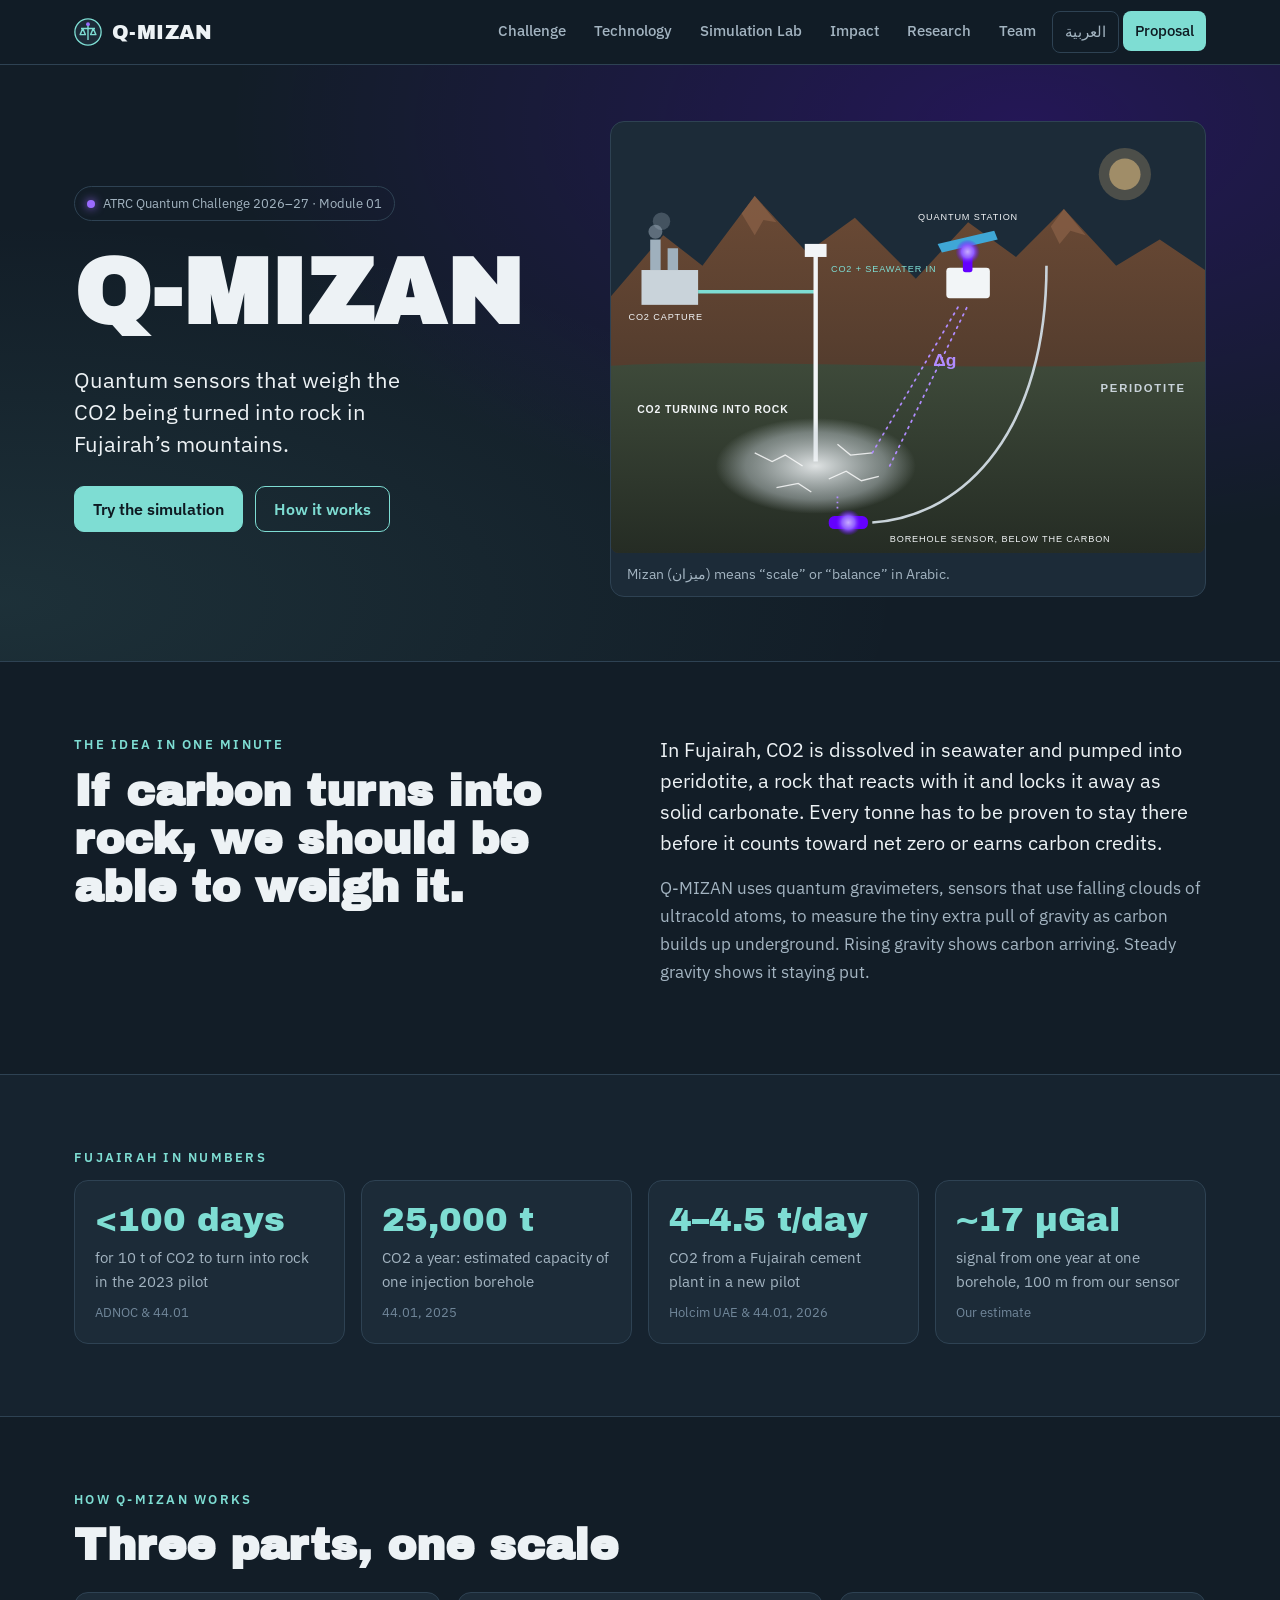
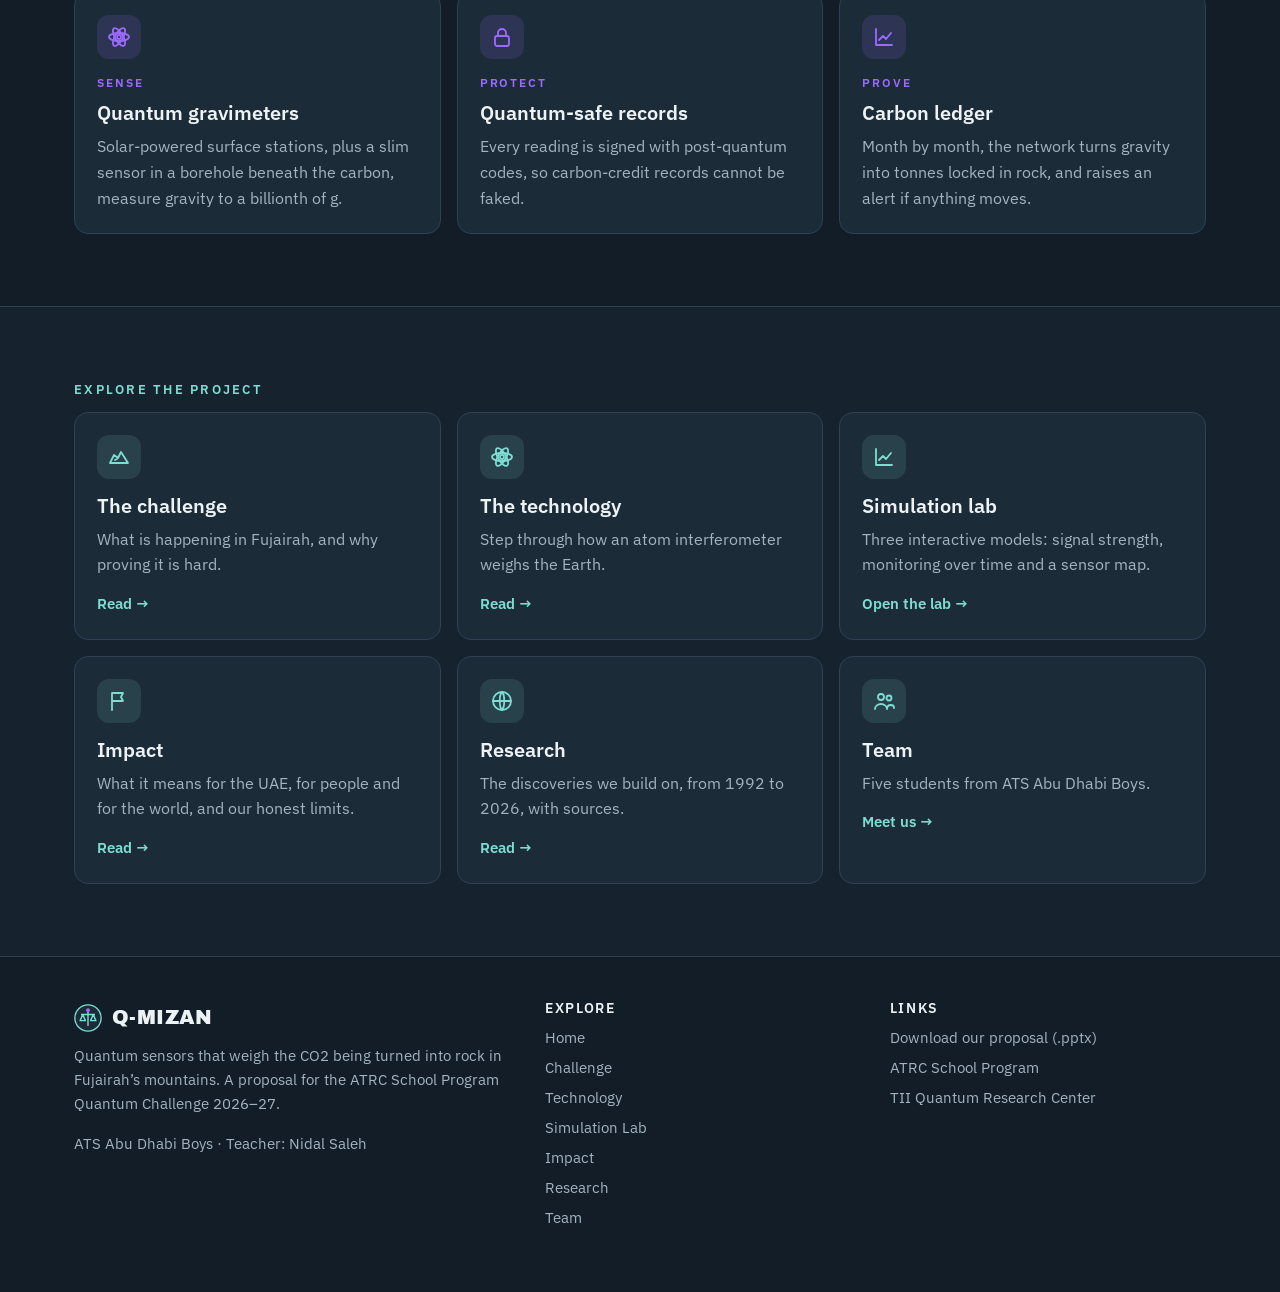
<file: index.html>
<!DOCTYPE html>
<html lang="en" dir="ltr">
<head>
<meta charset="utf-8">
<meta name="viewport" content="width=device-width, initial-scale=1">
<title>Q-MIZAN</title>
<meta name="description" content="Q-MIZAN: quantum gravity sensors that weigh the CO2 being turned into rock in Fujairah, UAE.">
<meta property="og:title" content="Q-MIZAN">
<meta property="og:description" content="Q-MIZAN: quantum gravity sensors that weigh the CO2 being turned into rock in Fujairah, UAE.">
<link rel="alternate" hreflang="ar" href="ar/index.html">
<link rel="icon" href="assets/img/favicon.svg" type="image/svg+xml">
<link rel="preconnect" href="https://fonts.googleapis.com">
<link rel="preconnect" href="https://fonts.gstatic.com" crossorigin>
<link href="https://fonts.googleapis.com/css2?family=Archivo+Black&family=IBM+Plex+Sans:ital,wght@0,400;0,500;0,600;1,400&family=IBM+Plex+Mono:wght@500&display=swap" rel="stylesheet">
<link rel="stylesheet" href="assets/css/style.css">
</head>
<body>
<a class="skip" href="#main">Skip to content</a>
<nav class="nav" aria-label="Main">
  <div class="wrap">
    <a class="brand" href="index.html"><svg viewBox="0 0 32 32" aria-hidden="true"><circle cx="16" cy="16" r="15" fill="#1C2B38" stroke="#7EDDD3" stroke-width="1.5"/><path d="M8 12h16M16 7v18M10 12l-3 7h6zM22 12l-3 7h6z" stroke="#7EDDD3" stroke-width="1.6" fill="none" stroke-linejoin="round"/><circle cx="16" cy="7" r="2.2" fill="#9B6BFF"/></svg>Q-MIZAN</a>
    <button class="menu-btn" type="button" aria-expanded="false" aria-controls="menu">Menu</button>
    <ul id="menu"><li><a href="challenge.html">Challenge</a></li><li><a href="technology.html">Technology</a></li><li><a href="lab.html">Simulation Lab</a></li><li><a href="impact.html">Impact</a></li><li><a href="research.html">Research</a></li><li><a href="team.html">Team</a></li><li><a class="lang" href="ar/index.html" lang="ar" hreflang="ar">العربية</a></li><li><a class="cta" href="assets/docs/Q-MIZAN_Proposal.pptx">Proposal</a></li></ul>
  </div>
</nav>
<main id="main">

<div class="hero">
  <div class="wrap grid-2">
    <div>
      <div class="badge"><i></i>ATRC Quantum Challenge 2026–27 · Module 01</div>
      <h1>Q-MIZAN</h1>
      <p class="tag">Quantum sensors that weigh the CO2 being turned into rock in Fujairah’s mountains.</p>
      <div class="btns">
        <a class="btn primary" href="lab.html">Try the simulation</a>
        <a class="btn" href="technology.html">How it works</a>
      </div>
    </div>
    <figure class="figure">
      <img src="assets/img/hero.svg" alt="Cross-section of the Hajar mountains: CO2 is captured, injected into peridotite and turns to rock, while a quantum station on the surface and a borehole sensor beneath the carbon measure the change in gravity" width="1364" height="990">
      <figcaption>Mizan (ميزان) means “scale” or “balance” in Arabic.</figcaption>
    </figure>
  </div>
</div>

<section>
  <div class="wrap">
    <div class="grid-2 top">
      <div>
        <div class="eyebrow">The idea in one minute</div>
        <h2>If carbon turns into rock, we should be able to weigh it.</h2>
      </div>
      <div class="read">
        <p class="lead">In Fujairah, CO2 is dissolved in seawater and pumped into peridotite, a rock that reacts with it and locks it away as solid carbonate. Every tonne has to be proven to stay there before it counts toward net zero or earns carbon credits.</p>
        <p class="muted">Q-MIZAN uses quantum gravimeters, sensors that use falling clouds of ultracold atoms, to measure the tiny extra pull of gravity as carbon builds up underground. Rising gravity shows carbon arriving. Steady gravity shows it staying put.</p>
      </div>
    </div>
  </div>
</section>

<section class="alt">
  <div class="wrap">
    <div class="eyebrow">Fujairah in numbers</div>
    <div class="grid-4">
      <div class="stat"><div class="big">&lt;100 days</div><div class="lab">for 10 t of CO2 to turn into rock in the 2023 pilot</div><div class="src">ADNOC &amp; 44.01</div></div>
      <div class="stat"><div class="big">25,000 t</div><div class="lab">CO2 a year: estimated capacity of one injection borehole</div><div class="src">44.01, 2025</div></div>
      <div class="stat"><div class="big">4–4.5 t/day</div><div class="lab">CO2 from a Fujairah cement plant in a new pilot</div><div class="src">Holcim UAE &amp; 44.01, 2026</div></div>
      <div class="stat"><div class="big">~17 µGal</div><div class="lab">signal from one year at one borehole, 100 m from our sensor</div><div class="src">Our estimate</div></div>
    </div>
  </div>
</section>

<section>
  <div class="wrap">
    <div class="eyebrow">How Q-MIZAN works</div>
    <h2>Three parts, one scale</h2>
    <div class="grid-3" style="margin-top:22px">
      <div class="card"><div class="icon v"><svg viewBox="0 0 24 24"><circle cx="12" cy="12" r="2"/><ellipse cx="12" cy="12" rx="10" ry="4"/><ellipse cx="12" cy="12" rx="10" ry="4" transform="rotate(60 12 12)"/><ellipse cx="12" cy="12" rx="10" ry="4" transform="rotate(120 12 12)"/></svg></div><div class="k">Sense</div><h3>Quantum gravimeters</h3><p>Solar-powered surface stations, plus a slim sensor in a borehole beneath the carbon, measure gravity to a billionth of g.</p></div>
      <div class="card"><div class="icon v"><svg viewBox="0 0 24 24"><rect x="5" y="11" width="14" height="10" rx="2"/><path d="M8 11V8a4 4 0 0 1 8 0v3"/></svg></div><div class="k">Protect</div><h3>Quantum-safe records</h3><p>Every reading is signed with post-quantum codes, so carbon-credit records cannot be faked.</p></div>
      <div class="card"><div class="icon v"><svg viewBox="0 0 24 24"><path d="M4 20V4M4 20h16"/><path d="M7 15l4-4 3 3 5-6"/></svg></div><div class="k">Prove</div><h3>Carbon ledger</h3><p>Month by month, the network turns gravity into tonnes locked in rock, and raises an alert if anything moves.</p></div>
    </div>
  </div>
</section>

<section class="alt">
  <div class="wrap">
    <div class="eyebrow">Explore the project</div>
    <div class="grid-3">
      <a class="card link" href="challenge.html"><div class="icon"><svg viewBox="0 0 24 24"><path d="M3 18l4-8 4 3 3-6 7 11z"/><path d="M8 15l2-1"/></svg></div><h3>The challenge</h3><p>What is happening in Fujairah, and why proving it is hard.</p><span class="go">Read →</span></a>
      <a class="card link" href="technology.html"><div class="icon"><svg viewBox="0 0 24 24"><circle cx="12" cy="12" r="2"/><ellipse cx="12" cy="12" rx="10" ry="4"/><ellipse cx="12" cy="12" rx="10" ry="4" transform="rotate(60 12 12)"/><ellipse cx="12" cy="12" rx="10" ry="4" transform="rotate(120 12 12)"/></svg></div><h3>The technology</h3><p>Step through how an atom interferometer weighs the Earth.</p><span class="go">Read →</span></a>
      <a class="card link" href="lab.html"><div class="icon"><svg viewBox="0 0 24 24"><path d="M4 20V4M4 20h16"/><path d="M7 15l4-4 3 3 5-6"/></svg></div><h3>Simulation lab</h3><p>Three interactive models: signal strength, monitoring over time and a sensor map.</p><span class="go">Open the lab →</span></a>
      <a class="card link" href="impact.html"><div class="icon"><svg viewBox="0 0 24 24"><path d="M5 21V4M5 4h11l-2 4 2 4H5"/></svg></div><h3>Impact</h3><p>What it means for the UAE, for people and for the world, and our honest limits.</p><span class="go">Read →</span></a>
      <a class="card link" href="research.html"><div class="icon"><svg viewBox="0 0 24 24"><circle cx="12" cy="12" r="9"/><path d="M3 12h18M12 3c3 3 3 15 0 18M12 3c-3 3-3 15 0 18"/></svg></div><h3>Research</h3><p>The discoveries we build on, from 1992 to 2026, with sources.</p><span class="go">Read →</span></a>
      <a class="card link" href="team.html"><div class="icon"><svg viewBox="0 0 24 24"><circle cx="9" cy="8" r="3"/><circle cx="17" cy="9" r="2.5"/><path d="M3 20c0-3 3-5 6-5s6 2 6 5M15 20c0-2 1-4 4-4 2 0 3 1 3 3"/></svg></div><h3>Team</h3><p>Five students from ATS Abu Dhabi Boys.</p><span class="go">Meet us →</span></a>
    </div>
  </div>
</section>

</main>
<footer>
  <div class="wrap">
    <div>
      <a class="brand" href="index.html" style="margin-bottom:10px"><svg viewBox="0 0 32 32" aria-hidden="true"><circle cx="16" cy="16" r="15" fill="#1C2B38" stroke="#7EDDD3" stroke-width="1.5"/><path d="M8 12h16M16 7v18M10 12l-3 7h6zM22 12l-3 7h6z" stroke="#7EDDD3" stroke-width="1.6" fill="none" stroke-linejoin="round"/><circle cx="16" cy="7" r="2.2" fill="#9B6BFF"/></svg>Q-MIZAN</a>
      <p>Quantum sensors that weigh the CO2 being turned into rock in Fujairah’s mountains. A proposal for the ATRC School Program Quantum Challenge 2026–27.</p>
      <p>ATS Abu Dhabi Boys · Teacher: Nidal Saleh</p>
    </div>
    <div><h4>Explore</h4><ul><li><a href="index.html">Home</a></li><li><a href="challenge.html">Challenge</a></li><li><a href="technology.html">Technology</a></li><li><a href="lab.html">Simulation Lab</a></li><li><a href="impact.html">Impact</a></li><li><a href="research.html">Research</a></li><li><a href="team.html">Team</a></li></ul></div>
    <div><h4>Links</h4><ul><li><a href="assets/docs/Q-MIZAN_Proposal.pptx">Download our proposal (.pptx)</a></li><li><a href="https://atrcschoolprogram.ae">ATRC School Program</a></li><li><a href="https://www.tii.ae/quantum">TII Quantum Research Center</a></li></ul></div>
  </div>
</footer>
<script src="assets/js/main.js"></script>

</body>
</html>
</file>
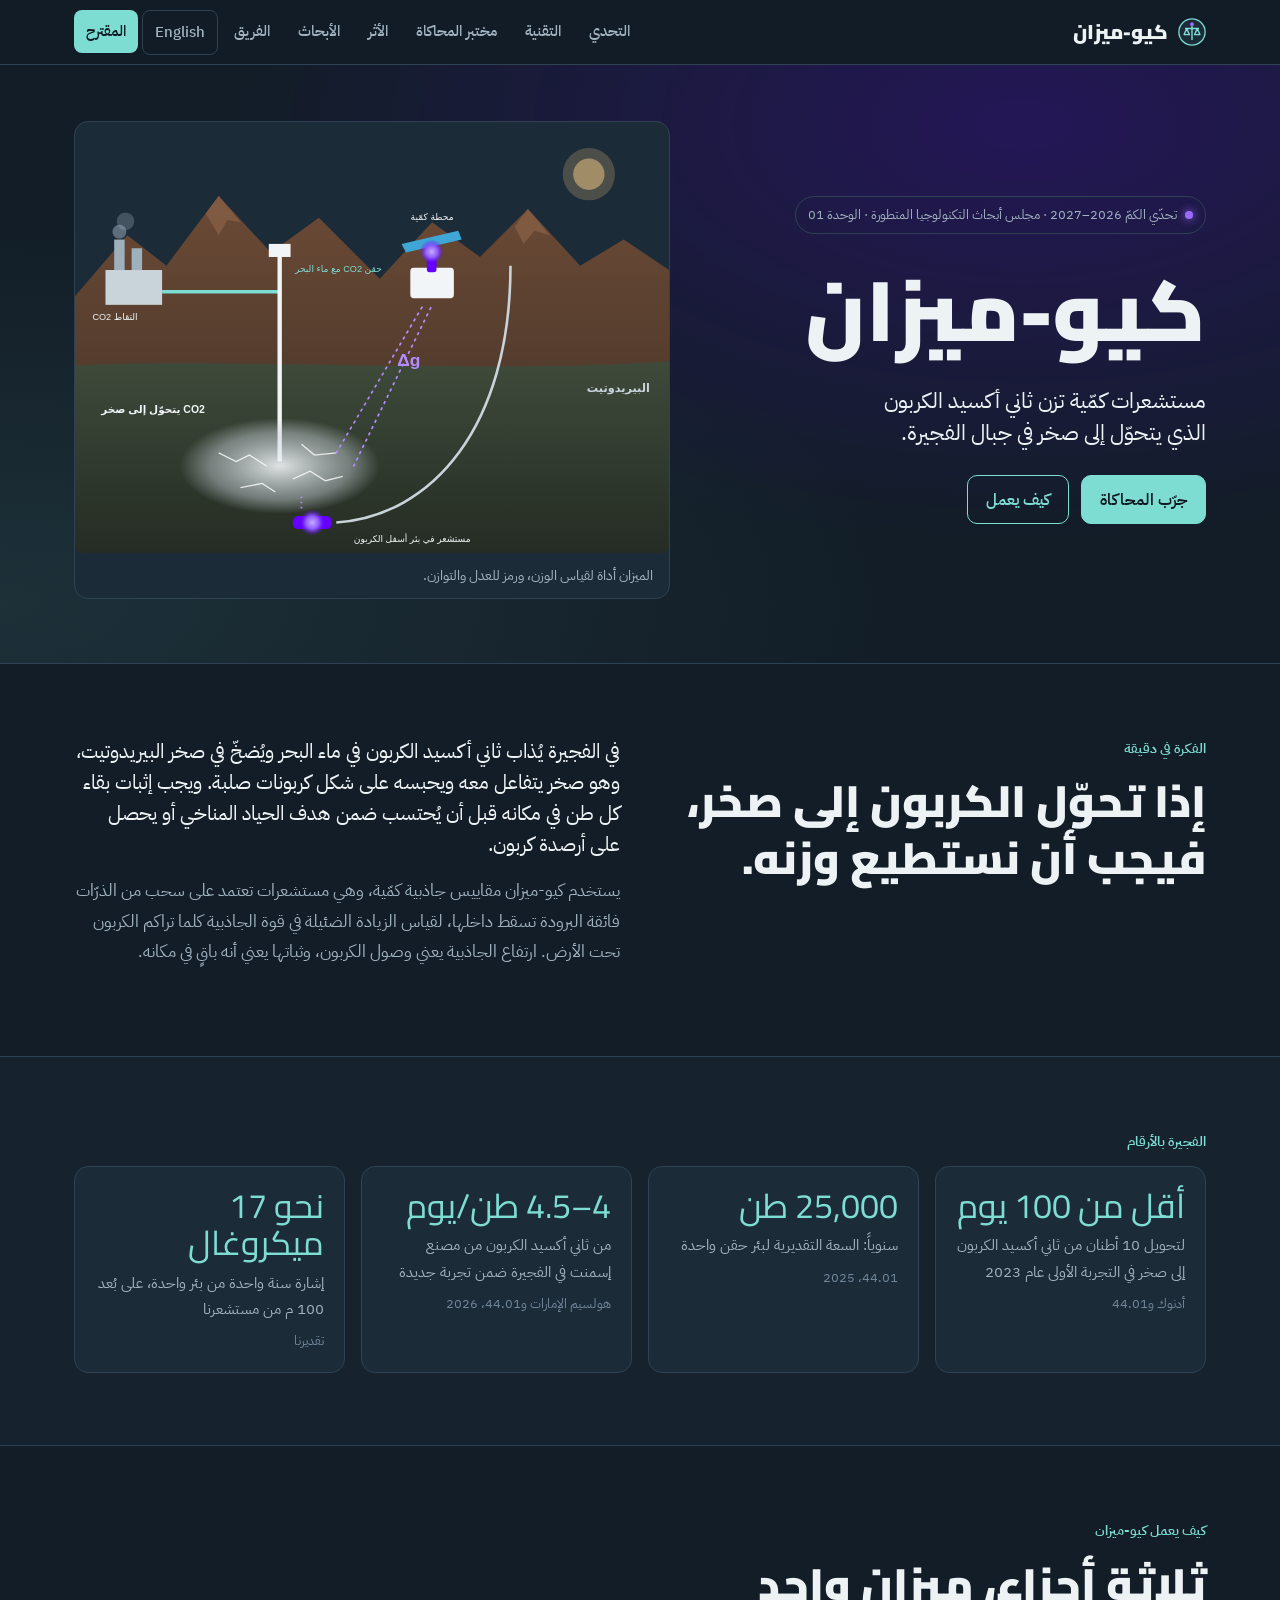
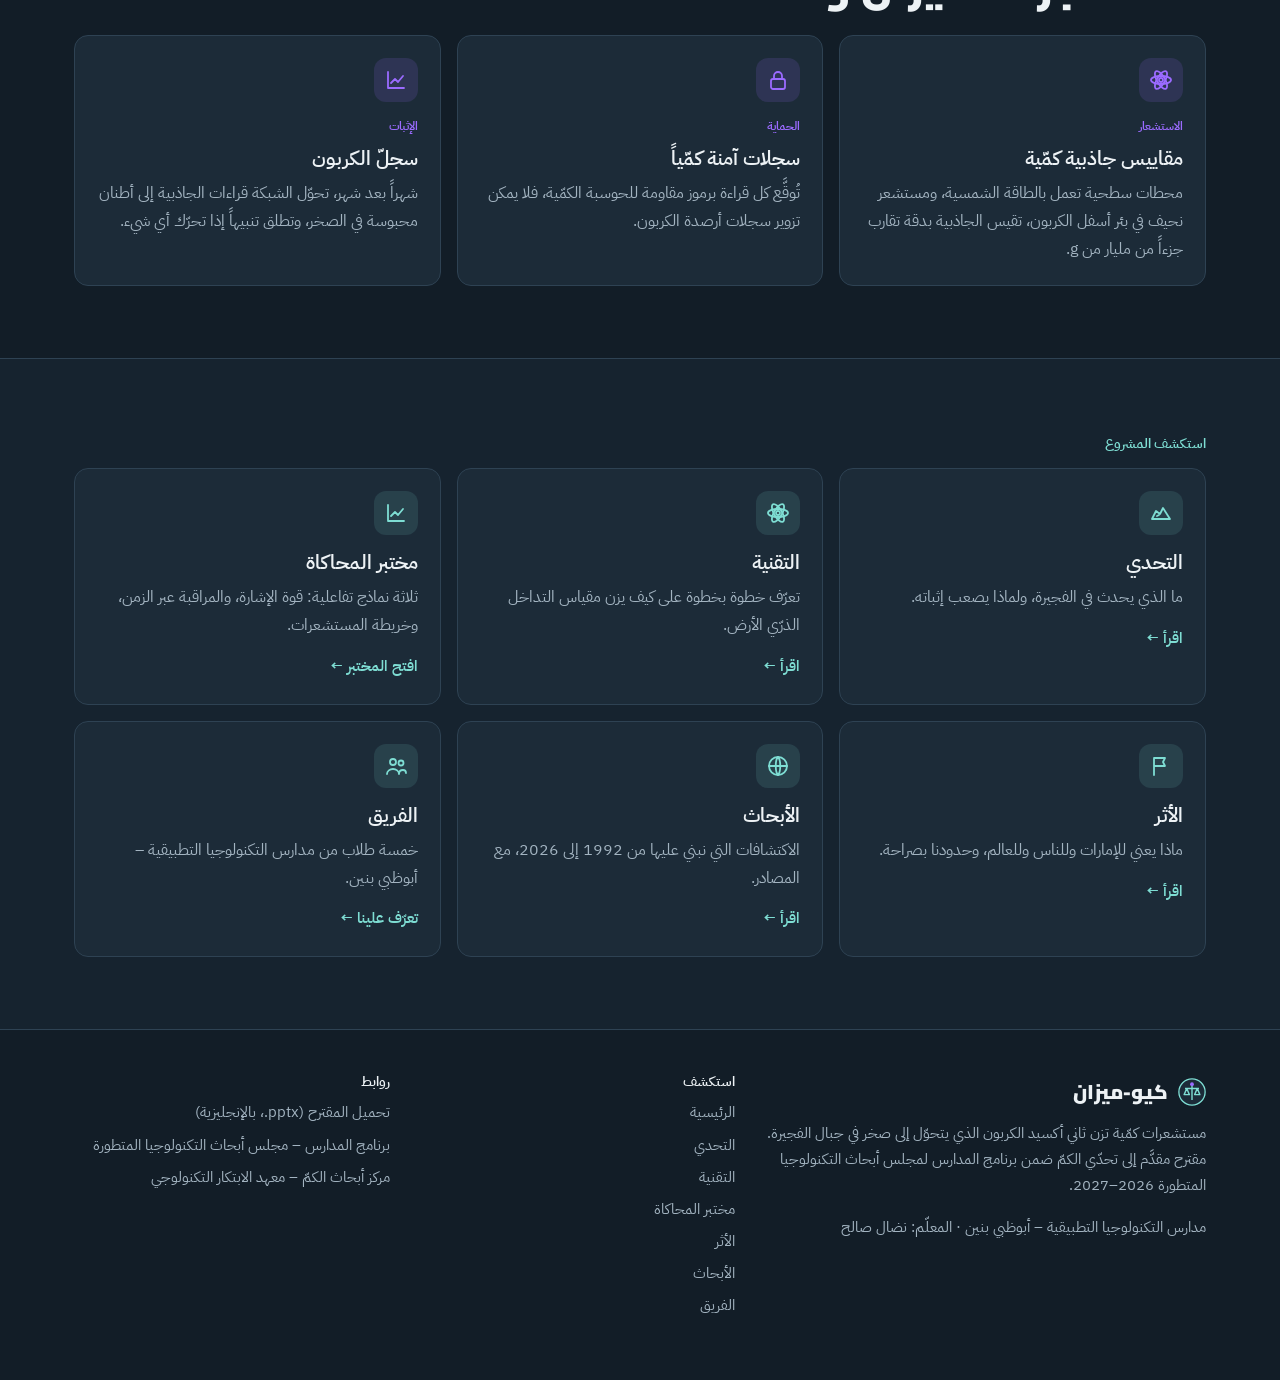
<file: ar/index.html>
<!DOCTYPE html>
<html lang="ar" dir="rtl">
<head>
<meta charset="utf-8">
<meta name="viewport" content="width=device-width, initial-scale=1">
<title>كيو-ميزان</title>
<meta name="description" content="كيو-ميزان: مستشعرات جاذبية كمّية تزن ثاني أكسيد الكربون الذي يتحوّل إلى صخر في الفجيرة، الإمارات.">
<meta property="og:title" content="كيو-ميزان">
<meta property="og:description" content="كيو-ميزان: مستشعرات جاذبية كمّية تزن ثاني أكسيد الكربون الذي يتحوّل إلى صخر في الفجيرة، الإمارات.">
<link rel="alternate" hreflang="en" href="../index.html">
<link rel="icon" href="../assets/img/favicon.svg" type="image/svg+xml">
<link rel="preconnect" href="https://fonts.googleapis.com">
<link rel="preconnect" href="https://fonts.gstatic.com" crossorigin>
<link href="https://fonts.googleapis.com/css2?family=Cairo:wght@800;900&family=IBM+Plex+Sans+Arabic:wght@400;500;600&family=IBM+Plex+Mono:wght@500&display=swap" rel="stylesheet">
<link rel="stylesheet" href="../assets/css/style.css">
</head>
<body>
<a class="skip" href="#main">انتقل إلى المحتوى</a>
<nav class="nav" aria-label="الرئيسية">
  <div class="wrap">
    <a class="brand" href="index.html"><svg viewBox="0 0 32 32" aria-hidden="true"><circle cx="16" cy="16" r="15" fill="#1C2B38" stroke="#7EDDD3" stroke-width="1.5"/><path d="M8 12h16M16 7v18M10 12l-3 7h6zM22 12l-3 7h6z" stroke="#7EDDD3" stroke-width="1.6" fill="none" stroke-linejoin="round"/><circle cx="16" cy="7" r="2.2" fill="#9B6BFF"/></svg>كيو-ميزان</a>
    <button class="menu-btn" type="button" aria-expanded="false" aria-controls="menu">القائمة</button>
    <ul id="menu"><li><a href="challenge.html">التحدي</a></li><li><a href="technology.html">التقنية</a></li><li><a href="lab.html">مختبر المحاكاة</a></li><li><a href="impact.html">الأثر</a></li><li><a href="research.html">الأبحاث</a></li><li><a href="team.html">الفريق</a></li><li><a class="lang" href="../index.html" lang="en" hreflang="en">English</a></li><li><a class="cta" href="../assets/docs/Q-MIZAN_Proposal.pptx">المقترح</a></li></ul>
  </div>
</nav>
<main id="main">

<div class="hero">
  <div class="wrap grid-2">
    <div>
      <div class="badge"><i></i>تحدّي الكمّ 2026–2027 · مجلس أبحاث التكنولوجيا المتطورة · الوحدة 01</div>
      <h1>كيو-ميزان</h1>
      <p class="tag">مستشعرات كمّية تزن ثاني أكسيد الكربون الذي يتحوّل إلى صخر في جبال الفجيرة.</p>
      <div class="btns">
        <a class="btn primary" href="lab.html">جرّب المحاكاة</a>
        <a class="btn" href="technology.html">كيف يعمل</a>
      </div>
    </div>
    <figure class="figure">
      <img src="../assets/img/ar/hero.svg" alt="مقطع عرضي لجبال الحجر: يُلتقط ثاني أكسيد الكربون ويُحقن في صخر البيريدوتيت فيتحوّل إلى صخر، بينما تقيس محطة كمّية على السطح ومستشعر في بئر أسفل الكربون التغيّر في الجاذبية" width="1364" height="990">
      <figcaption>الميزان أداة لقياس الوزن، ورمز للعدل والتوازن.</figcaption>
    </figure>
  </div>
</div>

<section>
  <div class="wrap">
    <div class="grid-2 top">
      <div>
        <div class="eyebrow">الفكرة في دقيقة</div>
        <h2>إذا تحوّل الكربون إلى صخر، فيجب أن نستطيع وزنه.</h2>
      </div>
      <div class="read">
        <p class="lead">في الفجيرة يُذاب ثاني أكسيد الكربون في ماء البحر ويُضخّ في صخر البيريدوتيت، وهو صخر يتفاعل معه ويحبسه على شكل كربونات صلبة. ويجب إثبات بقاء كل طن في مكانه قبل أن يُحتسب ضمن هدف الحياد المناخي أو يحصل على أرصدة كربون.</p>
        <p class="muted">يستخدم كيو-ميزان مقاييس جاذبية كمّية، وهي مستشعرات تعتمد على سحب من الذرّات فائقة البرودة تسقط داخلها، لقياس الزيادة الضئيلة في قوة الجاذبية كلما تراكم الكربون تحت الأرض. ارتفاع الجاذبية يعني وصول الكربون، وثباتها يعني أنه باقٍ في مكانه.</p>
      </div>
    </div>
  </div>
</section>

<section class="alt">
  <div class="wrap">
    <div class="eyebrow">الفجيرة بالأرقام</div>
    <div class="grid-4">
      <div class="stat"><div class="big">أقل من 100 يوم</div><div class="lab">لتحويل 10 أطنان من ثاني أكسيد الكربون إلى صخر في التجربة الأولى عام 2023</div><div class="src">أدنوك و44.01</div></div>
      <div class="stat"><div class="big">25,000 طن</div><div class="lab">سنوياً: السعة التقديرية لبئر حقن واحدة</div><div class="src">44.01، 2025</div></div>
      <div class="stat"><div class="big">4–4.5 طن/يوم</div><div class="lab">من ثاني أكسيد الكربون من مصنع إسمنت في الفجيرة ضمن تجربة جديدة</div><div class="src">هولسيم الإمارات و44.01، 2026</div></div>
      <div class="stat"><div class="big">نحو 17 ميكروغال</div><div class="lab">إشارة سنة واحدة من بئر واحدة، على بُعد 100 م من مستشعرنا</div><div class="src">تقديرنا</div></div>
    </div>
  </div>
</section>

<section>
  <div class="wrap">
    <div class="eyebrow">كيف يعمل كيو-ميزان</div>
    <h2>ثلاثة أجزاء، ميزان واحد</h2>
    <div class="grid-3" style="margin-top:22px">
      <div class="card"><div class="icon v"><svg viewBox="0 0 24 24"><circle cx="12" cy="12" r="2"/><ellipse cx="12" cy="12" rx="10" ry="4"/><ellipse cx="12" cy="12" rx="10" ry="4" transform="rotate(60 12 12)"/><ellipse cx="12" cy="12" rx="10" ry="4" transform="rotate(120 12 12)"/></svg></div><div class="k">الاستشعار</div><h3>مقاييس جاذبية كمّية</h3><p>محطات سطحية تعمل بالطاقة الشمسية، ومستشعر نحيف في بئر أسفل الكربون، تقيس الجاذبية بدقة تقارب جزءاً من مليار من g.</p></div>
      <div class="card"><div class="icon v"><svg viewBox="0 0 24 24"><rect x="5" y="11" width="14" height="10" rx="2"/><path d="M8 11V8a4 4 0 0 1 8 0v3"/></svg></div><div class="k">الحماية</div><h3>سجلات آمنة كمّياً</h3><p>تُوقَّع كل قراءة برموز مقاومة للحوسبة الكمّية، فلا يمكن تزوير سجلات أرصدة الكربون.</p></div>
      <div class="card"><div class="icon v"><svg viewBox="0 0 24 24"><path d="M4 20V4M4 20h16"/><path d="M7 15l4-4 3 3 5-6"/></svg></div><div class="k">الإثبات</div><h3>سجلّ الكربون</h3><p>شهراً بعد شهر، تحوّل الشبكة قراءات الجاذبية إلى أطنان محبوسة في الصخر، وتطلق تنبيهاً إذا تحرّك أي شيء.</p></div>
    </div>
  </div>
</section>

<section class="alt">
  <div class="wrap">
    <div class="eyebrow">استكشف المشروع</div>
    <div class="grid-3">
      <a class="card link" href="challenge.html"><div class="icon"><svg viewBox="0 0 24 24"><path d="M3 18l4-8 4 3 3-6 7 11z"/><path d="M8 15l2-1"/></svg></div><h3>التحدي</h3><p>ما الذي يحدث في الفجيرة، ولماذا يصعب إثباته.</p><span class="go">اقرأ ←</span></a>
      <a class="card link" href="technology.html"><div class="icon"><svg viewBox="0 0 24 24"><circle cx="12" cy="12" r="2"/><ellipse cx="12" cy="12" rx="10" ry="4"/><ellipse cx="12" cy="12" rx="10" ry="4" transform="rotate(60 12 12)"/><ellipse cx="12" cy="12" rx="10" ry="4" transform="rotate(120 12 12)"/></svg></div><h3>التقنية</h3><p>تعرّف خطوة بخطوة على كيف يزن مقياس التداخل الذرّي الأرض.</p><span class="go">اقرأ ←</span></a>
      <a class="card link" href="lab.html"><div class="icon"><svg viewBox="0 0 24 24"><path d="M4 20V4M4 20h16"/><path d="M7 15l4-4 3 3 5-6"/></svg></div><h3>مختبر المحاكاة</h3><p>ثلاثة نماذج تفاعلية: قوة الإشارة، والمراقبة عبر الزمن، وخريطة المستشعرات.</p><span class="go">افتح المختبر ←</span></a>
      <a class="card link" href="impact.html"><div class="icon"><svg viewBox="0 0 24 24"><path d="M5 21V4M5 4h11l-2 4 2 4H5"/></svg></div><h3>الأثر</h3><p>ماذا يعني للإمارات وللناس وللعالم، وحدودنا بصراحة.</p><span class="go">اقرأ ←</span></a>
      <a class="card link" href="research.html"><div class="icon"><svg viewBox="0 0 24 24"><circle cx="12" cy="12" r="9"/><path d="M3 12h18M12 3c3 3 3 15 0 18M12 3c-3 3-3 15 0 18"/></svg></div><h3>الأبحاث</h3><p>الاكتشافات التي نبني عليها من 1992 إلى 2026، مع المصادر.</p><span class="go">اقرأ ←</span></a>
      <a class="card link" href="team.html"><div class="icon"><svg viewBox="0 0 24 24"><circle cx="9" cy="8" r="3"/><circle cx="17" cy="9" r="2.5"/><path d="M3 20c0-3 3-5 6-5s6 2 6 5M15 20c0-2 1-4 4-4 2 0 3 1 3 3"/></svg></div><h3>الفريق</h3><p>خمسة طلاب من مدارس التكنولوجيا التطبيقية – أبوظبي بنين.</p><span class="go">تعرّف علينا ←</span></a>
    </div>
  </div>
</section>

</main>
<footer>
  <div class="wrap">
    <div>
      <a class="brand" href="index.html" style="margin-bottom:10px"><svg viewBox="0 0 32 32" aria-hidden="true"><circle cx="16" cy="16" r="15" fill="#1C2B38" stroke="#7EDDD3" stroke-width="1.5"/><path d="M8 12h16M16 7v18M10 12l-3 7h6zM22 12l-3 7h6z" stroke="#7EDDD3" stroke-width="1.6" fill="none" stroke-linejoin="round"/><circle cx="16" cy="7" r="2.2" fill="#9B6BFF"/></svg>كيو-ميزان</a>
      <p>مستشعرات كمّية تزن ثاني أكسيد الكربون الذي يتحوّل إلى صخر في جبال الفجيرة. مقترح مقدَّم إلى تحدّي الكمّ ضمن برنامج المدارس لمجلس أبحاث التكنولوجيا المتطورة 2026–2027.</p>
      <p>مدارس التكنولوجيا التطبيقية – أبوظبي بنين · المعلّم: نضال صالح</p>
    </div>
    <div><h4>استكشف</h4><ul><li><a href="index.html">الرئيسية</a></li><li><a href="challenge.html">التحدي</a></li><li><a href="technology.html">التقنية</a></li><li><a href="lab.html">مختبر المحاكاة</a></li><li><a href="impact.html">الأثر</a></li><li><a href="research.html">الأبحاث</a></li><li><a href="team.html">الفريق</a></li></ul></div>
    <div><h4>روابط</h4><ul><li><a href="../assets/docs/Q-MIZAN_Proposal.pptx">تحميل المقترح (‎.pptx، بالإنجليزية)</a></li><li><a href="https://atrcschoolprogram.ae">برنامج المدارس – مجلس أبحاث التكنولوجيا المتطورة</a></li><li><a href="https://www.tii.ae/quantum">مركز أبحاث الكمّ – معهد الابتكار التكنولوجي</a></li></ul></div>
  </div>
</footer>
<script src="../assets/js/main.js"></script>

</body>
</html>
</file>
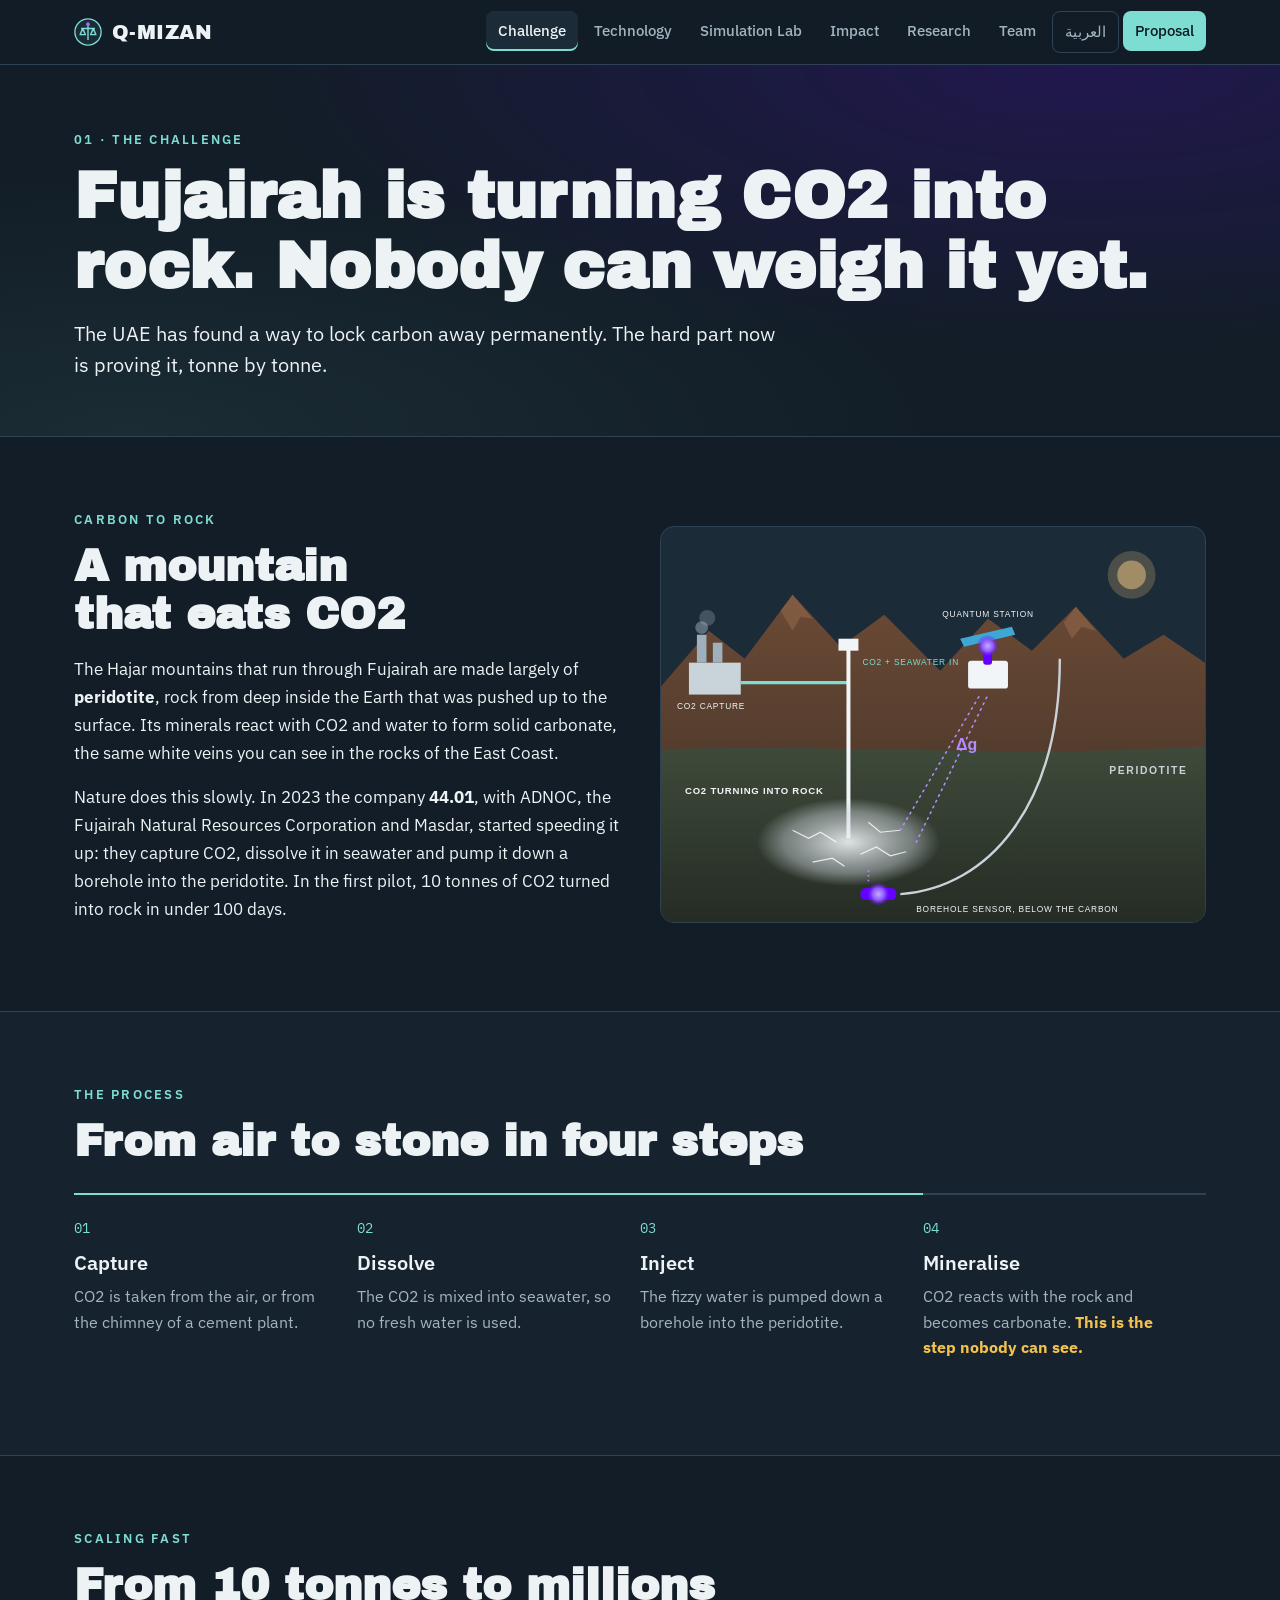
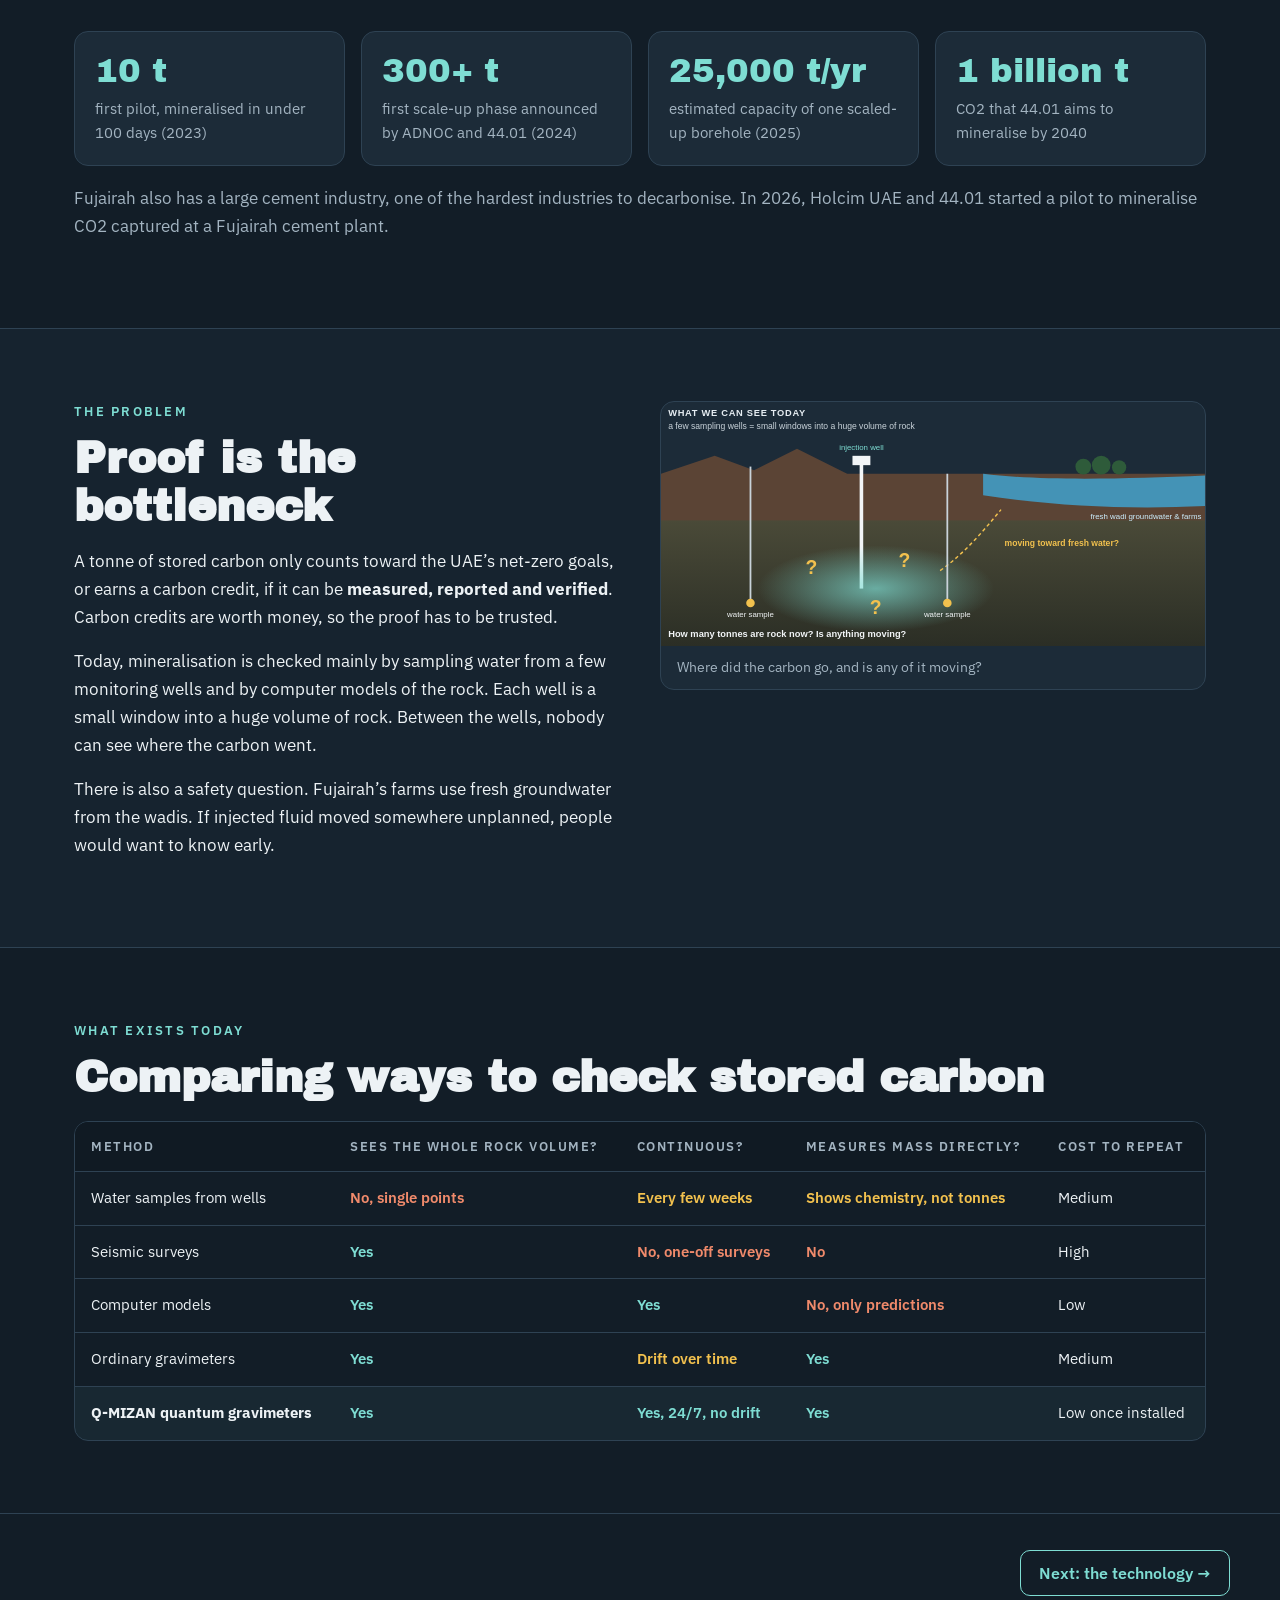
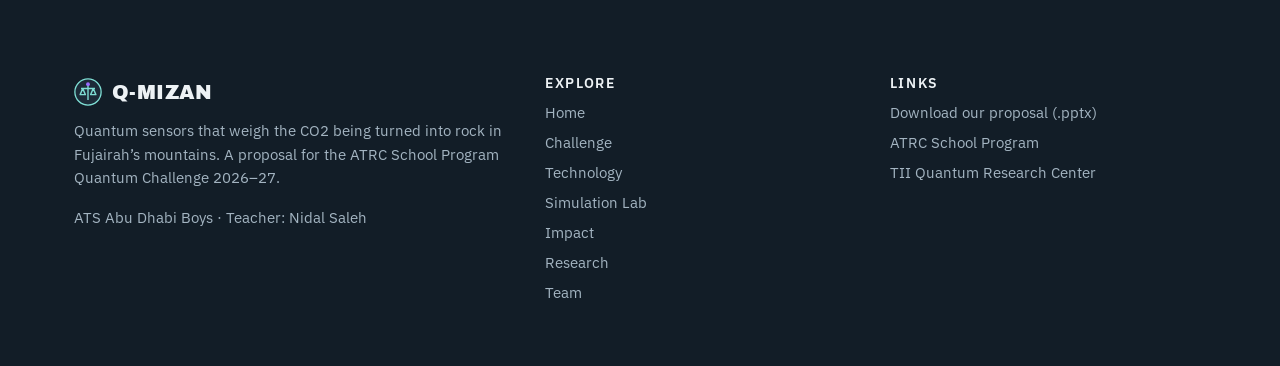
<file: challenge.html>
<!DOCTYPE html>
<html lang="en" dir="ltr">
<head>
<meta charset="utf-8">
<meta name="viewport" content="width=device-width, initial-scale=1">
<title>The challenge · Q-MIZAN</title>
<meta name="description" content="Fujairah is turning CO2 into rock. Why proving how much is locked away is hard.">
<meta property="og:title" content="The challenge · Q-MIZAN">
<meta property="og:description" content="Fujairah is turning CO2 into rock. Why proving how much is locked away is hard.">
<link rel="alternate" hreflang="ar" href="ar/challenge.html">
<link rel="icon" href="assets/img/favicon.svg" type="image/svg+xml">
<link rel="preconnect" href="https://fonts.googleapis.com">
<link rel="preconnect" href="https://fonts.gstatic.com" crossorigin>
<link href="https://fonts.googleapis.com/css2?family=Archivo+Black&family=IBM+Plex+Sans:ital,wght@0,400;0,500;0,600;1,400&family=IBM+Plex+Mono:wght@500&display=swap" rel="stylesheet">
<link rel="stylesheet" href="assets/css/style.css">
</head>
<body>
<a class="skip" href="#main">Skip to content</a>
<nav class="nav" aria-label="Main">
  <div class="wrap">
    <a class="brand" href="index.html"><svg viewBox="0 0 32 32" aria-hidden="true"><circle cx="16" cy="16" r="15" fill="#1C2B38" stroke="#7EDDD3" stroke-width="1.5"/><path d="M8 12h16M16 7v18M10 12l-3 7h6zM22 12l-3 7h6z" stroke="#7EDDD3" stroke-width="1.6" fill="none" stroke-linejoin="round"/><circle cx="16" cy="7" r="2.2" fill="#9B6BFF"/></svg>Q-MIZAN</a>
    <button class="menu-btn" type="button" aria-expanded="false" aria-controls="menu">Menu</button>
    <ul id="menu"><li><a href="challenge.html" aria-current="page">Challenge</a></li><li><a href="technology.html">Technology</a></li><li><a href="lab.html">Simulation Lab</a></li><li><a href="impact.html">Impact</a></li><li><a href="research.html">Research</a></li><li><a href="team.html">Team</a></li><li><a class="lang" href="ar/challenge.html" lang="ar" hreflang="ar">العربية</a></li><li><a class="cta" href="assets/docs/Q-MIZAN_Proposal.pptx">Proposal</a></li></ul>
  </div>
</nav>
<main id="main">

<header class="pagehead"><div class="wrap">
  <div class="eyebrow">01 · The challenge</div>
  <h1>Fujairah is turning CO2 into rock. Nobody can weigh it yet.</h1>
  <p class="lead">The UAE has found a way to lock carbon away permanently. The hard part now is proving it, tonne by tonne.</p>
</div></header>

<section>
  <div class="wrap grid-2">
    <div class="read">
      <div class="eyebrow">Carbon to rock</div>
      <h2>A mountain that eats CO2</h2>
      <p>The Hajar mountains that run through Fujairah are made largely of <strong>peridotite</strong>, rock from deep inside the Earth that was pushed up to the surface. Its minerals react with CO2 and water to form solid carbonate, the same white veins you can see in the rocks of the East Coast.</p>
      <p>Nature does this slowly. In 2023 the company <strong>44.01</strong>, with ADNOC, the Fujairah Natural Resources Corporation and Masdar, started speeding it up: they capture CO2, dissolve it in seawater and pump it down a borehole into the peridotite. In the first pilot, 10 tonnes of CO2 turned into rock in under 100 days.</p>
    </div>
    <figure class="figure"><img src="assets/img/hero.svg" alt="Cross-section showing CO2 capture, an injection well, and a carbonate zone forming in peridotite"></figure>
  </div>
</section>

<section class="alt">
  <div class="wrap">
    <div class="eyebrow">The process</div>
    <h2>From air to stone in four steps</h2>
    <div class="steps">
      <div class="step on"><h3>Capture</h3><p>CO2 is taken from the air, or from the chimney of a cement plant.</p></div>
      <div class="step on"><h3>Dissolve</h3><p>The CO2 is mixed into seawater, so no fresh water is used.</p></div>
      <div class="step on"><h3>Inject</h3><p>The fizzy water is pumped down a borehole into the peridotite.</p></div>
      <div class="step"><h3>Mineralise</h3><p>CO2 reacts with the rock and becomes carbonate. <strong style="color:var(--warn)">This is the step nobody can see.</strong></p></div>
    </div>
  </div>
</section>

<section>
  <div class="wrap">
    <div class="eyebrow">Scaling fast</div>
    <h2>From 10 tonnes to millions</h2>
    <div class="grid-4" style="margin-top:22px">
      <div class="stat"><div class="big">10 t</div><div class="lab">first pilot, mineralised in under 100 days (2023)</div></div>
      <div class="stat"><div class="big">300+ t</div><div class="lab">first scale-up phase announced by ADNOC and 44.01 (2024)</div></div>
      <div class="stat"><div class="big">25,000 t/yr</div><div class="lab">estimated capacity of one scaled-up borehole (2025)</div></div>
      <div class="stat"><div class="big">1 billion t</div><div class="lab">CO2 that 44.01 aims to mineralise by 2040</div></div>
    </div>
    <p class="muted" style="margin-top:18px">Fujairah also has a large cement industry, one of the hardest industries to decarbonise. In 2026, Holcim UAE and 44.01 started a pilot to mineralise CO2 captured at a Fujairah cement plant.</p>
  </div>
</section>

<section class="alt">
  <div class="wrap grid-2 top">
    <div class="read">
      <div class="eyebrow">The problem</div>
      <h2>Proof is the bottleneck</h2>
      <p>A tonne of stored carbon only counts toward the UAE’s net-zero goals, or earns a carbon credit, if it can be <strong>measured, reported and verified</strong>. Carbon credits are worth money, so the proof has to be trusted.</p>
      <p>Today, mineralisation is checked mainly by sampling water from a few monitoring wells and by computer models of the rock. Each well is a small window into a huge volume of rock. Between the wells, nobody can see where the carbon went.</p>
      <p>There is also a safety question. Fujairah’s farms use fresh groundwater from the wadis. If injected fluid moved somewhere unplanned, people would want to know early.</p>
    </div>
    <figure class="figure"><img src="assets/img/problem.svg" alt="Cross-section showing an injection well, a spreading plume, two sampling wells far apart and nearby fresh wadi groundwater"><figcaption>Where did the carbon go, and is any of it moving?</figcaption></figure>
  </div>
</section>

<section>
  <div class="wrap">
    <div class="eyebrow">What exists today</div>
    <h2>Comparing ways to check stored carbon</h2>
    <div class="tablewrap" style="margin-top:20px">
      <table>
        <thead><tr><th>Method</th><th>Sees the whole rock volume?</th><th>Continuous?</th><th>Measures mass directly?</th><th>Cost to repeat</th></tr></thead>
        <tbody>
          <tr><td>Water samples from wells</td><td class="no">No, single points</td><td class="part">Every few weeks</td><td class="part">Shows chemistry, not tonnes</td><td>Medium</td></tr>
          <tr><td>Seismic surveys</td><td class="yes">Yes</td><td class="no">No, one-off surveys</td><td class="no">No</td><td>High</td></tr>
          <tr><td>Computer models</td><td class="yes">Yes</td><td class="yes">Yes</td><td class="no">No, only predictions</td><td>Low</td></tr>
          <tr><td>Ordinary gravimeters</td><td class="yes">Yes</td><td class="part">Drift over time</td><td class="yes">Yes</td><td>Medium</td></tr>
          <tr><td class="us"><strong>Q-MIZAN quantum gravimeters</strong></td><td class="us yes">Yes</td><td class="us yes">Yes, 24/7, no drift</td><td class="us yes">Yes</td><td class="us">Low once installed</td></tr>
        </tbody>
      </table>
    </div>
  </div>
</section>
<div class="wrap next-page"><a class="btn" href="technology.html">Next: the technology →</a></div>

</main>
<footer>
  <div class="wrap">
    <div>
      <a class="brand" href="index.html" style="margin-bottom:10px"><svg viewBox="0 0 32 32" aria-hidden="true"><circle cx="16" cy="16" r="15" fill="#1C2B38" stroke="#7EDDD3" stroke-width="1.5"/><path d="M8 12h16M16 7v18M10 12l-3 7h6zM22 12l-3 7h6z" stroke="#7EDDD3" stroke-width="1.6" fill="none" stroke-linejoin="round"/><circle cx="16" cy="7" r="2.2" fill="#9B6BFF"/></svg>Q-MIZAN</a>
      <p>Quantum sensors that weigh the CO2 being turned into rock in Fujairah’s mountains. A proposal for the ATRC School Program Quantum Challenge 2026–27.</p>
      <p>ATS Abu Dhabi Boys · Teacher: Nidal Saleh</p>
    </div>
    <div><h4>Explore</h4><ul><li><a href="index.html">Home</a></li><li><a href="challenge.html">Challenge</a></li><li><a href="technology.html">Technology</a></li><li><a href="lab.html">Simulation Lab</a></li><li><a href="impact.html">Impact</a></li><li><a href="research.html">Research</a></li><li><a href="team.html">Team</a></li></ul></div>
    <div><h4>Links</h4><ul><li><a href="assets/docs/Q-MIZAN_Proposal.pptx">Download our proposal (.pptx)</a></li><li><a href="https://atrcschoolprogram.ae">ATRC School Program</a></li><li><a href="https://www.tii.ae/quantum">TII Quantum Research Center</a></li></ul></div>
  </div>
</footer>
<script src="assets/js/main.js"></script>

</body>
</html>
</file>
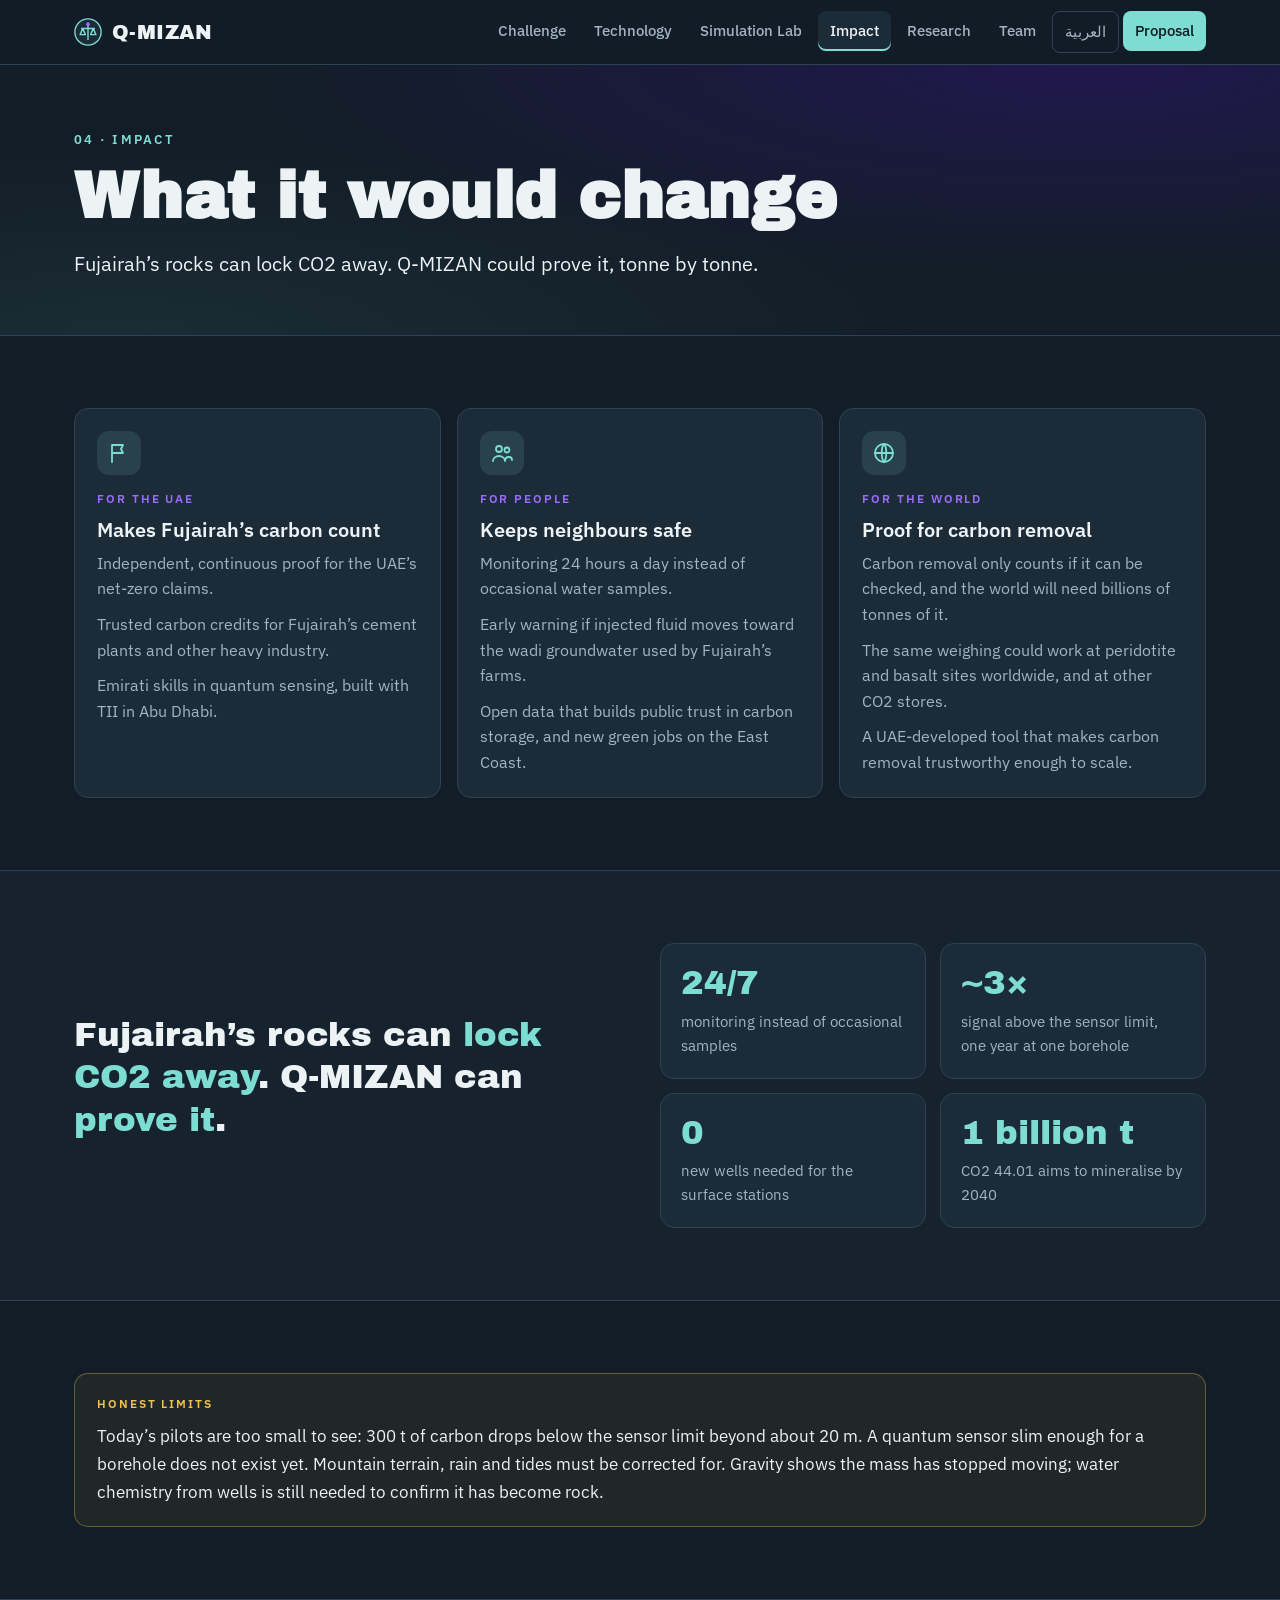
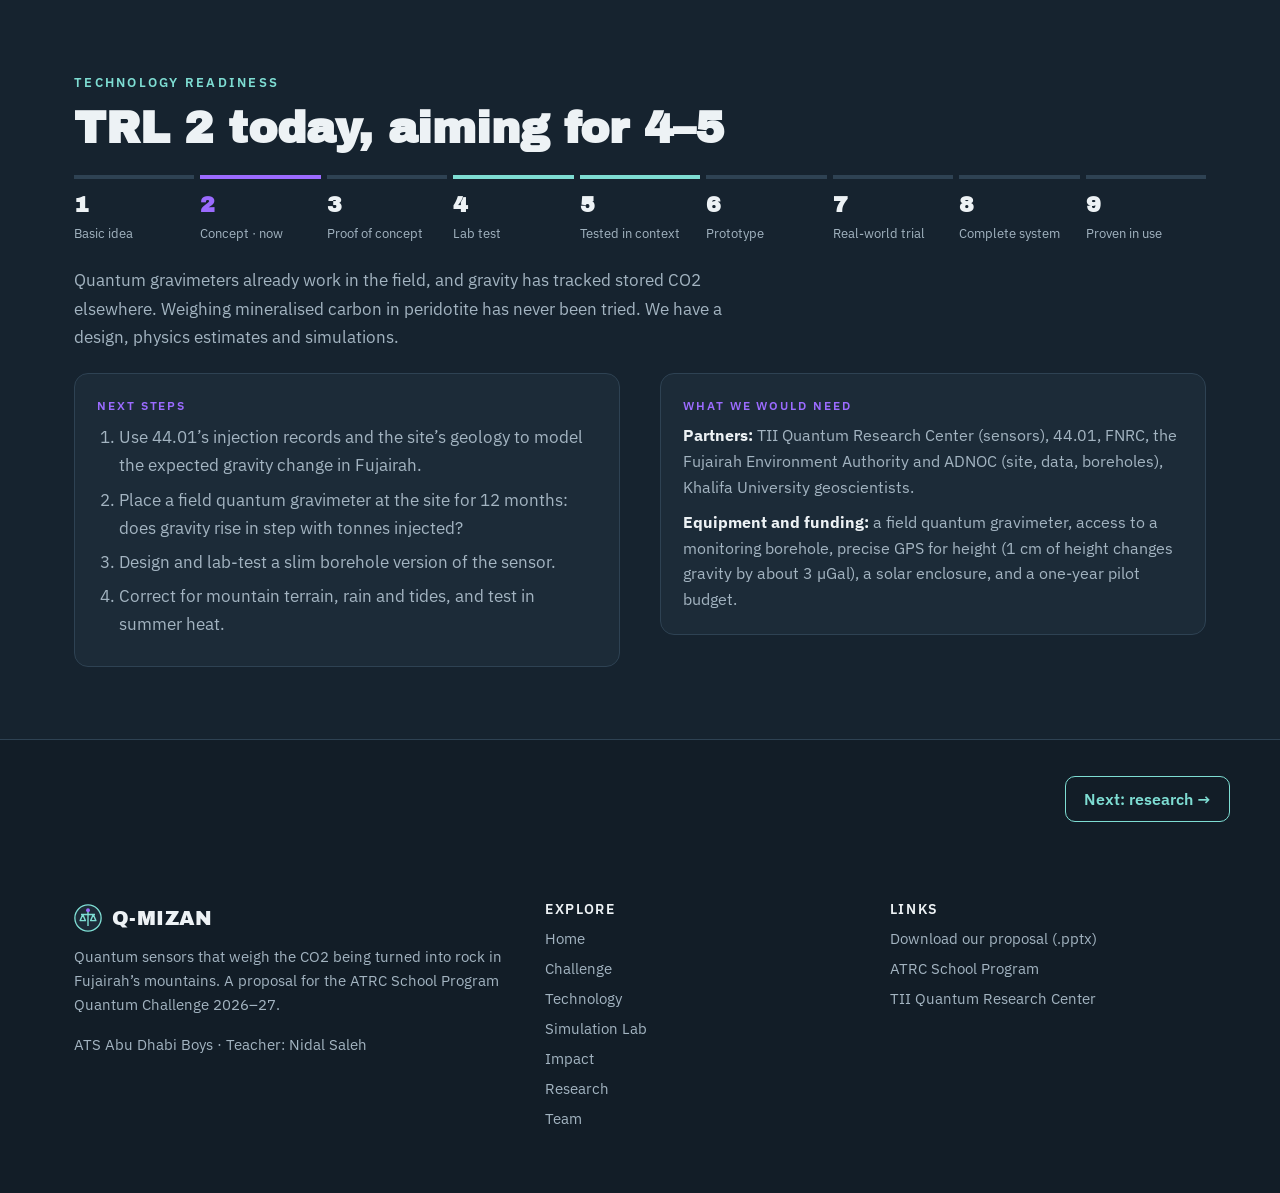
<file: impact.html>
<!DOCTYPE html>
<html lang="en" dir="ltr">
<head>
<meta charset="utf-8">
<meta name="viewport" content="width=device-width, initial-scale=1">
<title>Impact · Q-MIZAN</title>
<meta name="description" content="What Q-MIZAN would mean for the UAE, for people and for the world, and our technology readiness level.">
<meta property="og:title" content="Impact · Q-MIZAN">
<meta property="og:description" content="What Q-MIZAN would mean for the UAE, for people and for the world, and our technology readiness level.">
<link rel="alternate" hreflang="ar" href="ar/impact.html">
<link rel="icon" href="assets/img/favicon.svg" type="image/svg+xml">
<link rel="preconnect" href="https://fonts.googleapis.com">
<link rel="preconnect" href="https://fonts.gstatic.com" crossorigin>
<link href="https://fonts.googleapis.com/css2?family=Archivo+Black&family=IBM+Plex+Sans:ital,wght@0,400;0,500;0,600;1,400&family=IBM+Plex+Mono:wght@500&display=swap" rel="stylesheet">
<link rel="stylesheet" href="assets/css/style.css">
</head>
<body>
<a class="skip" href="#main">Skip to content</a>
<nav class="nav" aria-label="Main">
  <div class="wrap">
    <a class="brand" href="index.html"><svg viewBox="0 0 32 32" aria-hidden="true"><circle cx="16" cy="16" r="15" fill="#1C2B38" stroke="#7EDDD3" stroke-width="1.5"/><path d="M8 12h16M16 7v18M10 12l-3 7h6zM22 12l-3 7h6z" stroke="#7EDDD3" stroke-width="1.6" fill="none" stroke-linejoin="round"/><circle cx="16" cy="7" r="2.2" fill="#9B6BFF"/></svg>Q-MIZAN</a>
    <button class="menu-btn" type="button" aria-expanded="false" aria-controls="menu">Menu</button>
    <ul id="menu"><li><a href="challenge.html">Challenge</a></li><li><a href="technology.html">Technology</a></li><li><a href="lab.html">Simulation Lab</a></li><li><a href="impact.html" aria-current="page">Impact</a></li><li><a href="research.html">Research</a></li><li><a href="team.html">Team</a></li><li><a class="lang" href="ar/impact.html" lang="ar" hreflang="ar">العربية</a></li><li><a class="cta" href="assets/docs/Q-MIZAN_Proposal.pptx">Proposal</a></li></ul>
  </div>
</nav>
<main id="main">

<header class="pagehead"><div class="wrap">
  <div class="eyebrow">04 · Impact</div>
  <h1>What it would change</h1>
  <p class="lead">Fujairah’s rocks can lock CO2 away. Q-MIZAN could prove it, tonne by tonne.</p>
</div></header>

<section>
  <div class="wrap">
    <div class="grid-3">
      <div class="card"><div class="icon"><svg viewBox="0 0 24 24"><path d="M5 21V4M5 4h11l-2 4 2 4H5"/></svg></div><div class="k">For the UAE</div><h3>Makes Fujairah’s carbon count</h3>
        <p>Independent, continuous proof for the UAE’s net-zero claims.</p><p>Trusted carbon credits for Fujairah’s cement plants and other heavy industry.</p><p>Emirati skills in quantum sensing, built with TII in Abu Dhabi.</p></div>
      <div class="card"><div class="icon"><svg viewBox="0 0 24 24"><circle cx="9" cy="8" r="3"/><circle cx="17" cy="9" r="2.5"/><path d="M3 20c0-3 3-5 6-5s6 2 6 5M15 20c0-2 1-4 4-4 2 0 3 1 3 3"/></svg></div><div class="k">For people</div><h3>Keeps neighbours safe</h3>
        <p>Monitoring 24 hours a day instead of occasional water samples.</p><p>Early warning if injected fluid moves toward the wadi groundwater used by Fujairah’s farms.</p><p>Open data that builds public trust in carbon storage, and new green jobs on the East Coast.</p></div>
      <div class="card"><div class="icon"><svg viewBox="0 0 24 24"><circle cx="12" cy="12" r="9"/><path d="M3 12h18M12 3c3 3 3 15 0 18M12 3c-3 3-3 15 0 18"/></svg></div><div class="k">For the world</div><h3>Proof for carbon removal</h3>
        <p>Carbon removal only counts if it can be checked, and the world will need billions of tonnes of it.</p><p>The same weighing could work at peridotite and basalt sites worldwide, and at other CO2 stores.</p><p>A UAE-developed tool that makes carbon removal trustworthy enough to scale.</p></div>
    </div>
  </div>
</section>

<section class="alt">
  <div class="wrap grid-2">
    <div><p class="quote">Fujairah’s rocks can <em>lock CO2 away</em>. Q-MIZAN can <em>prove it</em>.</p></div>
    <div class="grid-2" style="gap:14px">
      <div class="stat"><div class="big">24/7</div><div class="lab">monitoring instead of occasional samples</div></div>
      <div class="stat"><div class="big">~3×</div><div class="lab">signal above the sensor limit, one year at one borehole</div></div>
      <div class="stat"><div class="big">0</div><div class="lab">new wells needed for the surface stations</div></div>
      <div class="stat"><div class="big">1 billion t</div><div class="lab">CO2 44.01 aims to mineralise by 2040</div></div>
    </div>
  </div>
</section>

<section>
  <div class="wrap">
    <div class="callout">
      <div class="k">Honest limits</div>
      <p>Today’s pilots are too small to see: 300 t of carbon drops below the sensor limit beyond about 20 m. A quantum sensor slim enough for a borehole does not exist yet. Mountain terrain, rain and tides must be corrected for. Gravity shows the mass has stopped moving; water chemistry from wells is still needed to confirm it has become rock.</p>
    </div>
  </div>
</section>

<section class="alt" id="trl">
  <div class="wrap">
    <div class="eyebrow">Technology readiness</div>
    <h2>TRL 2 today, aiming for 4–5</h2>
    <div class="trl" aria-label="Technology readiness levels 1 to 9">
      <div><b>1</b>Basic idea</div><div class="now"><b>2</b>Concept · now</div><div><b>3</b>Proof of concept</div><div class="next"><b>4</b>Lab test</div><div class="next"><b>5</b>Tested in context</div><div><b>6</b>Prototype</div><div><b>7</b>Real-world trial</div><div><b>8</b>Complete system</div><div><b>9</b>Proven in use</div>
    </div>
    <p class="read muted">Quantum gravimeters already work in the field, and gravity has tracked stored CO2 elsewhere. Weighing mineralised carbon in peridotite has never been tried. We have a design, physics estimates and simulations.</p>
    <div class="grid-2 top" style="margin-top:22px">
      <div class="card"><div class="k">Next steps</div>
        <ol style="margin:0;color:var(--muted)">
          <li>Use 44.01’s injection records and the site’s geology to model the expected gravity change in Fujairah.</li>
          <li>Place a field quantum gravimeter at the site for 12 months: does gravity rise in step with tonnes injected?</li>
          <li>Design and lab-test a slim borehole version of the sensor.</li>
          <li>Correct for mountain terrain, rain and tides, and test in summer heat.</li>
        </ol></div>
      <div class="card"><div class="k">What we would need</div>
        <p><strong style="color:var(--ink)">Partners:</strong> TII Quantum Research Center (sensors), 44.01, FNRC, the Fujairah Environment Authority and ADNOC (site, data, boreholes), Khalifa University geoscientists.</p>
        <p><strong style="color:var(--ink)">Equipment and funding:</strong> a field quantum gravimeter, access to a monitoring borehole, precise GPS for height (1 cm of height changes gravity by about 3 µGal), a solar enclosure, and a one-year pilot budget.</p></div>
    </div>
  </div>
</section>
<div class="wrap next-page"><a class="btn" href="research.html">Next: research →</a></div>

</main>
<footer>
  <div class="wrap">
    <div>
      <a class="brand" href="index.html" style="margin-bottom:10px"><svg viewBox="0 0 32 32" aria-hidden="true"><circle cx="16" cy="16" r="15" fill="#1C2B38" stroke="#7EDDD3" stroke-width="1.5"/><path d="M8 12h16M16 7v18M10 12l-3 7h6zM22 12l-3 7h6z" stroke="#7EDDD3" stroke-width="1.6" fill="none" stroke-linejoin="round"/><circle cx="16" cy="7" r="2.2" fill="#9B6BFF"/></svg>Q-MIZAN</a>
      <p>Quantum sensors that weigh the CO2 being turned into rock in Fujairah’s mountains. A proposal for the ATRC School Program Quantum Challenge 2026–27.</p>
      <p>ATS Abu Dhabi Boys · Teacher: Nidal Saleh</p>
    </div>
    <div><h4>Explore</h4><ul><li><a href="index.html">Home</a></li><li><a href="challenge.html">Challenge</a></li><li><a href="technology.html">Technology</a></li><li><a href="lab.html">Simulation Lab</a></li><li><a href="impact.html">Impact</a></li><li><a href="research.html">Research</a></li><li><a href="team.html">Team</a></li></ul></div>
    <div><h4>Links</h4><ul><li><a href="assets/docs/Q-MIZAN_Proposal.pptx">Download our proposal (.pptx)</a></li><li><a href="https://atrcschoolprogram.ae">ATRC School Program</a></li><li><a href="https://www.tii.ae/quantum">TII Quantum Research Center</a></li></ul></div>
  </div>
</footer>
<script src="assets/js/main.js"></script>

</body>
</html>
</file>
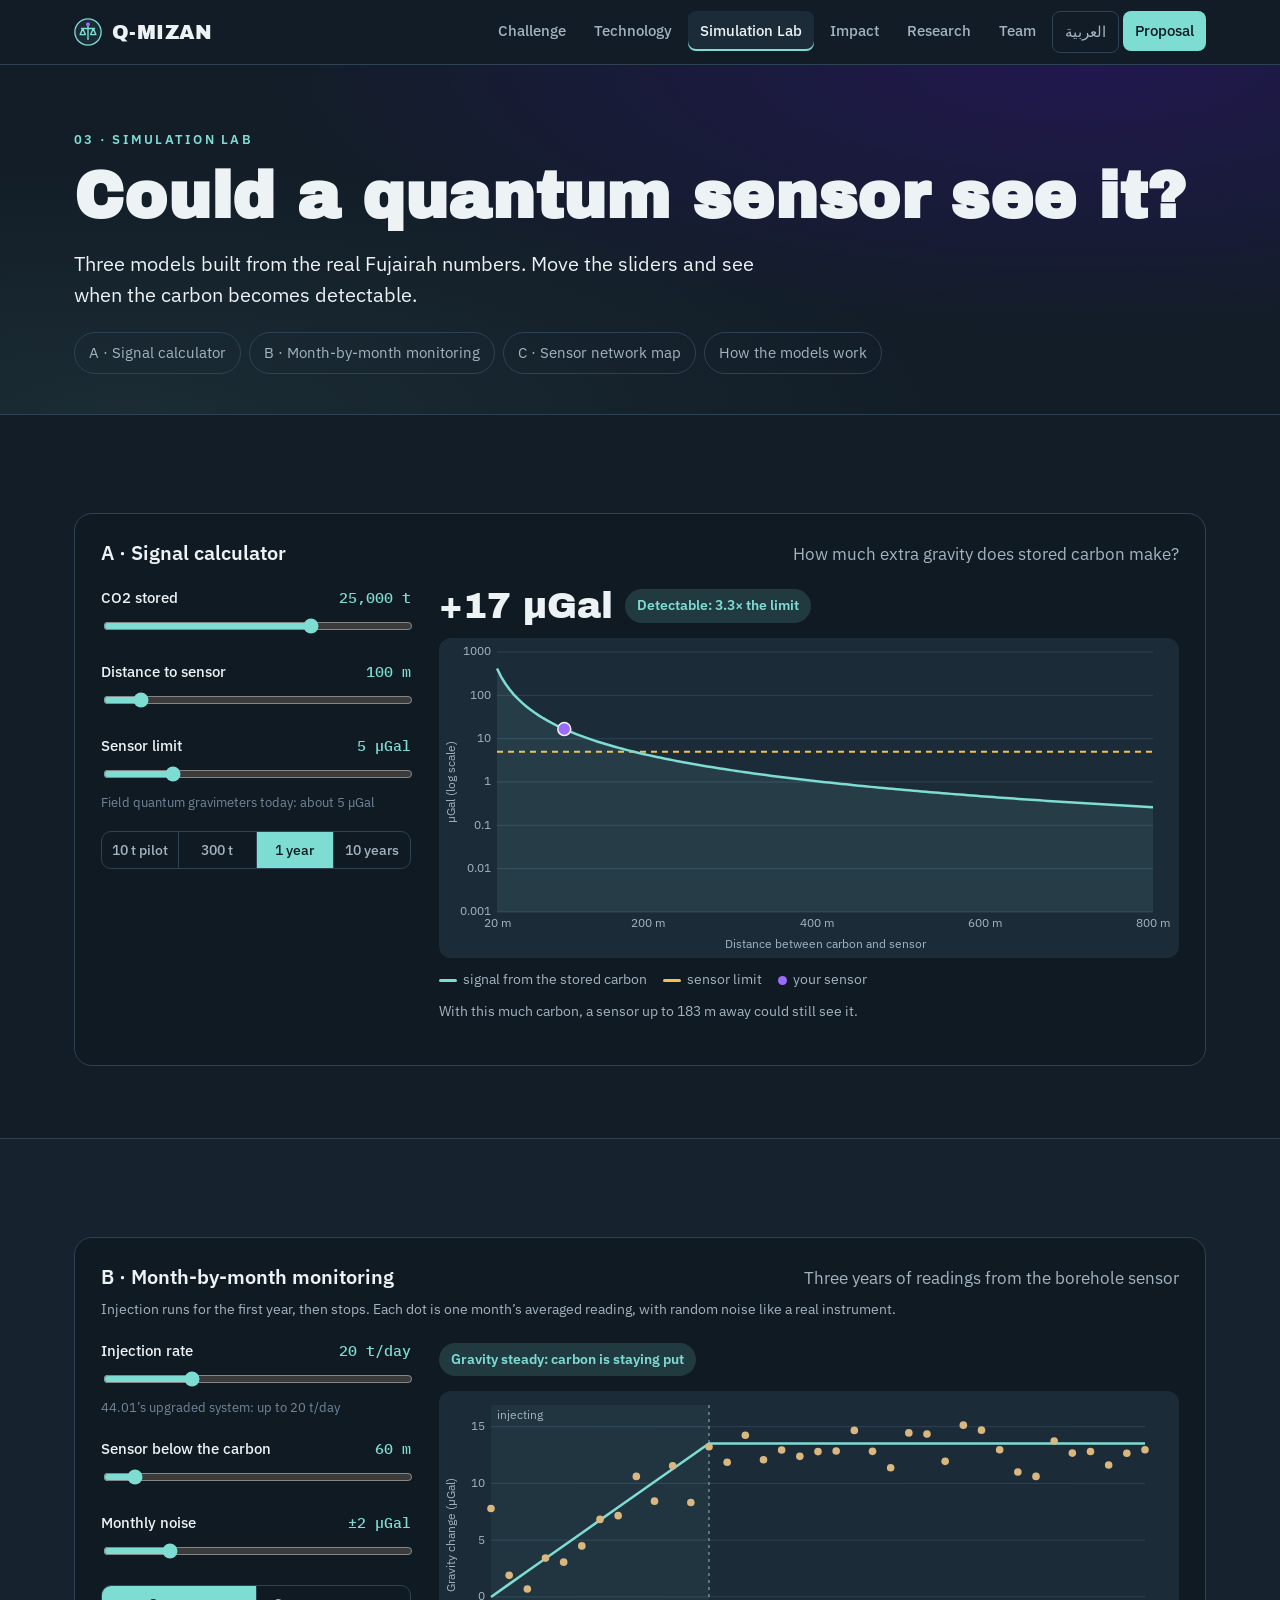
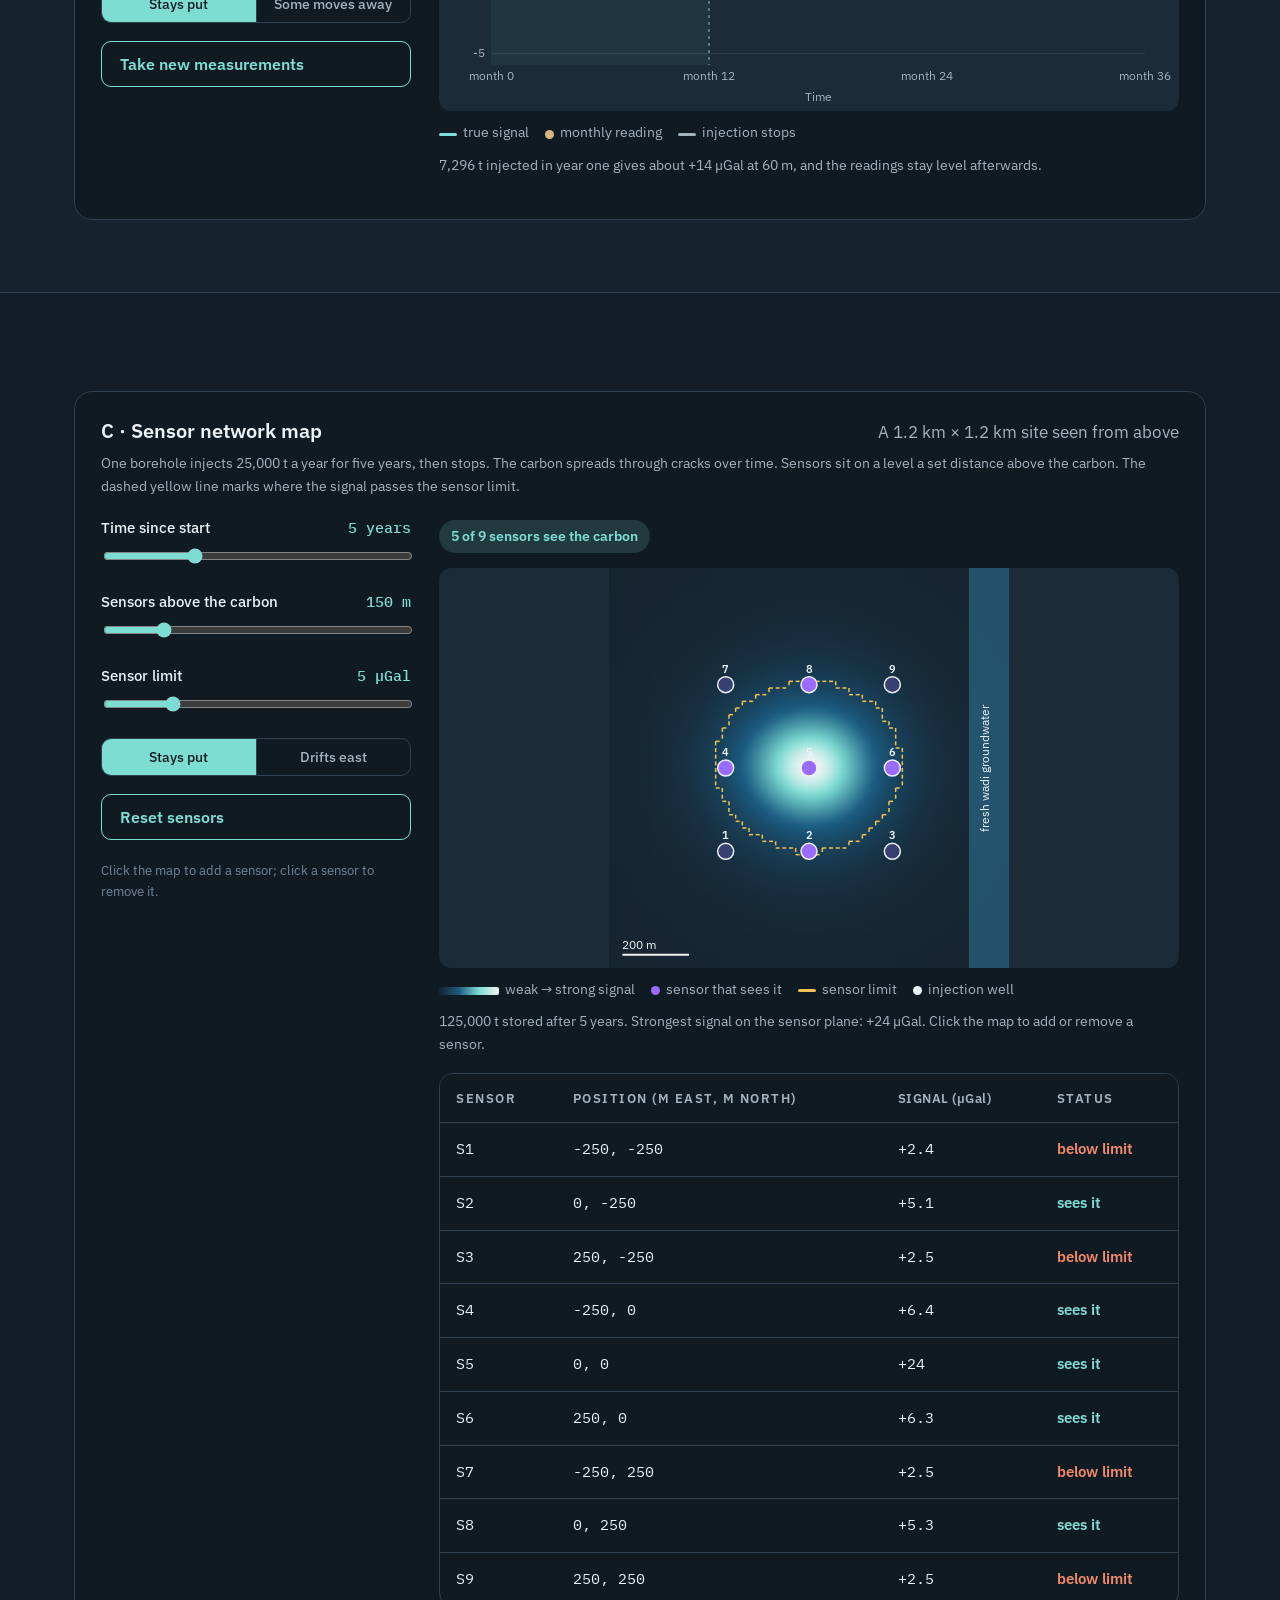
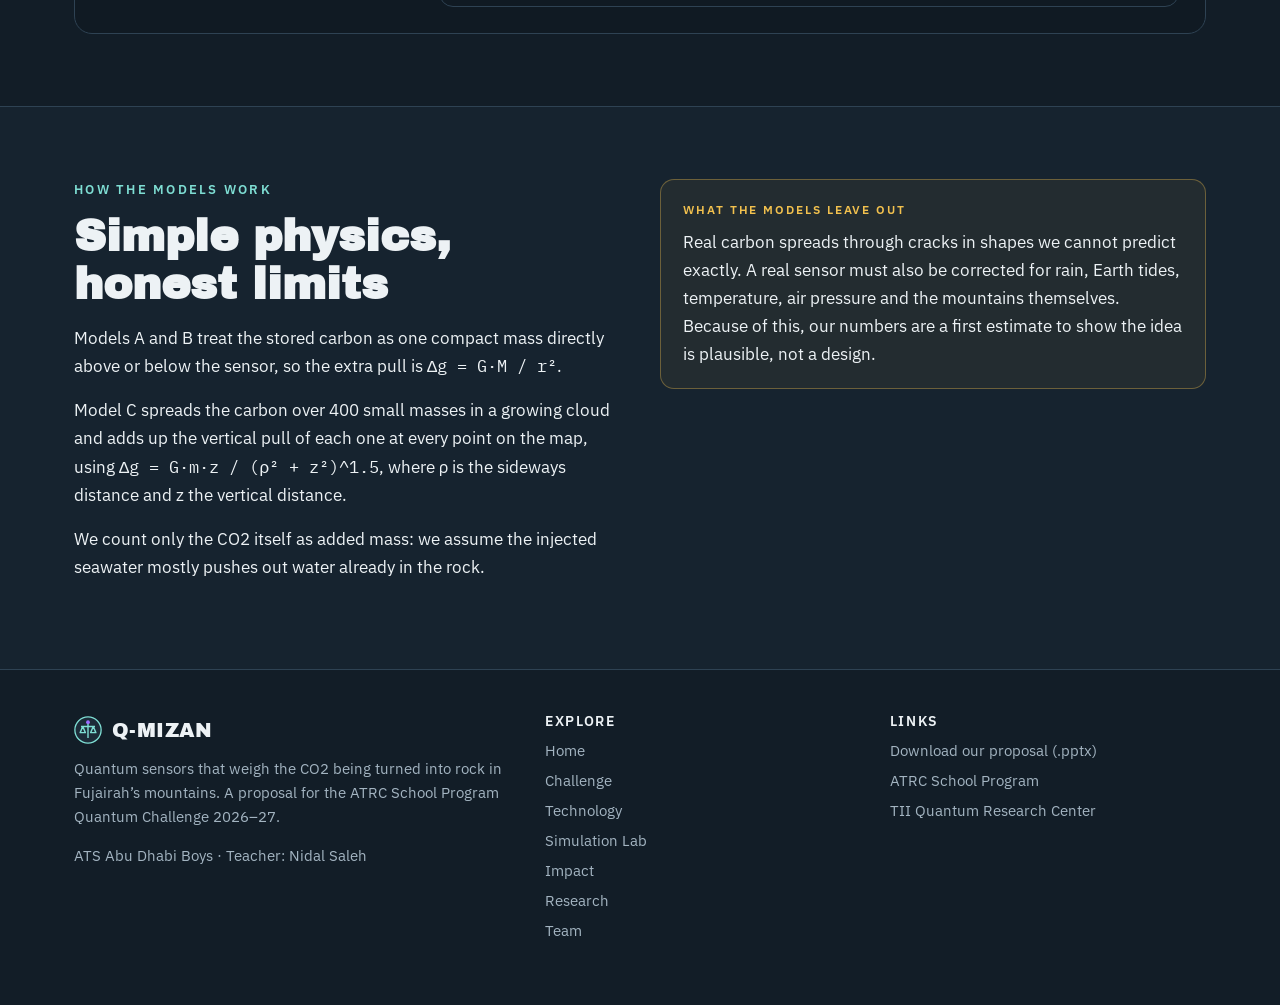
<file: lab.html>
<!DOCTYPE html>
<html lang="en" dir="ltr">
<head>
<meta charset="utf-8">
<meta name="viewport" content="width=device-width, initial-scale=1">
<title>Simulation Lab · Q-MIZAN</title>
<meta name="description" content="Interactive simulations: could a quantum gravimeter detect the carbon stored in Fujairah?">
<meta property="og:title" content="Simulation Lab · Q-MIZAN">
<meta property="og:description" content="Interactive simulations: could a quantum gravimeter detect the carbon stored in Fujairah?">
<link rel="alternate" hreflang="ar" href="ar/lab.html">
<link rel="icon" href="assets/img/favicon.svg" type="image/svg+xml">
<link rel="preconnect" href="https://fonts.googleapis.com">
<link rel="preconnect" href="https://fonts.gstatic.com" crossorigin>
<link href="https://fonts.googleapis.com/css2?family=Archivo+Black&family=IBM+Plex+Sans:ital,wght@0,400;0,500;0,600;1,400&family=IBM+Plex+Mono:wght@500&display=swap" rel="stylesheet">
<link rel="stylesheet" href="assets/css/style.css">
</head>
<body>
<a class="skip" href="#main">Skip to content</a>
<nav class="nav" aria-label="Main">
  <div class="wrap">
    <a class="brand" href="index.html"><svg viewBox="0 0 32 32" aria-hidden="true"><circle cx="16" cy="16" r="15" fill="#1C2B38" stroke="#7EDDD3" stroke-width="1.5"/><path d="M8 12h16M16 7v18M10 12l-3 7h6zM22 12l-3 7h6z" stroke="#7EDDD3" stroke-width="1.6" fill="none" stroke-linejoin="round"/><circle cx="16" cy="7" r="2.2" fill="#9B6BFF"/></svg>Q-MIZAN</a>
    <button class="menu-btn" type="button" aria-expanded="false" aria-controls="menu">Menu</button>
    <ul id="menu"><li><a href="challenge.html">Challenge</a></li><li><a href="technology.html">Technology</a></li><li><a href="lab.html" aria-current="page">Simulation Lab</a></li><li><a href="impact.html">Impact</a></li><li><a href="research.html">Research</a></li><li><a href="team.html">Team</a></li><li><a class="lang" href="ar/lab.html" lang="ar" hreflang="ar">العربية</a></li><li><a class="cta" href="assets/docs/Q-MIZAN_Proposal.pptx">Proposal</a></li></ul>
  </div>
</nav>
<main id="main">

<header class="pagehead"><div class="wrap">
  <div class="eyebrow">03 · Simulation lab</div>
  <h1>Could a quantum sensor see it?</h1>
  <p class="lead">Three models built from the real Fujairah numbers. Move the sliders and see when the carbon becomes detectable.</p>
  <div class="tabs"><a href="#calculator">A · Signal calculator</a><a href="#monitor">B · Month-by-month monitoring</a><a href="#map">C · Sensor network map</a><a href="#model">How the models work</a></div>
</div></header>

<section id="calculator">
  <div class="wrap">
    <div class="sim">
      <div class="sim-head"><h3>A · Signal calculator</h3><span class="muted">How much extra gravity does stored carbon make?</span></div>
      <div class="simgrid">
        <div class="ctl">
          <div><label for="mass">CO2 stored <span id="massOut"></span></label><input id="mass" type="range" min="1" max="6" step="0.01" value="4.398"></div>
          <div><label for="dist">Distance to sensor <span id="distOut"></span></label><input id="dist" type="range" min="20" max="800" step="5" value="100"></div>
          <div><label for="lim">Sensor limit <span id="limOut"></span></label><input id="lim" type="range" min="1" max="20" step="0.5" value="5"><div class="hint">Field quantum gravimeters today: about 5 µGal</div></div>
          <div class="seg" id="presetsA" role="group" aria-label="Presets">
            <button type="button" data-m="10" aria-pressed="false">10 t pilot</button>
            <button type="button" data-m="300" aria-pressed="false">300 t</button>
            <button type="button" data-m="25000" aria-pressed="true">1 year</button>
            <button type="button" data-m="250000" aria-pressed="false">10 years</button>
          </div>
        </div>
        <div>
          <div class="readout"><div class="val num" id="dgOut">–</div><div id="verdictA"></div></div>
          <canvas id="chartA" aria-label="Gravity signal against distance, with the sensor limit"></canvas>
          <div class="legend"><span><i style="background:var(--teal)"></i>signal from the stored carbon</span><span><i style="background:var(--warn)"></i>sensor limit</span><span><i class="dot" style="background:var(--violet)"></i>your sensor</span></div>
          <p class="note" id="reachA"></p>
        </div>
      </div>
    </div>
  </div>
</section>

<section id="monitor" class="alt">
  <div class="wrap">
    <div class="sim">
      <div class="sim-head"><h3>B · Month-by-month monitoring</h3><span class="muted">Three years of readings from the borehole sensor</span></div>
      <p class="note" style="margin-top:4px">Injection runs for the first year, then stops. Each dot is one month’s averaged reading, with random noise like a real instrument.</p>
      <div class="simgrid">
        <div class="ctl">
          <div><label for="rate">Injection rate <span id="rateOut"></span></label><input id="rate" type="range" min="1" max="70" step="1" value="20"><div class="hint">44.01’s upgraded system: up to 20 t/day</div></div>
          <div><label for="distB">Sensor below the carbon <span id="distBOut"></span></label><input id="distB" type="range" min="30" max="400" step="10" value="60"></div>
          <div><label for="noise">Monthly noise <span id="noiseOut"></span></label><input id="noise" type="range" min="0.5" max="8" step="0.5" value="2"></div>
          <div class="seg" role="group" aria-label="What happens after injection">
            <button type="button" id="scStay" aria-pressed="true">Stays put</button>
            <button type="button" id="scLeak" aria-pressed="false">Some moves away</button>
          </div>
          <button type="button" class="btn" id="reroll">Take new measurements</button>
        </div>
        <div>
          <div class="readout"><div id="verdictB"></div></div>
          <canvas id="chartB" aria-label="Simulated monthly gravity readings over three years"></canvas>
          <div class="legend"><span><i style="background:var(--teal)"></i>true signal</span><span><i class="dot" style="background:var(--sand)"></i>monthly reading</span><span><i style="background:var(--muted)"></i>injection stops</span></div>
          <p class="note" id="noteB"></p>
        </div>
      </div>
    </div>
  </div>
</section>

<section id="map">
  <div class="wrap">
    <div class="sim">
      <div class="sim-head"><h3>C · Sensor network map</h3><span class="muted">A 1.2 km × 1.2 km site seen from above</span></div>
      <p class="note" style="margin-top:4px">One borehole injects 25,000 t a year for five years, then stops. The carbon spreads through cracks over time. Sensors sit on a level a set distance above the carbon. The dashed yellow line marks where the signal passes the sensor limit.</p>
      <div class="simgrid">
        <div class="ctl">
          <div><label for="years">Time since start <span id="yearsOut"></span></label><input id="years" type="range" min="1" max="15" step="1" value="5"></div>
          <div><label for="depth">Sensors above the carbon <span id="depthOut"></span></label><input id="depth" type="range" min="50" max="600" step="10" value="150"></div>
          <div><label for="limC">Sensor limit <span id="limCOut"></span></label><input id="limC" type="range" min="1" max="20" step="0.5" value="5"></div>
          <div class="seg" role="group" aria-label="What happens after injection">
            <button type="button" id="dStay" aria-pressed="true">Stays put</button>
            <button type="button" id="dDrift" aria-pressed="false">Drifts east</button>
          </div>
          <button type="button" class="btn" id="resetSensors">Reset sensors</button>
          <div class="hint">Click the map to add a sensor; click a sensor to remove it.</div>
        </div>
        <div>
          <div class="readout"><div id="verdictC"></div></div>
          <canvas id="chartC" class="tall" aria-label="Map of the gravity signal over the site, with sensor positions"></canvas>
          <div class="legend"><span><i style="background:linear-gradient(90deg,#16232E,#1B5C82,#7EDDD3,#F2F5F7);width:60px;height:8px"></i>weak → strong signal</span><span><i class="dot" style="background:var(--violet)"></i>sensor that sees it</span><span><i style="background:var(--warn)"></i>sensor limit</span><span><i class="dot" style="background:var(--ink)"></i>injection well</span></div>
          <p class="note" id="noteC"></p>
          <div class="tablewrap" style="margin-top:12px"><table style="min-width:420px"><thead><tr><th>Sensor</th><th>Position (m east, m north)</th><th style="text-transform:none;letter-spacing:.04em">SIGNAL (µGal)</th><th>Status</th></tr></thead><tbody id="sensorRows"></tbody></table></div>
        </div>
      </div>
    </div>
  </div>
</section>

<section id="model" class="alt">
  <div class="wrap grid-2 top">
    <div class="read">
      <div class="eyebrow">How the models work</div>
      <h2>Simple physics, honest limits</h2>
      <p>Models A and B treat the stored carbon as one compact mass directly above or below the sensor, so the extra pull is <span class="mono">Δg = G·M / r²</span>.</p>
      <p>Model C spreads the carbon over 400 small masses in a growing cloud and adds up the vertical pull of each one at every point on the map, using <span class="mono">Δg = G·m·z / (ρ² + z²)^1.5</span>, where ρ is the sideways distance and z the vertical distance.</p>
      <p>We count only the CO2 itself as added mass: we assume the injected seawater mostly pushes out water already in the rock.</p>
    </div>
    <div class="callout">
      <div class="k">What the models leave out</div>
      <p>Real carbon spreads through cracks in shapes we cannot predict exactly. A real sensor must also be corrected for rain, Earth tides, temperature, air pressure and the mountains themselves. Because of this, our numbers are a first estimate to show the idea is plausible, not a design.</p>
    </div>
  </div>
</section>

</main>
<footer>
  <div class="wrap">
    <div>
      <a class="brand" href="index.html" style="margin-bottom:10px"><svg viewBox="0 0 32 32" aria-hidden="true"><circle cx="16" cy="16" r="15" fill="#1C2B38" stroke="#7EDDD3" stroke-width="1.5"/><path d="M8 12h16M16 7v18M10 12l-3 7h6zM22 12l-3 7h6z" stroke="#7EDDD3" stroke-width="1.6" fill="none" stroke-linejoin="round"/><circle cx="16" cy="7" r="2.2" fill="#9B6BFF"/></svg>Q-MIZAN</a>
      <p>Quantum sensors that weigh the CO2 being turned into rock in Fujairah’s mountains. A proposal for the ATRC School Program Quantum Challenge 2026–27.</p>
      <p>ATS Abu Dhabi Boys · Teacher: Nidal Saleh</p>
    </div>
    <div><h4>Explore</h4><ul><li><a href="index.html">Home</a></li><li><a href="challenge.html">Challenge</a></li><li><a href="technology.html">Technology</a></li><li><a href="lab.html">Simulation Lab</a></li><li><a href="impact.html">Impact</a></li><li><a href="research.html">Research</a></li><li><a href="team.html">Team</a></li></ul></div>
    <div><h4>Links</h4><ul><li><a href="assets/docs/Q-MIZAN_Proposal.pptx">Download our proposal (.pptx)</a></li><li><a href="https://atrcschoolprogram.ae">ATRC School Program</a></li><li><a href="https://www.tii.ae/quantum">TII Quantum Research Center</a></li></ul></div>
  </div>
</footer>
<script src="assets/js/main.js"></script>
<script src="assets/js/lab.js"></script>
</body>
</html>
</file>
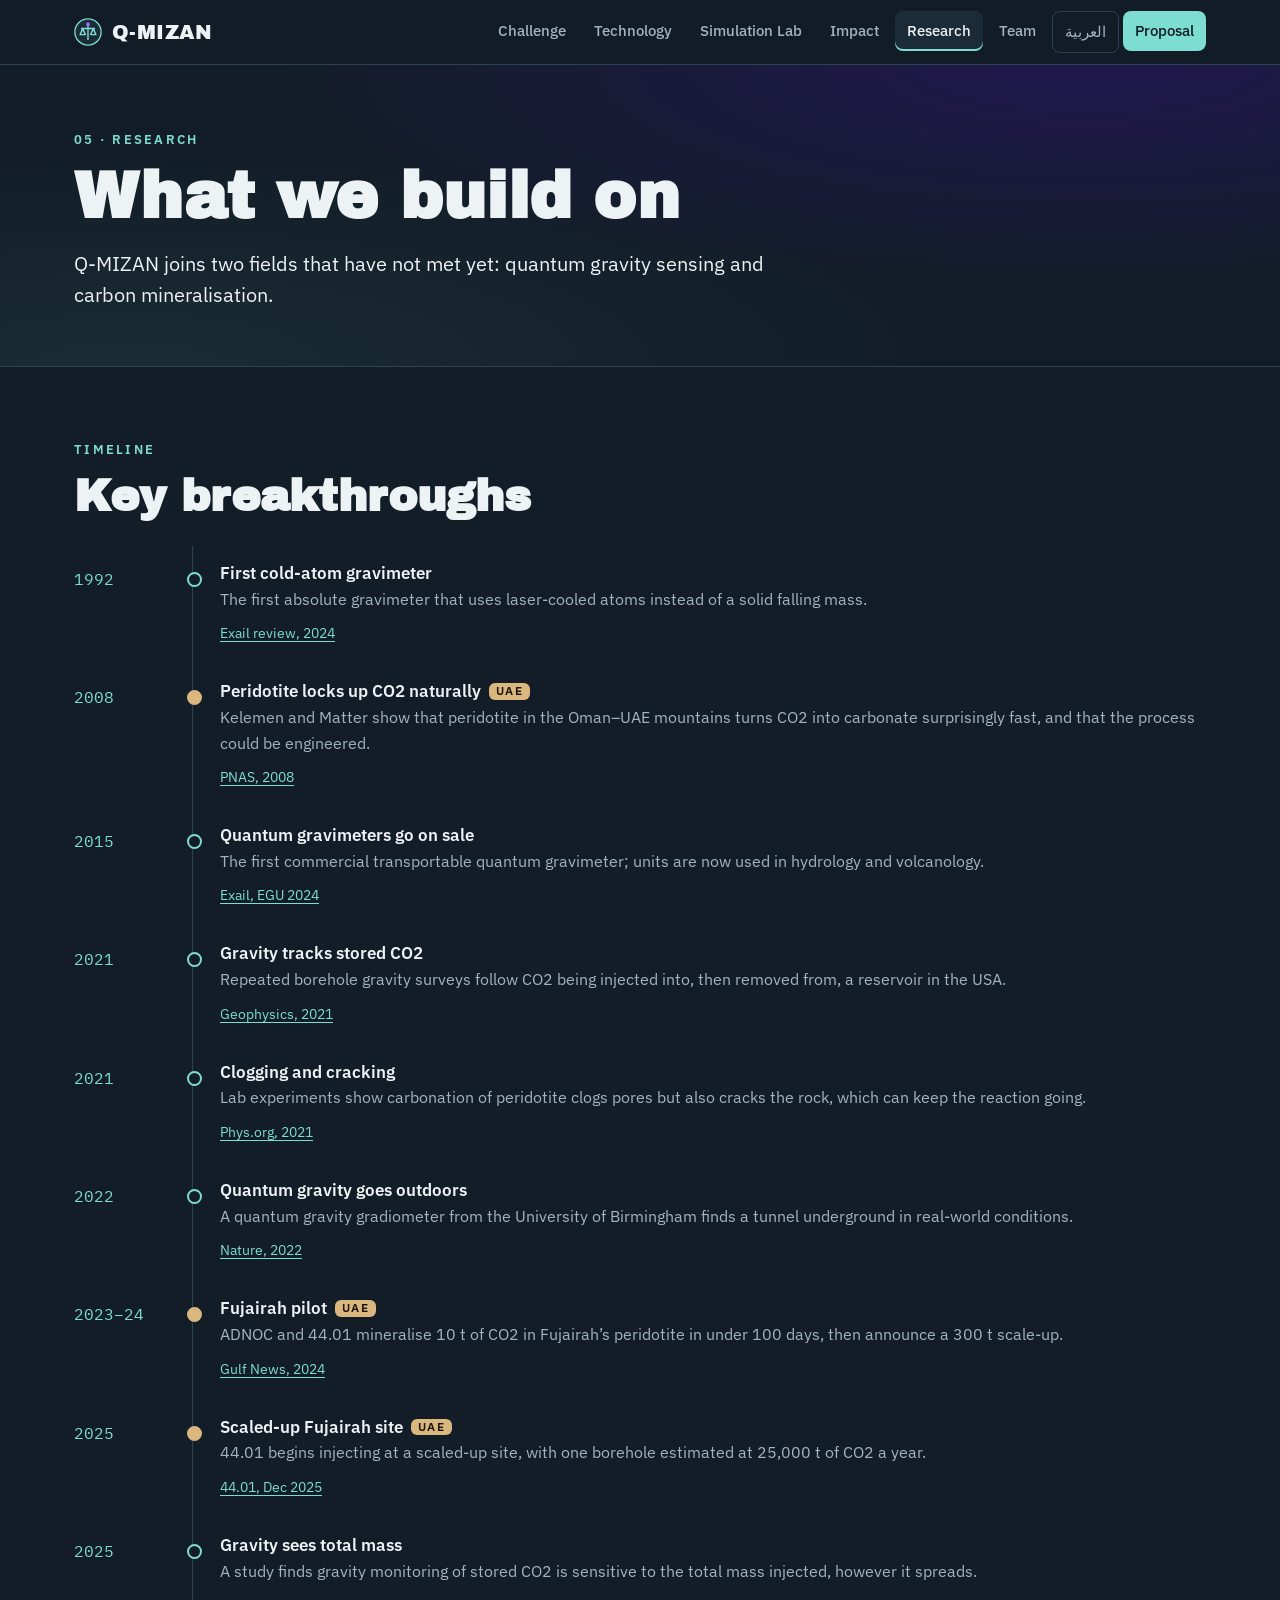
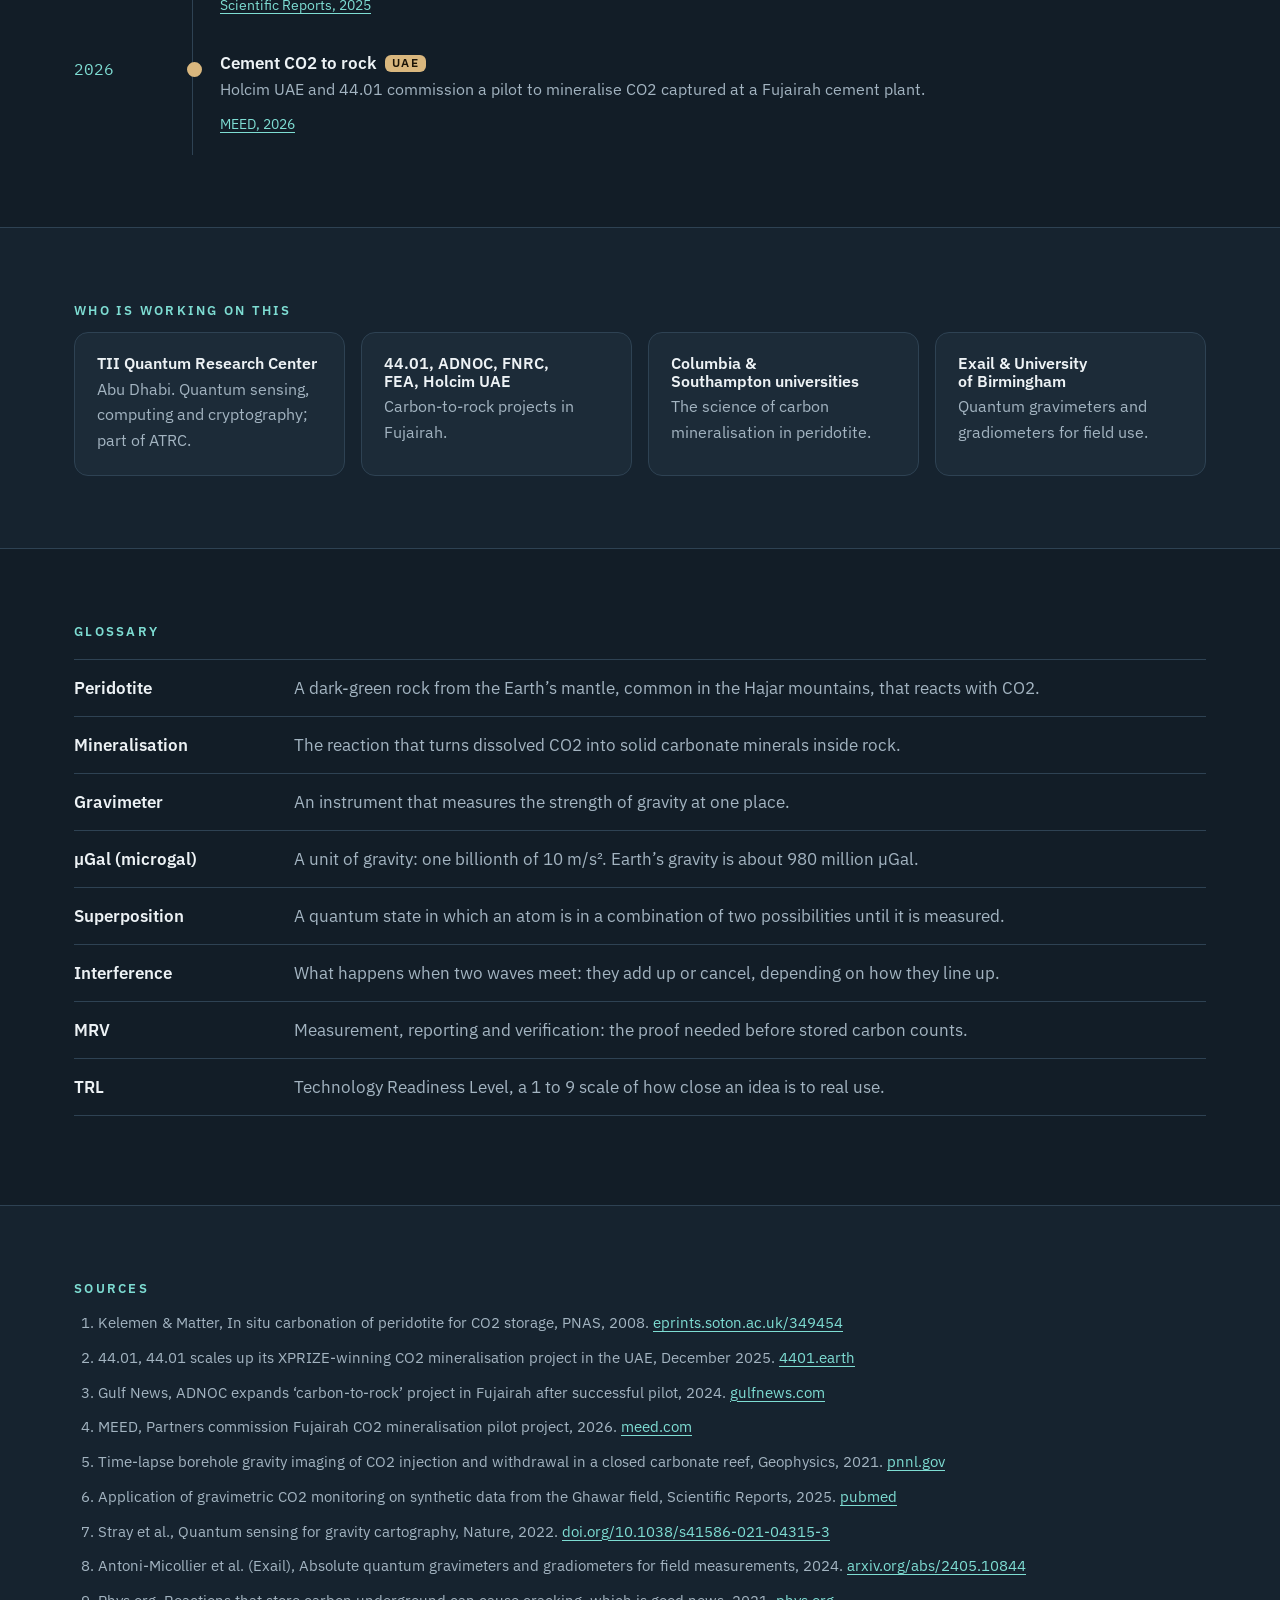
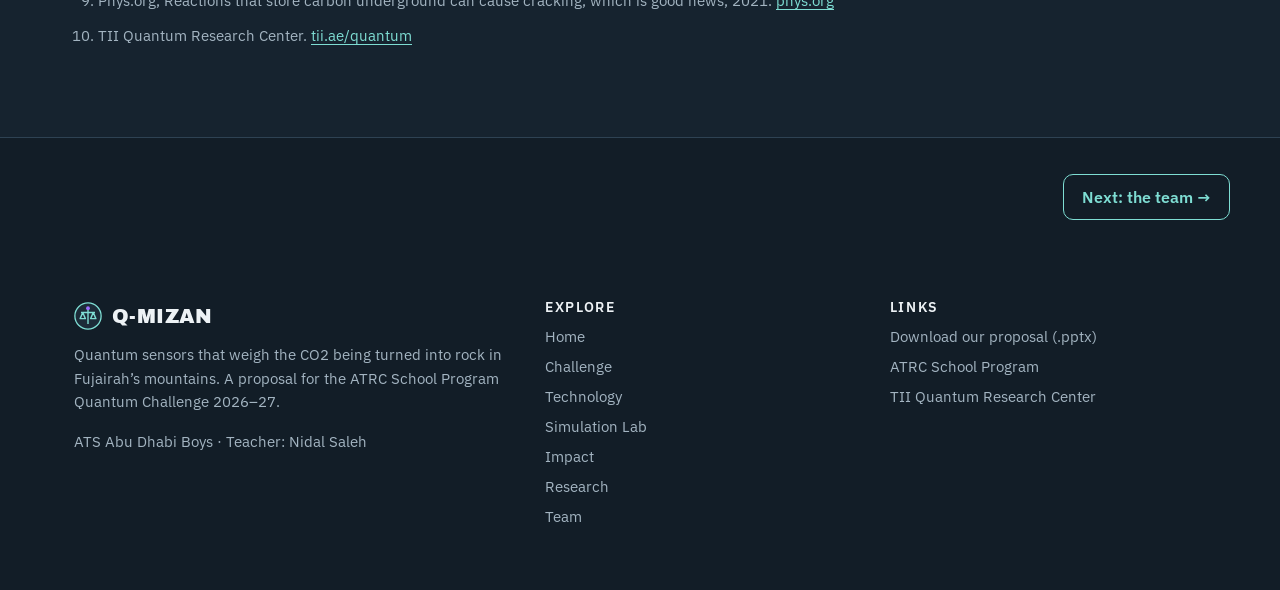
<file: research.html>
<!DOCTYPE html>
<html lang="en" dir="ltr">
<head>
<meta charset="utf-8">
<meta name="viewport" content="width=device-width, initial-scale=1">
<title>Research · Q-MIZAN</title>
<meta name="description" content="The research Q-MIZAN builds on: quantum gravimetry, peridotite carbon mineralisation and Fujairah's carbon-to-rock projects.">
<meta property="og:title" content="Research · Q-MIZAN">
<meta property="og:description" content="The research Q-MIZAN builds on: quantum gravimetry, peridotite carbon mineralisation and Fujairah's carbon-to-rock projects.">
<link rel="alternate" hreflang="ar" href="ar/research.html">
<link rel="icon" href="assets/img/favicon.svg" type="image/svg+xml">
<link rel="preconnect" href="https://fonts.googleapis.com">
<link rel="preconnect" href="https://fonts.gstatic.com" crossorigin>
<link href="https://fonts.googleapis.com/css2?family=Archivo+Black&family=IBM+Plex+Sans:ital,wght@0,400;0,500;0,600;1,400&family=IBM+Plex+Mono:wght@500&display=swap" rel="stylesheet">
<link rel="stylesheet" href="assets/css/style.css">
</head>
<body>
<a class="skip" href="#main">Skip to content</a>
<nav class="nav" aria-label="Main">
  <div class="wrap">
    <a class="brand" href="index.html"><svg viewBox="0 0 32 32" aria-hidden="true"><circle cx="16" cy="16" r="15" fill="#1C2B38" stroke="#7EDDD3" stroke-width="1.5"/><path d="M8 12h16M16 7v18M10 12l-3 7h6zM22 12l-3 7h6z" stroke="#7EDDD3" stroke-width="1.6" fill="none" stroke-linejoin="round"/><circle cx="16" cy="7" r="2.2" fill="#9B6BFF"/></svg>Q-MIZAN</a>
    <button class="menu-btn" type="button" aria-expanded="false" aria-controls="menu">Menu</button>
    <ul id="menu"><li><a href="challenge.html">Challenge</a></li><li><a href="technology.html">Technology</a></li><li><a href="lab.html">Simulation Lab</a></li><li><a href="impact.html">Impact</a></li><li><a href="research.html" aria-current="page">Research</a></li><li><a href="team.html">Team</a></li><li><a class="lang" href="ar/research.html" lang="ar" hreflang="ar">العربية</a></li><li><a class="cta" href="assets/docs/Q-MIZAN_Proposal.pptx">Proposal</a></li></ul>
  </div>
</nav>
<main id="main">

<header class="pagehead"><div class="wrap">
  <div class="eyebrow">05 · Research</div>
  <h1>What we build on</h1>
  <p class="lead">Q-MIZAN joins two fields that have not met yet: quantum gravity sensing and carbon mineralisation.</p>
</div></header>

<section>
  <div class="wrap">
    <div class="eyebrow">Timeline</div>
    <h2>Key breakthroughs</h2>
    <ul class="tl"><li class=""><div class="yr">1992</div><div><h4>First cold-atom gravimeter</h4><p>The first absolute gravimeter that uses laser-cooled atoms instead of a solid falling mass.</p><a href="https://arxiv.org/abs/2405.10844">Exail review, 2024</a></div></li><li class="uae"><div class="yr">2008</div><div><h4>Peridotite locks up CO2 naturally<span class="tag-uae">UAE</span></h4><p>Kelemen and Matter show that peridotite in the Oman–UAE mountains turns CO2 into carbonate surprisingly fast, and that the process could be engineered.</p><a href="https://eprints.soton.ac.uk/349454">PNAS, 2008</a></div></li><li class=""><div class="yr">2015</div><div><h4>Quantum gravimeters go on sale</h4><p>The first commercial transportable quantum gravimeter; units are now used in hydrology and volcanology.</p><a href="https://meetingorganizer.copernicus.org/EGU24/EGU24-3560.html">Exail, EGU 2024</a></div></li><li class=""><div class="yr">2021</div><div><h4>Gravity tracks stored CO2</h4><p>Repeated borehole gravity surveys follow CO2 being injected into, then removed from, a reservoir in the USA.</p><a href="https://data.pnnl.gov/group/nodes/publication/28631">Geophysics, 2021</a></div></li><li class=""><div class="yr">2021</div><div><h4>Clogging and cracking</h4><p>Lab experiments show carbonation of peridotite clogs pores but also cracks the rock, which can keep the reaction going.</p><a href="https://phys.org/news/2021-12-reactions-carbon-underground-good-news.pdf">Phys.org, 2021</a></div></li><li class=""><div class="yr">2022</div><div><h4>Quantum gravity goes outdoors</h4><p>A quantum gravity gradiometer from the University of Birmingham finds a tunnel underground in real-world conditions.</p><a href="https://doi.org/10.1038/s41586-021-04315-3">Nature, 2022</a></div></li><li class="uae"><div class="yr">2023–24</div><div><h4>Fujairah pilot<span class="tag-uae">UAE</span></h4><p>ADNOC and 44.01 mineralise 10 t of CO2 in Fujairah’s peridotite in under 100 days, then announce a 300 t scale-up.</p><a href="https://gulfnews.com/business/energy/adnoc-expands-carbon-to-rock-project-in-fujairah-after-successful-pilot-1.1730788290613">Gulf News, 2024</a></div></li><li class="uae"><div class="yr">2025</div><div><h4>Scaled-up Fujairah site<span class="tag-uae">UAE</span></h4><p>44.01 begins injecting at a scaled-up site, with one borehole estimated at 25,000 t of CO2 a year.</p><a href="https://www.4401.earth/blog/44-01-scales-up-its-xprize-winning-co2-mineralisation-project-in-the-uae">44.01, Dec 2025</a></div></li><li class=""><div class="yr">2025</div><div><h4>Gravity sees total mass</h4><p>A study finds gravity monitoring of stored CO2 is sensitive to the total mass injected, however it spreads.</p><a href="https://pubmed.ncbi.nlm.nih.gov/40715420/">Scientific Reports, 2025</a></div></li><li class="uae"><div class="yr">2026</div><div><h4>Cement CO2 to rock<span class="tag-uae">UAE</span></h4><p>Holcim UAE and 44.01 commission a pilot to mineralise CO2 captured at a Fujairah cement plant.</p><a href="https://www.meed.com/partners-commission-fujairah-co2-mineralisation-pilot-project">MEED, 2026</a></div></li></ul>
  </div>
</section>

<section class="alt">
  <div class="wrap">
    <div class="eyebrow">Who is working on this</div>
    <div class="grid-4" style="margin-top:6px">
      <div class="card"><h4>TII Quantum Research Center</h4><p>Abu Dhabi. Quantum sensing, computing and cryptography; part of ATRC.</p></div>
      <div class="card"><h4>44.01, ADNOC, FNRC, FEA, Holcim UAE</h4><p>Carbon-to-rock projects in Fujairah.</p></div>
      <div class="card"><h4>Columbia &amp; Southampton universities</h4><p>The science of carbon mineralisation in peridotite.</p></div>
      <div class="card"><h4>Exail &amp; University of Birmingham</h4><p>Quantum gravimeters and gradiometers for field use.</p></div>
    </div>
  </div>
</section>

<section>
  <div class="wrap">
    <div class="eyebrow">Glossary</div>
    <dl class="gloss">
      <dt>Peridotite</dt><dd>A dark-green rock from the Earth’s mantle, common in the Hajar mountains, that reacts with CO2.</dd>
      <dt>Mineralisation</dt><dd>The reaction that turns dissolved CO2 into solid carbonate minerals inside rock.</dd>
      <dt>Gravimeter</dt><dd>An instrument that measures the strength of gravity at one place.</dd>
      <dt>µGal (microgal)</dt><dd>A unit of gravity: one billionth of 10 m/s². Earth’s gravity is about 980 million µGal.</dd>
      <dt>Superposition</dt><dd>A quantum state in which an atom is in a combination of two possibilities until it is measured.</dd>
      <dt>Interference</dt><dd>What happens when two waves meet: they add up or cancel, depending on how they line up.</dd>
      <dt>MRV</dt><dd>Measurement, reporting and verification: the proof needed before stored carbon counts.</dd>
      <dt>TRL</dt><dd>Technology Readiness Level, a 1 to 9 scale of how close an idea is to real use.</dd>
    </dl>
  </div>
</section>

<section class="alt">
  <div class="wrap">
    <div class="eyebrow">Sources</div>
    <ol class="src">
      <li>Kelemen &amp; Matter, In situ carbonation of peridotite for CO2 storage, PNAS, 2008. <a href="https://eprints.soton.ac.uk/349454">eprints.soton.ac.uk/349454</a></li>
      <li>44.01, 44.01 scales up its XPRIZE-winning CO2 mineralisation project in the UAE, December 2025. <a href="https://www.4401.earth/blog/44-01-scales-up-its-xprize-winning-co2-mineralisation-project-in-the-uae">4401.earth</a></li>
      <li>Gulf News, ADNOC expands ‘carbon-to-rock’ project in Fujairah after successful pilot, 2024. <a href="https://gulfnews.com/business/energy/adnoc-expands-carbon-to-rock-project-in-fujairah-after-successful-pilot-1.1730788290613">gulfnews.com</a></li>
      <li>MEED, Partners commission Fujairah CO2 mineralisation pilot project, 2026. <a href="https://www.meed.com/partners-commission-fujairah-co2-mineralisation-pilot-project">meed.com</a></li>
      <li>Time-lapse borehole gravity imaging of CO2 injection and withdrawal in a closed carbonate reef, Geophysics, 2021. <a href="https://data.pnnl.gov/group/nodes/publication/28631">pnnl.gov</a></li>
      <li>Application of gravimetric CO2 monitoring on synthetic data from the Ghawar field, Scientific Reports, 2025. <a href="https://pubmed.ncbi.nlm.nih.gov/40715420/">pubmed</a></li>
      <li>Stray et al., Quantum sensing for gravity cartography, Nature, 2022. <a href="https://doi.org/10.1038/s41586-021-04315-3">doi.org/10.1038/s41586-021-04315-3</a></li>
      <li>Antoni-Micollier et al. (Exail), Absolute quantum gravimeters and gradiometers for field measurements, 2024. <a href="https://arxiv.org/abs/2405.10844">arxiv.org/abs/2405.10844</a></li>
      <li>Phys.org, Reactions that store carbon underground can cause cracking, which is good news, 2021. <a href="https://phys.org/news/2021-12-reactions-carbon-underground-good-news.pdf">phys.org</a></li>
      <li>TII Quantum Research Center. <a href="https://www.tii.ae/quantum">tii.ae/quantum</a></li>
    </ol>
  </div>
</section>
<div class="wrap next-page"><a class="btn" href="team.html">Next: the team →</a></div>

</main>
<footer>
  <div class="wrap">
    <div>
      <a class="brand" href="index.html" style="margin-bottom:10px"><svg viewBox="0 0 32 32" aria-hidden="true"><circle cx="16" cy="16" r="15" fill="#1C2B38" stroke="#7EDDD3" stroke-width="1.5"/><path d="M8 12h16M16 7v18M10 12l-3 7h6zM22 12l-3 7h6z" stroke="#7EDDD3" stroke-width="1.6" fill="none" stroke-linejoin="round"/><circle cx="16" cy="7" r="2.2" fill="#9B6BFF"/></svg>Q-MIZAN</a>
      <p>Quantum sensors that weigh the CO2 being turned into rock in Fujairah’s mountains. A proposal for the ATRC School Program Quantum Challenge 2026–27.</p>
      <p>ATS Abu Dhabi Boys · Teacher: Nidal Saleh</p>
    </div>
    <div><h4>Explore</h4><ul><li><a href="index.html">Home</a></li><li><a href="challenge.html">Challenge</a></li><li><a href="technology.html">Technology</a></li><li><a href="lab.html">Simulation Lab</a></li><li><a href="impact.html">Impact</a></li><li><a href="research.html">Research</a></li><li><a href="team.html">Team</a></li></ul></div>
    <div><h4>Links</h4><ul><li><a href="assets/docs/Q-MIZAN_Proposal.pptx">Download our proposal (.pptx)</a></li><li><a href="https://atrcschoolprogram.ae">ATRC School Program</a></li><li><a href="https://www.tii.ae/quantum">TII Quantum Research Center</a></li></ul></div>
  </div>
</footer>
<script src="assets/js/main.js"></script>

</body>
</html>
</file>
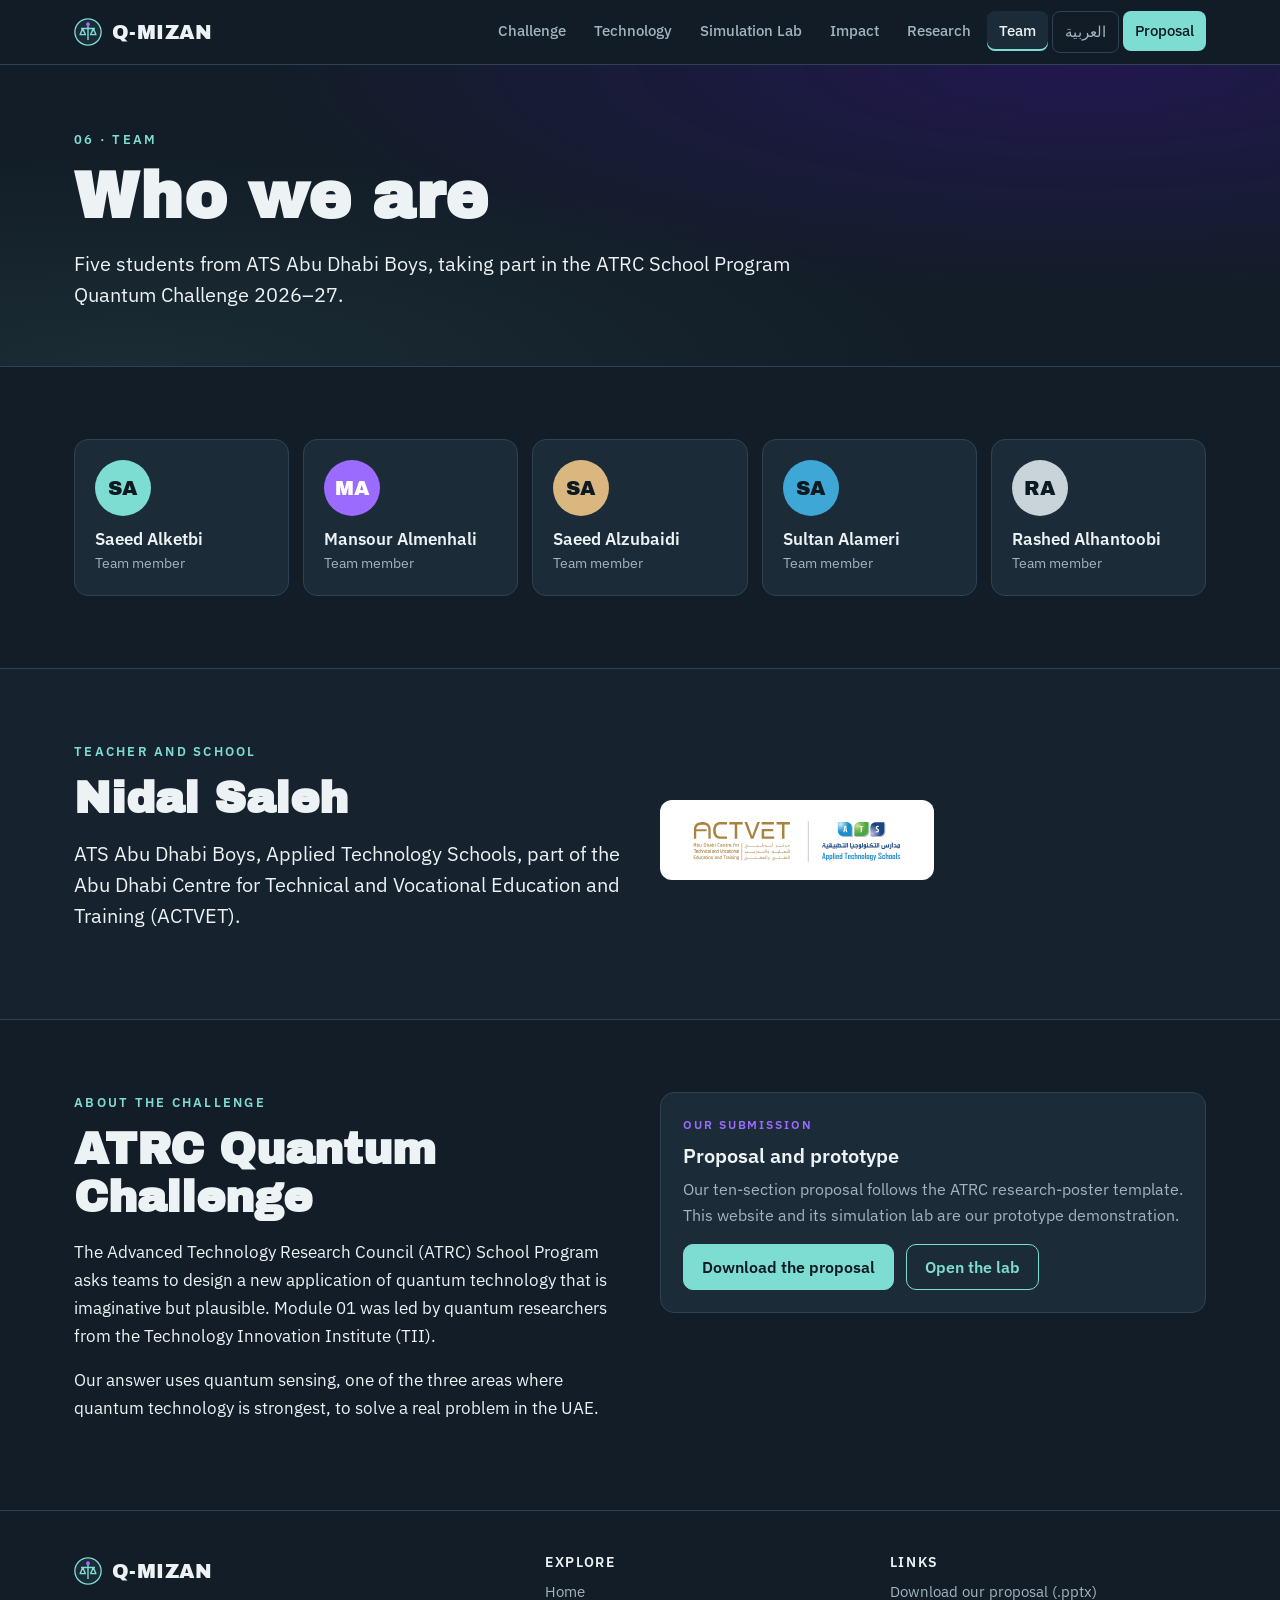
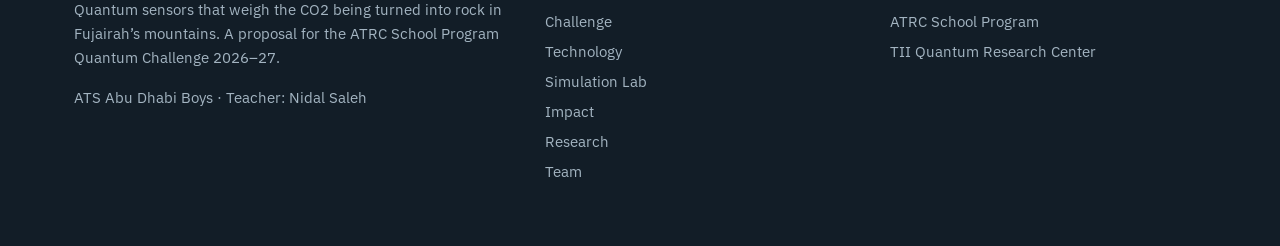
<file: team.html>
<!DOCTYPE html>
<html lang="en" dir="ltr">
<head>
<meta charset="utf-8">
<meta name="viewport" content="width=device-width, initial-scale=1">
<title>Team · Q-MIZAN</title>
<meta name="description" content="The Q-MIZAN team from ATS Abu Dhabi Boys.">
<meta property="og:title" content="Team · Q-MIZAN">
<meta property="og:description" content="The Q-MIZAN team from ATS Abu Dhabi Boys.">
<link rel="alternate" hreflang="ar" href="ar/team.html">
<link rel="icon" href="assets/img/favicon.svg" type="image/svg+xml">
<link rel="preconnect" href="https://fonts.googleapis.com">
<link rel="preconnect" href="https://fonts.gstatic.com" crossorigin>
<link href="https://fonts.googleapis.com/css2?family=Archivo+Black&family=IBM+Plex+Sans:ital,wght@0,400;0,500;0,600;1,400&family=IBM+Plex+Mono:wght@500&display=swap" rel="stylesheet">
<link rel="stylesheet" href="assets/css/style.css">
</head>
<body>
<a class="skip" href="#main">Skip to content</a>
<nav class="nav" aria-label="Main">
  <div class="wrap">
    <a class="brand" href="index.html"><svg viewBox="0 0 32 32" aria-hidden="true"><circle cx="16" cy="16" r="15" fill="#1C2B38" stroke="#7EDDD3" stroke-width="1.5"/><path d="M8 12h16M16 7v18M10 12l-3 7h6zM22 12l-3 7h6z" stroke="#7EDDD3" stroke-width="1.6" fill="none" stroke-linejoin="round"/><circle cx="16" cy="7" r="2.2" fill="#9B6BFF"/></svg>Q-MIZAN</a>
    <button class="menu-btn" type="button" aria-expanded="false" aria-controls="menu">Menu</button>
    <ul id="menu"><li><a href="challenge.html">Challenge</a></li><li><a href="technology.html">Technology</a></li><li><a href="lab.html">Simulation Lab</a></li><li><a href="impact.html">Impact</a></li><li><a href="research.html">Research</a></li><li><a href="team.html" aria-current="page">Team</a></li><li><a class="lang" href="ar/team.html" lang="ar" hreflang="ar">العربية</a></li><li><a class="cta" href="assets/docs/Q-MIZAN_Proposal.pptx">Proposal</a></li></ul>
  </div>
</nav>
<main id="main">

<header class="pagehead"><div class="wrap">
  <div class="eyebrow">06 · Team</div>
  <h1>Who we are</h1>
  <p class="lead">Five students from ATS Abu Dhabi Boys, taking part in the ATRC School Program Quantum Challenge 2026–27.</p>
</div></header>

<section>
  <div class="wrap">
    <div class="team"><div class="member"><div class="avatar">SA</div><h4>Saeed Alketbi</h4><p>Team member</p></div><div class="member"><div class="avatar">MA</div><h4>Mansour Almenhali</h4><p>Team member</p></div><div class="member"><div class="avatar">SA</div><h4>Saeed Alzubaidi</h4><p>Team member</p></div><div class="member"><div class="avatar">SA</div><h4>Sultan Alameri</h4><p>Team member</p></div><div class="member"><div class="avatar">RA</div><h4>Rashed Alhantoobi</h4><p>Team member</p></div></div>
  </div>
</section>

<section class="alt">
  <div class="wrap grid-2">
    <div>
      <div class="eyebrow">Teacher and school</div>
      <h2>Nidal Saleh</h2>
      <p class="lead">ATS Abu Dhabi Boys, Applied Technology Schools, part of the Abu Dhabi Centre for Technical and Vocational Education and Training (ACTVET).</p>
    </div>
    <div><span class="logo-chip"><img src="assets/img/logos.svg" alt="ACTVET and Applied Technology Schools logos"></span></div>
  </div>
</section>

<section>
  <div class="wrap grid-2 top">
    <div class="read">
      <div class="eyebrow">About the challenge</div>
      <h2>ATRC Quantum Challenge</h2>
      <p>The Advanced Technology Research Council (ATRC) School Program asks teams to design a new application of quantum technology that is imaginative but plausible. Module 01 was led by quantum researchers from the Technology Innovation Institute (TII).</p>
      <p>Our answer uses quantum sensing, one of the three areas where quantum technology is strongest, to solve a real problem in the UAE.</p>
    </div>
    <div class="card">
      <div class="k">Our submission</div>
      <h3>Proposal and prototype</h3>
      <p>Our ten-section proposal follows the ATRC research-poster template. This website and its simulation lab are our prototype demonstration.</p>
      <div class="btns" style="margin-top:16px"><a class="btn primary" href="assets/docs/Q-MIZAN_Proposal.pptx">Download the proposal</a><a class="btn" href="lab.html">Open the lab</a></div>
    </div>
  </div>
</section>

</main>
<footer>
  <div class="wrap">
    <div>
      <a class="brand" href="index.html" style="margin-bottom:10px"><svg viewBox="0 0 32 32" aria-hidden="true"><circle cx="16" cy="16" r="15" fill="#1C2B38" stroke="#7EDDD3" stroke-width="1.5"/><path d="M8 12h16M16 7v18M10 12l-3 7h6zM22 12l-3 7h6z" stroke="#7EDDD3" stroke-width="1.6" fill="none" stroke-linejoin="round"/><circle cx="16" cy="7" r="2.2" fill="#9B6BFF"/></svg>Q-MIZAN</a>
      <p>Quantum sensors that weigh the CO2 being turned into rock in Fujairah’s mountains. A proposal for the ATRC School Program Quantum Challenge 2026–27.</p>
      <p>ATS Abu Dhabi Boys · Teacher: Nidal Saleh</p>
    </div>
    <div><h4>Explore</h4><ul><li><a href="index.html">Home</a></li><li><a href="challenge.html">Challenge</a></li><li><a href="technology.html">Technology</a></li><li><a href="lab.html">Simulation Lab</a></li><li><a href="impact.html">Impact</a></li><li><a href="research.html">Research</a></li><li><a href="team.html">Team</a></li></ul></div>
    <div><h4>Links</h4><ul><li><a href="assets/docs/Q-MIZAN_Proposal.pptx">Download our proposal (.pptx)</a></li><li><a href="https://atrcschoolprogram.ae">ATRC School Program</a></li><li><a href="https://www.tii.ae/quantum">TII Quantum Research Center</a></li></ul></div>
  </div>
</footer>
<script src="assets/js/main.js"></script>

</body>
</html>
</file>
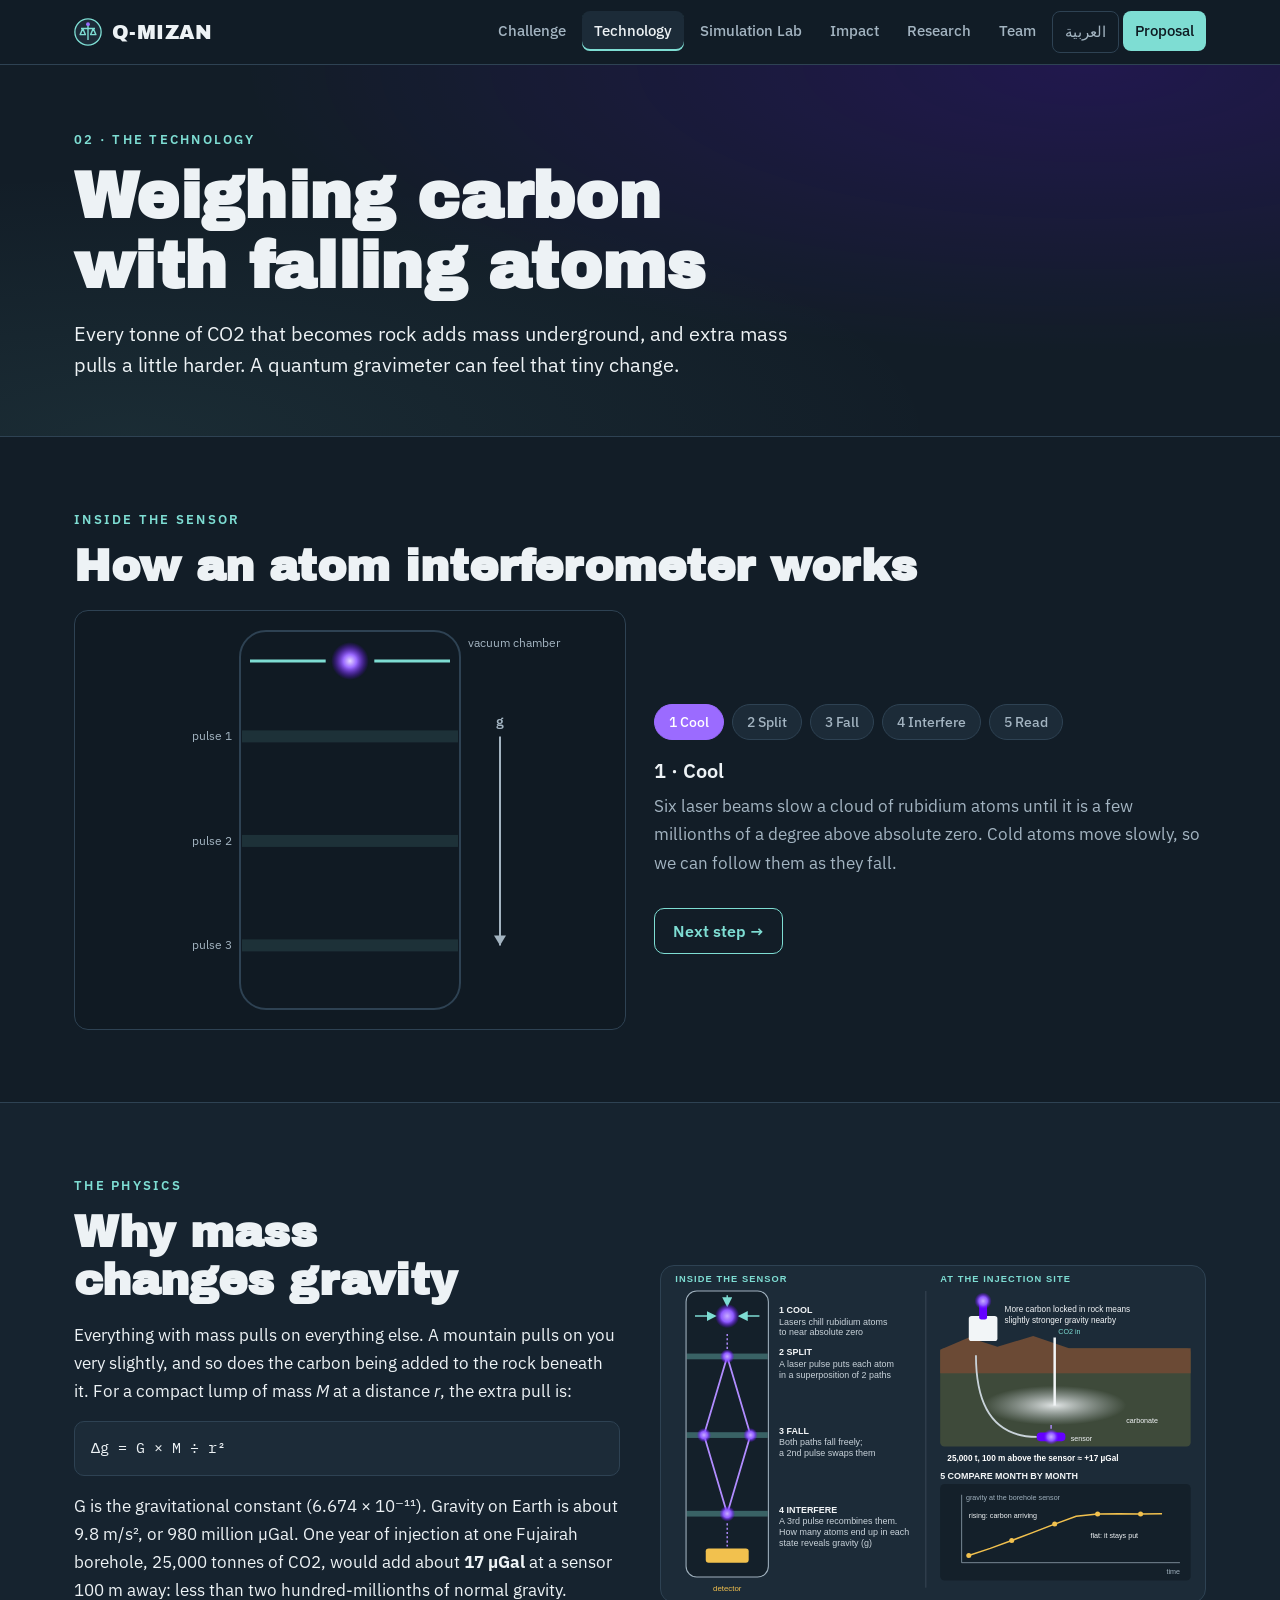
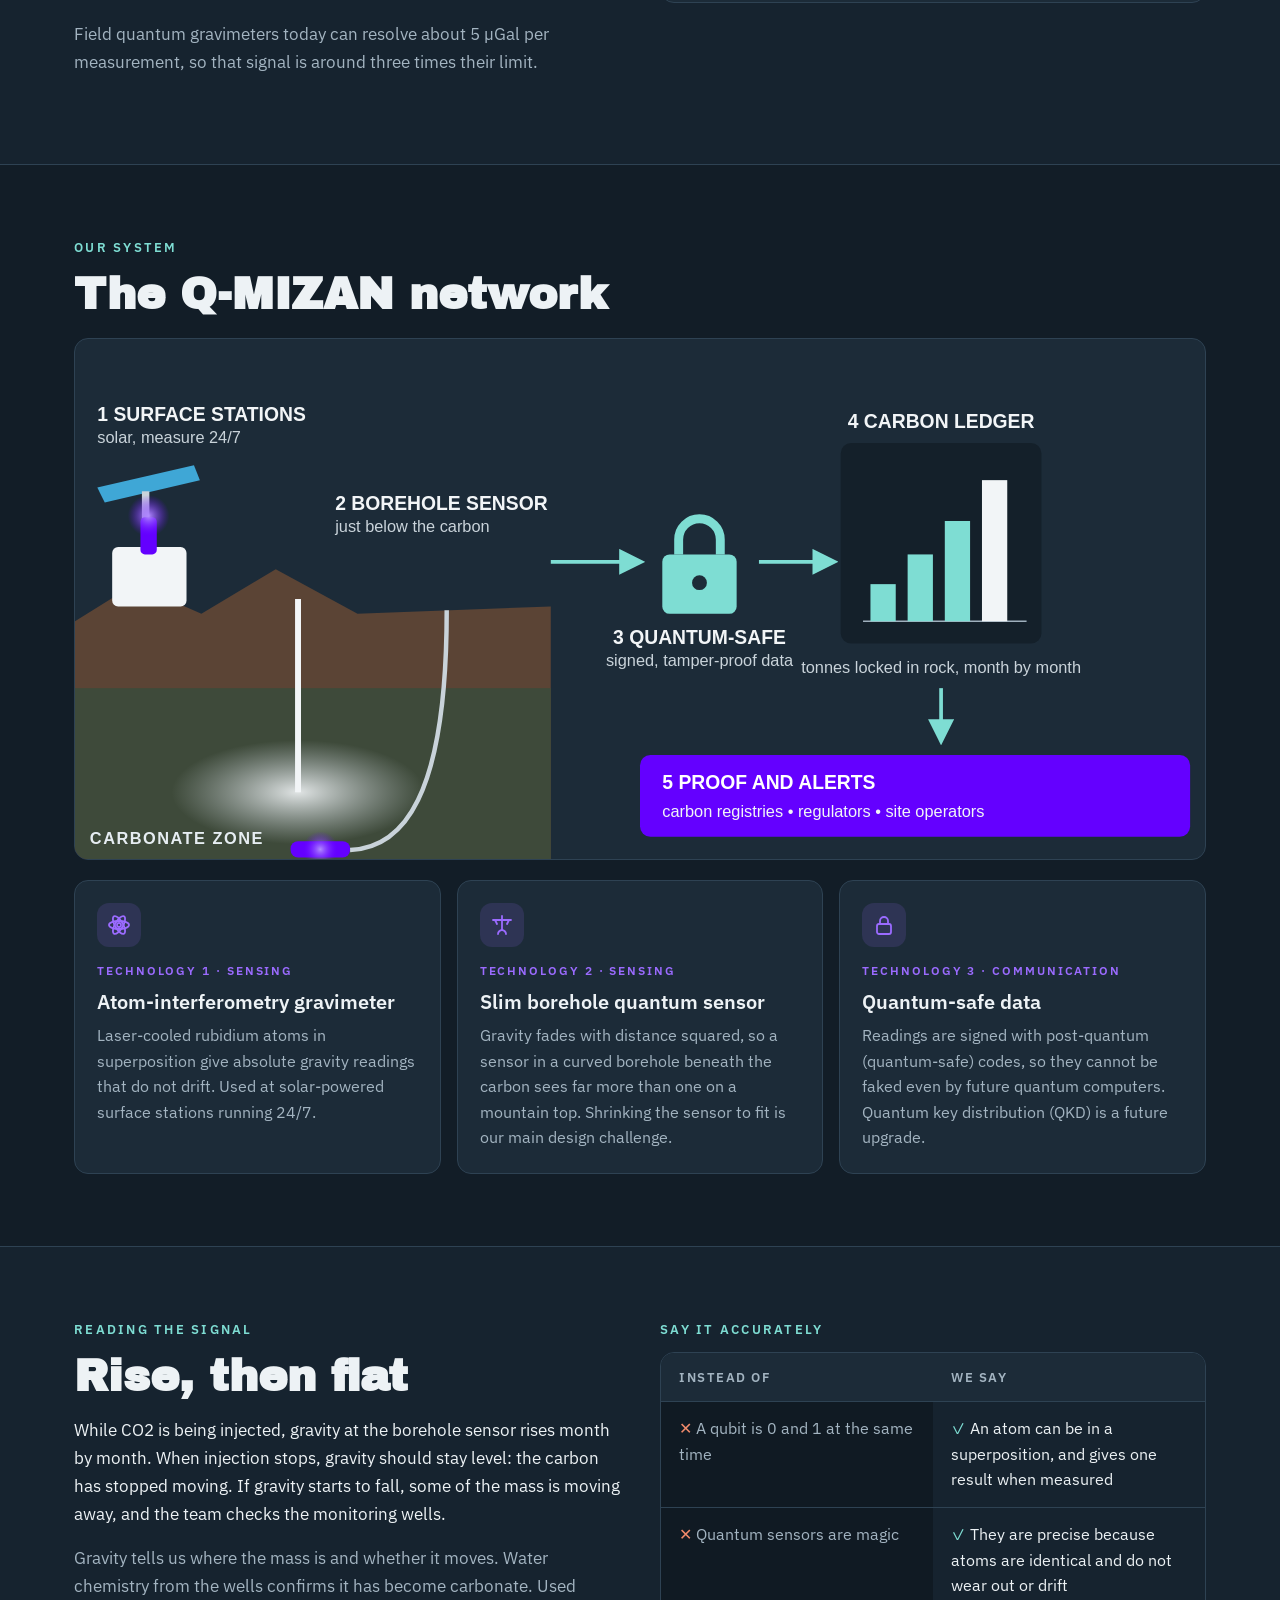
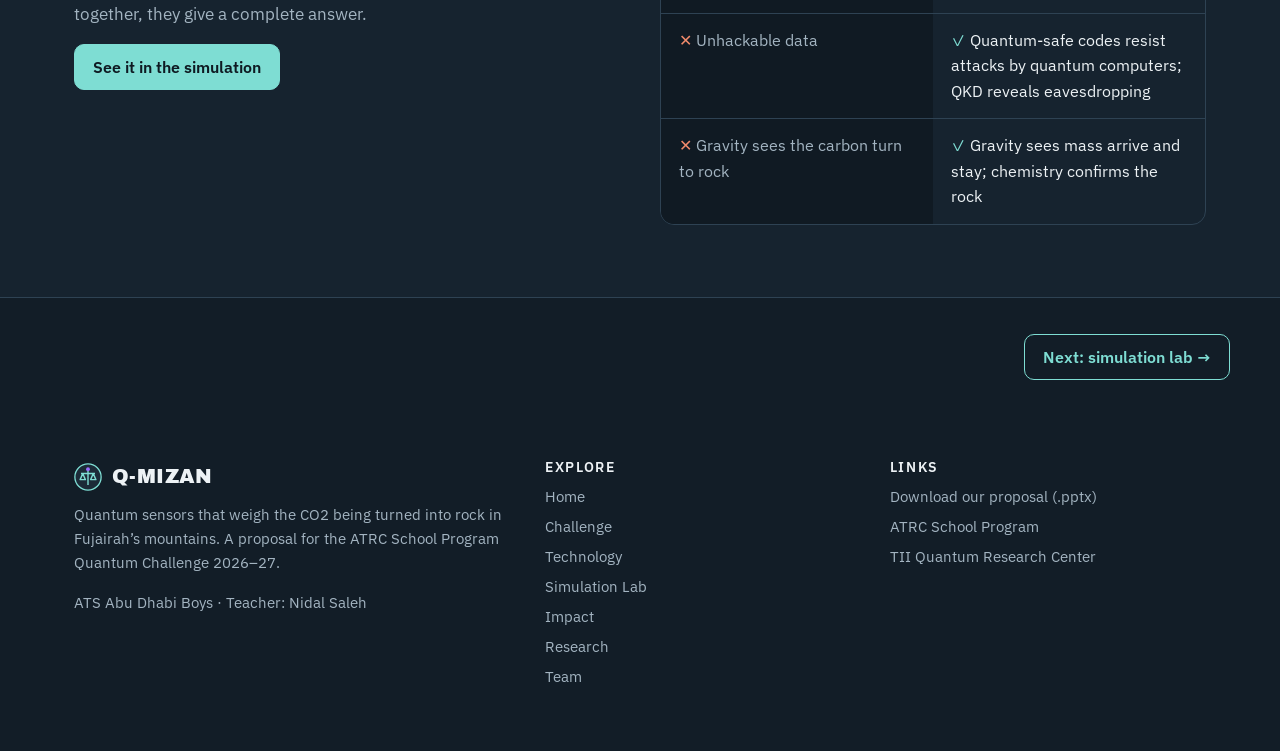
<file: technology.html>
<!DOCTYPE html>
<html lang="en" dir="ltr">
<head>
<meta charset="utf-8">
<meta name="viewport" content="width=device-width, initial-scale=1">
<title>Technology · Q-MIZAN</title>
<meta name="description" content="How quantum gravimeters use falling ultracold atoms to weigh the carbon locked in Fujairah's rocks.">
<meta property="og:title" content="Technology · Q-MIZAN">
<meta property="og:description" content="How quantum gravimeters use falling ultracold atoms to weigh the carbon locked in Fujairah's rocks.">
<link rel="alternate" hreflang="ar" href="ar/technology.html">
<link rel="icon" href="assets/img/favicon.svg" type="image/svg+xml">
<link rel="preconnect" href="https://fonts.googleapis.com">
<link rel="preconnect" href="https://fonts.gstatic.com" crossorigin>
<link href="https://fonts.googleapis.com/css2?family=Archivo+Black&family=IBM+Plex+Sans:ital,wght@0,400;0,500;0,600;1,400&family=IBM+Plex+Mono:wght@500&display=swap" rel="stylesheet">
<link rel="stylesheet" href="assets/css/style.css">
</head>
<body>
<a class="skip" href="#main">Skip to content</a>
<nav class="nav" aria-label="Main">
  <div class="wrap">
    <a class="brand" href="index.html"><svg viewBox="0 0 32 32" aria-hidden="true"><circle cx="16" cy="16" r="15" fill="#1C2B38" stroke="#7EDDD3" stroke-width="1.5"/><path d="M8 12h16M16 7v18M10 12l-3 7h6zM22 12l-3 7h6z" stroke="#7EDDD3" stroke-width="1.6" fill="none" stroke-linejoin="round"/><circle cx="16" cy="7" r="2.2" fill="#9B6BFF"/></svg>Q-MIZAN</a>
    <button class="menu-btn" type="button" aria-expanded="false" aria-controls="menu">Menu</button>
    <ul id="menu"><li><a href="challenge.html">Challenge</a></li><li><a href="technology.html" aria-current="page">Technology</a></li><li><a href="lab.html">Simulation Lab</a></li><li><a href="impact.html">Impact</a></li><li><a href="research.html">Research</a></li><li><a href="team.html">Team</a></li><li><a class="lang" href="ar/technology.html" lang="ar" hreflang="ar">العربية</a></li><li><a class="cta" href="assets/docs/Q-MIZAN_Proposal.pptx">Proposal</a></li></ul>
  </div>
</nav>
<main id="main">

<header class="pagehead"><div class="wrap">
  <div class="eyebrow">02 · The technology</div>
  <h1>Weighing carbon with falling atoms</h1>
  <p class="lead">Every tonne of CO2 that becomes rock adds mass underground, and extra mass pulls a little harder. A quantum gravimeter can feel that tiny change.</p>
</div></header>

<section>
  <div class="wrap">
    <div class="eyebrow">Inside the sensor</div>
    <h2>How an atom interferometer works</h2>
    <div class="ai" style="margin-top:20px">
      <canvas id="aiCanvas" aria-label="Animated diagram of an atom interferometer: atoms are cooled, split into two paths, fall, recombine and are detected"></canvas>
      <div>
        <div class="stepper" id="aiSteps" role="group" aria-label="Steps"></div>
        <div class="explain" id="aiExplain" aria-live="polite"></div>
        <button type="button" class="btn" id="aiNext">Next step →</button>
      </div>
    </div>
  </div>
</section>

<section class="alt">
  <div class="wrap grid-2">
    <div class="read">
      <div class="eyebrow">The physics</div>
      <h2>Why mass changes gravity</h2>
      <p>Everything with mass pulls on everything else. A mountain pulls on you very slightly, and so does the carbon being added to the rock beneath it. For a compact lump of mass <em>M</em> at a distance <em>r</em>, the extra pull is:</p>
      <div class="formula">Δg = G × M ÷ r²</div>
      <p style="margin-top:16px">G is the gravitational constant (6.674 × 10⁻¹¹). Gravity on Earth is about 9.8 m/s², or 980 million µGal. One year of injection at one Fujairah borehole, 25,000 tonnes of CO2, would add about <strong>17 µGal</strong> at a sensor 100 m away: less than two hundred-millionths of normal gravity.</p>
      <p class="muted">Field quantum gravimeters today can resolve about 5 µGal per measurement, so that signal is around three times their limit.</p>
    </div>
    <figure class="figure"><img src="assets/img/diagram.svg" alt="Labelled diagram: inside the sensor, atoms are cooled, split, fall and interfere; at the injection site, a borehole sensor under the carbonate zone sees gravity rise and then flatten"></figure>
  </div>
</section>

<section>
  <div class="wrap">
    <div class="eyebrow">Our system</div>
    <h2>The Q-MIZAN network</h2>
    <figure class="figure" style="margin-top:20px"><img src="assets/img/system.svg" alt="System diagram: surface stations and a borehole sensor send quantum-safe signed data to a carbon ledger, which produces proof and alerts"></figure>
    <div class="grid-3" style="margin-top:20px">
      <div class="card"><div class="icon v"><svg viewBox="0 0 24 24"><circle cx="12" cy="12" r="2"/><ellipse cx="12" cy="12" rx="10" ry="4"/><ellipse cx="12" cy="12" rx="10" ry="4" transform="rotate(60 12 12)"/><ellipse cx="12" cy="12" rx="10" ry="4" transform="rotate(120 12 12)"/></svg></div><div class="k">Technology 1 · sensing</div><h3>Atom-interferometry gravimeter</h3><p>Laser-cooled rubidium atoms in superposition give absolute gravity readings that do not drift. Used at solar-powered surface stations running 24/7.</p></div>
      <div class="card"><div class="icon v"><svg viewBox="0 0 24 24"><path d="M3 7h18M12 3v14"/><path d="M8 21c0-2 2-4 4-4s4 2 4 4"/><path d="M5 7l2 4M19 7l-2 4"/></svg></div><div class="k">Technology 2 · sensing</div><h3>Slim borehole quantum sensor</h3><p>Gravity fades with distance squared, so a sensor in a curved borehole beneath the carbon sees far more than one on a mountain top. Shrinking the sensor to fit is our main design challenge.</p></div>
      <div class="card"><div class="icon v"><svg viewBox="0 0 24 24"><rect x="5" y="11" width="14" height="10" rx="2"/><path d="M8 11V8a4 4 0 0 1 8 0v3"/></svg></div><div class="k">Technology 3 · communication</div><h3>Quantum-safe data</h3><p>Readings are signed with post-quantum (quantum-safe) codes, so they cannot be faked even by future quantum computers. Quantum key distribution (QKD) is a future upgrade.</p></div>
    </div>
  </div>
</section>

<section class="alt">
  <div class="wrap grid-2 top">
    <div>
      <div class="eyebrow">Reading the signal</div>
      <h2>Rise, then flat</h2>
      <p class="read">While CO2 is being injected, gravity at the borehole sensor rises month by month. When injection stops, gravity should stay level: the carbon has stopped moving. If gravity starts to fall, some of the mass is moving away, and the team checks the monitoring wells.</p>
      <p class="read muted">Gravity tells us where the mass is and whether it moves. Water chemistry from the wells confirms it has become carbonate. Used together, they give a complete answer.</p>
      <a class="btn primary" href="lab.html#monitor">See it in the simulation</a>
    </div>
    <div>
      <div class="eyebrow">Say it accurately</div>
      <div class="myth">
        <div class="h">Instead of</div><div class="h">We say</div>
        <div class="x">A qubit is 0 and 1 at the same time</div><div class="ok">An atom can be in a superposition, and gives one result when measured</div>
        <div class="x">Quantum sensors are magic</div><div class="ok">They are precise because atoms are identical and do not wear out or drift</div>
        <div class="x">Unhackable data</div><div class="ok">Quantum-safe codes resist attacks by quantum computers; QKD reveals eavesdropping</div>
        <div class="x">Gravity sees the carbon turn to rock</div><div class="ok">Gravity sees mass arrive and stay; chemistry confirms the rock</div>
      </div>
    </div>
  </div>
</section>
<div class="wrap next-page"><a class="btn" href="lab.html">Next: simulation lab →</a></div>

</main>
<footer>
  <div class="wrap">
    <div>
      <a class="brand" href="index.html" style="margin-bottom:10px"><svg viewBox="0 0 32 32" aria-hidden="true"><circle cx="16" cy="16" r="15" fill="#1C2B38" stroke="#7EDDD3" stroke-width="1.5"/><path d="M8 12h16M16 7v18M10 12l-3 7h6zM22 12l-3 7h6z" stroke="#7EDDD3" stroke-width="1.6" fill="none" stroke-linejoin="round"/><circle cx="16" cy="7" r="2.2" fill="#9B6BFF"/></svg>Q-MIZAN</a>
      <p>Quantum sensors that weigh the CO2 being turned into rock in Fujairah’s mountains. A proposal for the ATRC School Program Quantum Challenge 2026–27.</p>
      <p>ATS Abu Dhabi Boys · Teacher: Nidal Saleh</p>
    </div>
    <div><h4>Explore</h4><ul><li><a href="index.html">Home</a></li><li><a href="challenge.html">Challenge</a></li><li><a href="technology.html">Technology</a></li><li><a href="lab.html">Simulation Lab</a></li><li><a href="impact.html">Impact</a></li><li><a href="research.html">Research</a></li><li><a href="team.html">Team</a></li></ul></div>
    <div><h4>Links</h4><ul><li><a href="assets/docs/Q-MIZAN_Proposal.pptx">Download our proposal (.pptx)</a></li><li><a href="https://atrcschoolprogram.ae">ATRC School Program</a></li><li><a href="https://www.tii.ae/quantum">TII Quantum Research Center</a></li></ul></div>
  </div>
</footer>
<script src="assets/js/main.js"></script>

</body>
</html>
</file>
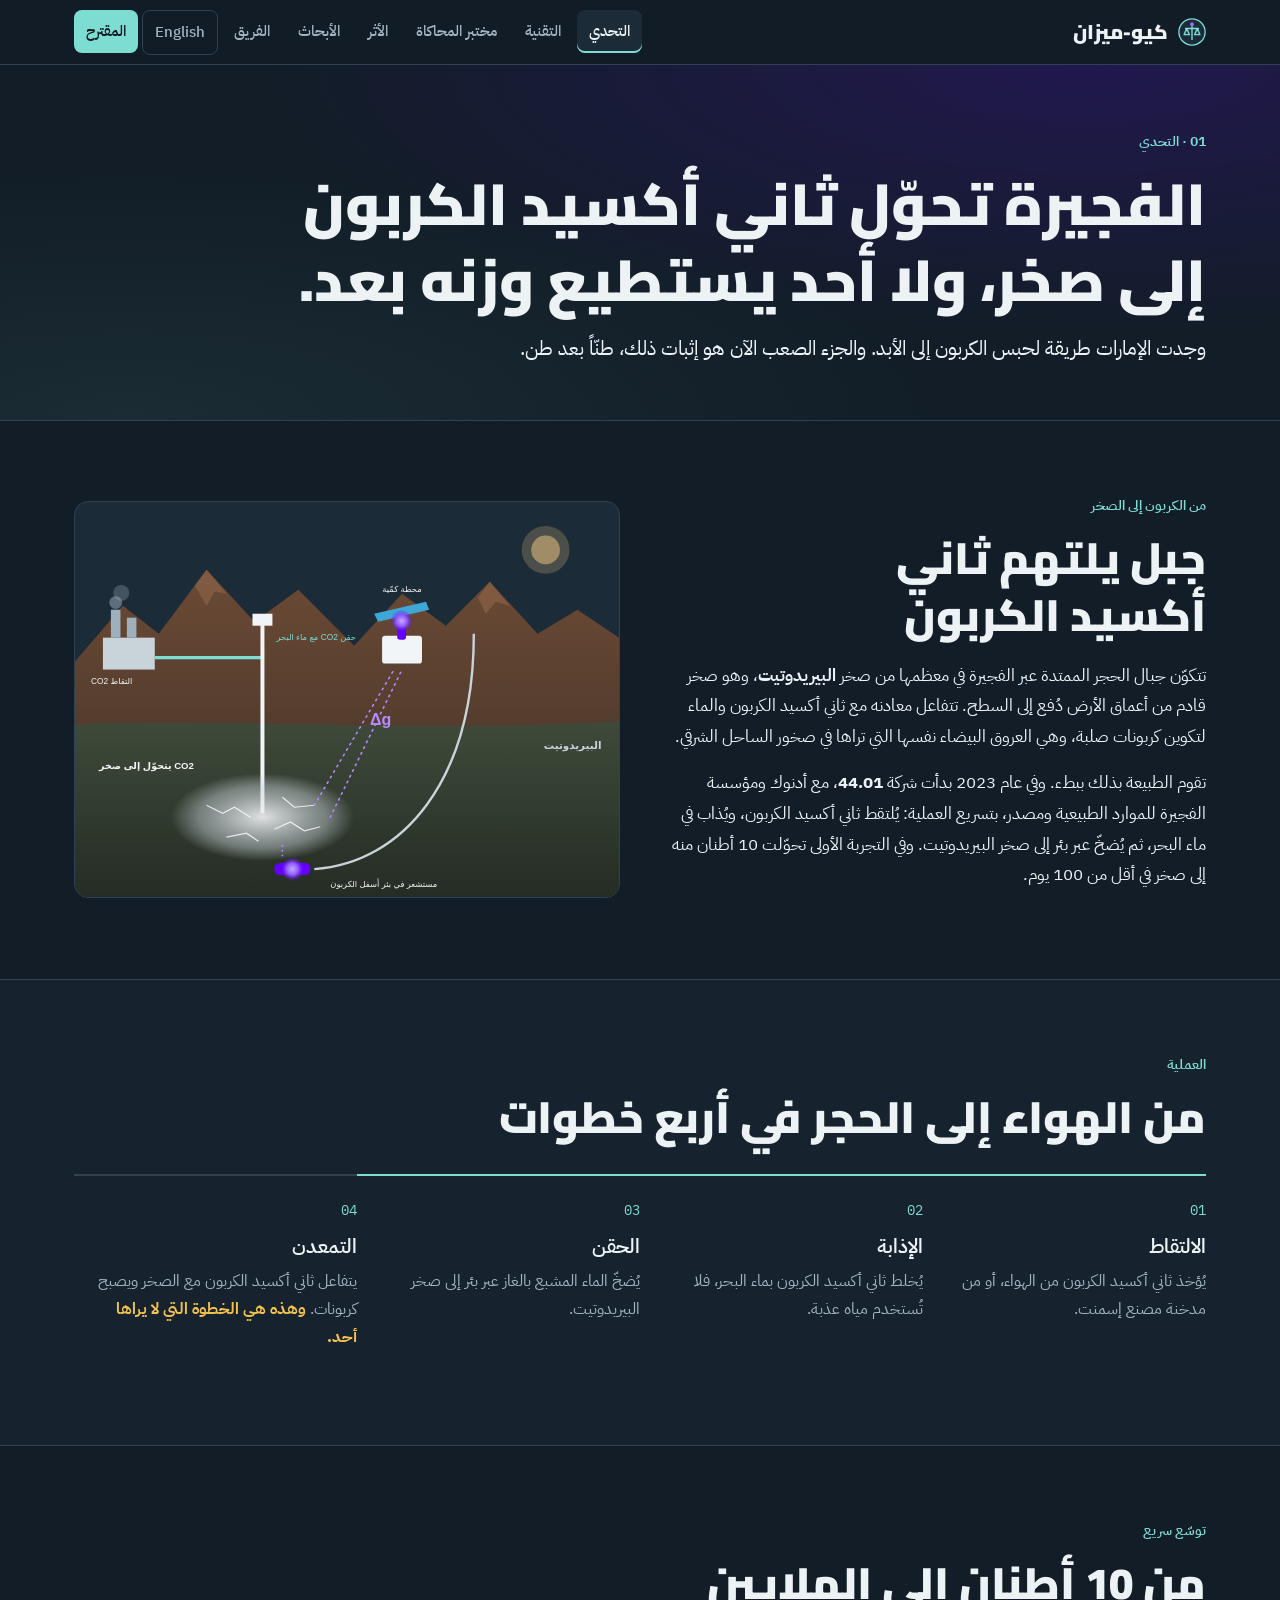
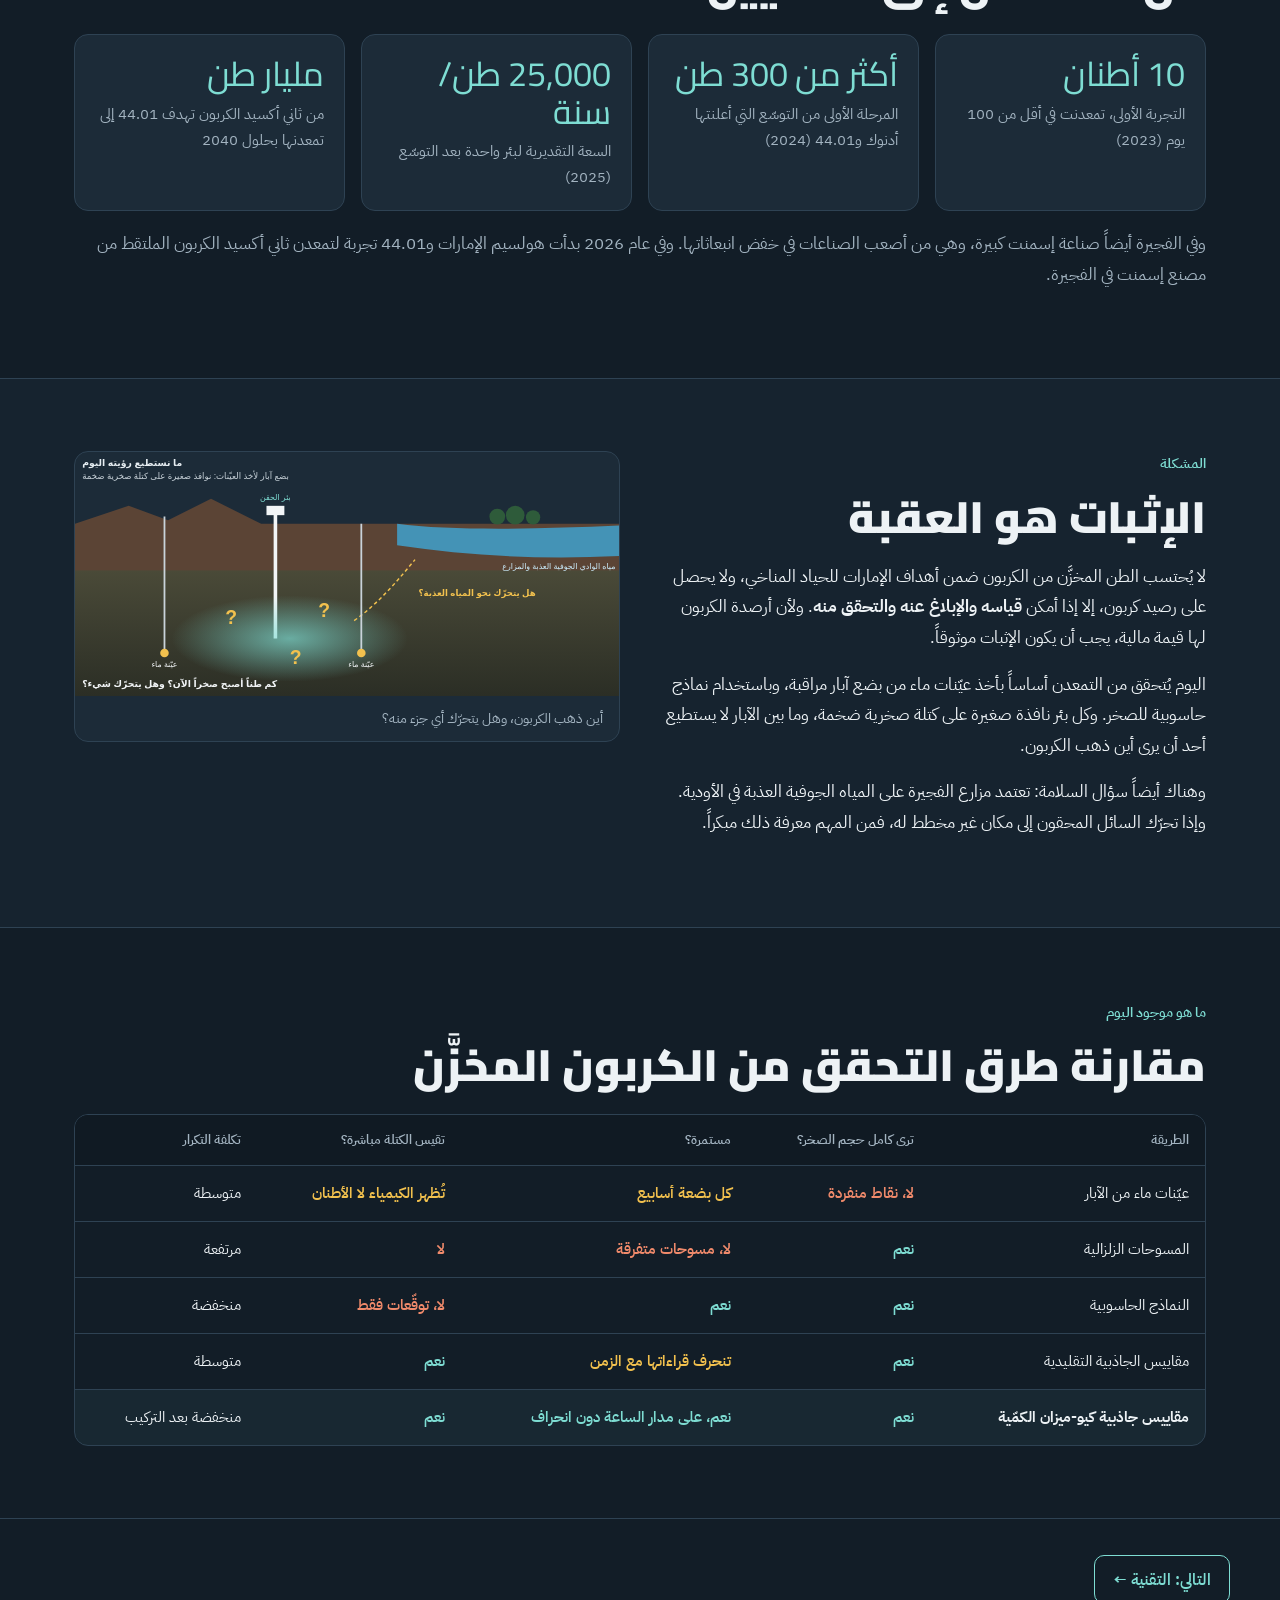
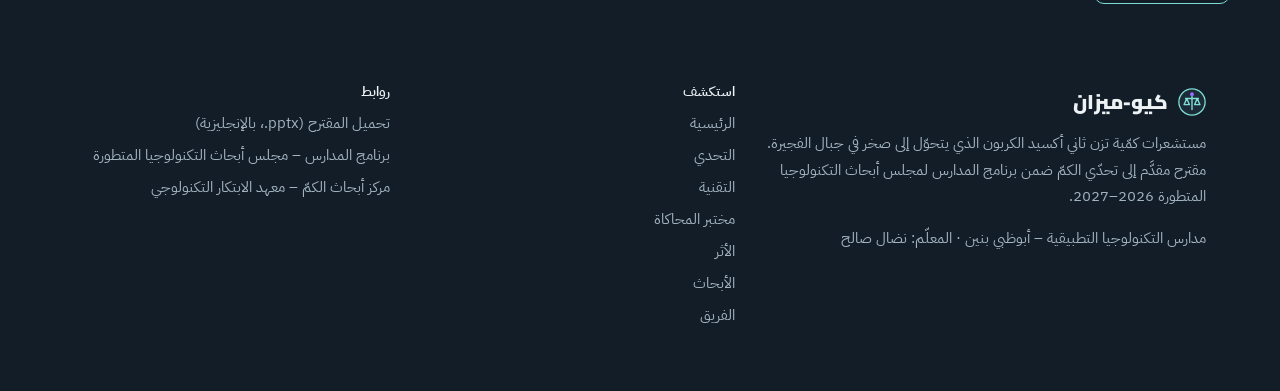
<file: ar/challenge.html>
<!DOCTYPE html>
<html lang="ar" dir="rtl">
<head>
<meta charset="utf-8">
<meta name="viewport" content="width=device-width, initial-scale=1">
<title>التحدي · كيو-ميزان</title>
<meta name="description" content="الفجيرة تحوّل ثاني أكسيد الكربون إلى صخر. لماذا يصعب إثبات الكمية المحبوسة.">
<meta property="og:title" content="التحدي · كيو-ميزان">
<meta property="og:description" content="الفجيرة تحوّل ثاني أكسيد الكربون إلى صخر. لماذا يصعب إثبات الكمية المحبوسة.">
<link rel="alternate" hreflang="en" href="../challenge.html">
<link rel="icon" href="../assets/img/favicon.svg" type="image/svg+xml">
<link rel="preconnect" href="https://fonts.googleapis.com">
<link rel="preconnect" href="https://fonts.gstatic.com" crossorigin>
<link href="https://fonts.googleapis.com/css2?family=Cairo:wght@800;900&family=IBM+Plex+Sans+Arabic:wght@400;500;600&family=IBM+Plex+Mono:wght@500&display=swap" rel="stylesheet">
<link rel="stylesheet" href="../assets/css/style.css">
</head>
<body>
<a class="skip" href="#main">انتقل إلى المحتوى</a>
<nav class="nav" aria-label="الرئيسية">
  <div class="wrap">
    <a class="brand" href="index.html"><svg viewBox="0 0 32 32" aria-hidden="true"><circle cx="16" cy="16" r="15" fill="#1C2B38" stroke="#7EDDD3" stroke-width="1.5"/><path d="M8 12h16M16 7v18M10 12l-3 7h6zM22 12l-3 7h6z" stroke="#7EDDD3" stroke-width="1.6" fill="none" stroke-linejoin="round"/><circle cx="16" cy="7" r="2.2" fill="#9B6BFF"/></svg>كيو-ميزان</a>
    <button class="menu-btn" type="button" aria-expanded="false" aria-controls="menu">القائمة</button>
    <ul id="menu"><li><a href="challenge.html" aria-current="page">التحدي</a></li><li><a href="technology.html">التقنية</a></li><li><a href="lab.html">مختبر المحاكاة</a></li><li><a href="impact.html">الأثر</a></li><li><a href="research.html">الأبحاث</a></li><li><a href="team.html">الفريق</a></li><li><a class="lang" href="../challenge.html" lang="en" hreflang="en">English</a></li><li><a class="cta" href="../assets/docs/Q-MIZAN_Proposal.pptx">المقترح</a></li></ul>
  </div>
</nav>
<main id="main">

<header class="pagehead"><div class="wrap">
  <div class="eyebrow">01 · التحدي</div>
  <h1>الفجيرة تحوّل ثاني أكسيد الكربون إلى صخر، ولا أحد يستطيع وزنه بعد.</h1>
  <p class="lead">وجدت الإمارات طريقة لحبس الكربون إلى الأبد. والجزء الصعب الآن هو إثبات ذلك، طنّاً بعد طن.</p>
</div></header>

<section>
  <div class="wrap grid-2">
    <div class="read">
      <div class="eyebrow">من الكربون إلى الصخر</div>
      <h2>جبل يلتهم ثاني أكسيد الكربون</h2>
      <p>تتكوّن جبال الحجر الممتدة عبر الفجيرة في معظمها من صخر <strong>البيريدوتيت</strong>، وهو صخر قادم من أعماق الأرض دُفع إلى السطح. تتفاعل معادنه مع ثاني أكسيد الكربون والماء لتكوين كربونات صلبة، وهي العروق البيضاء نفسها التي تراها في صخور الساحل الشرقي.</p>
      <p>تقوم الطبيعة بذلك ببطء. وفي عام 2023 بدأت شركة <strong>44.01</strong>، مع أدنوك ومؤسسة الفجيرة للموارد الطبيعية ومصدر، بتسريع العملية: يُلتقط ثاني أكسيد الكربون، ويُذاب في ماء البحر، ثم يُضخّ عبر بئر إلى صخر البيريدوتيت. وفي التجربة الأولى تحوّلت 10 أطنان منه إلى صخر في أقل من 100 يوم.</p>
    </div>
    <figure class="figure"><img src="../assets/img/ar/hero.svg" alt="مقطع عرضي يُظهر التقاط ثاني أكسيد الكربون وبئر الحقن ومنطقة كربونات تتكوّن في صخر البيريدوتيت"></figure>
  </div>
</section>

<section class="alt">
  <div class="wrap">
    <div class="eyebrow">العملية</div>
    <h2>من الهواء إلى الحجر في أربع خطوات</h2>
    <div class="steps">
      <div class="step on"><h3>الالتقاط</h3><p>يُؤخذ ثاني أكسيد الكربون من الهواء، أو من مدخنة مصنع إسمنت.</p></div>
      <div class="step on"><h3>الإذابة</h3><p>يُخلط ثاني أكسيد الكربون بماء البحر، فلا تُستخدم مياه عذبة.</p></div>
      <div class="step on"><h3>الحقن</h3><p>يُضخّ الماء المشبع بالغاز عبر بئر إلى صخر البيريدوتيت.</p></div>
      <div class="step"><h3>التمعدن</h3><p>يتفاعل ثاني أكسيد الكربون مع الصخر ويصبح كربونات. <strong style="color:var(--warn)">وهذه هي الخطوة التي لا يراها أحد.</strong></p></div>
    </div>
  </div>
</section>

<section>
  <div class="wrap">
    <div class="eyebrow">توسّع سريع</div>
    <h2>من 10 أطنان إلى الملايين</h2>
    <div class="grid-4" style="margin-top:22px">
      <div class="stat"><div class="big">10 أطنان</div><div class="lab">التجربة الأولى، تمعدنت في أقل من 100 يوم (2023)</div></div>
      <div class="stat"><div class="big">أكثر من 300 طن</div><div class="lab">المرحلة الأولى من التوسّع التي أعلنتها أدنوك و44.01 (2024)</div></div>
      <div class="stat"><div class="big">25,000 طن/سنة</div><div class="lab">السعة التقديرية لبئر واحدة بعد التوسّع (2025)</div></div>
      <div class="stat"><div class="big">مليار طن</div><div class="lab">من ثاني أكسيد الكربون تهدف 44.01 إلى تمعدنها بحلول 2040</div></div>
    </div>
    <p class="muted" style="margin-top:18px">وفي الفجيرة أيضاً صناعة إسمنت كبيرة، وهي من أصعب الصناعات في خفض انبعاثاتها. وفي عام 2026 بدأت هولسيم الإمارات و44.01 تجربة لتمعدن ثاني أكسيد الكربون الملتقط من مصنع إسمنت في الفجيرة.</p>
  </div>
</section>

<section class="alt">
  <div class="wrap grid-2 top">
    <div class="read">
      <div class="eyebrow">المشكلة</div>
      <h2>الإثبات هو العقبة</h2>
      <p>لا يُحتسب الطن المخزَّن من الكربون ضمن أهداف الإمارات للحياد المناخي، ولا يحصل على رصيد كربون، إلا إذا أمكن <strong>قياسه والإبلاغ عنه والتحقق منه</strong>. ولأن أرصدة الكربون لها قيمة مالية، يجب أن يكون الإثبات موثوقاً.</p>
      <p>اليوم يُتحقق من التمعدن أساساً بأخذ عيّنات ماء من بضع آبار مراقبة، وباستخدام نماذج حاسوبية للصخر. وكل بئر نافذة صغيرة على كتلة صخرية ضخمة، وما بين الآبار لا يستطيع أحد أن يرى أين ذهب الكربون.</p>
      <p>وهناك أيضاً سؤال السلامة: تعتمد مزارع الفجيرة على المياه الجوفية العذبة في الأودية. وإذا تحرّك السائل المحقون إلى مكان غير مخطط له، فمن المهم معرفة ذلك مبكراً.</p>
    </div>
    <figure class="figure"><img src="../assets/img/ar/problem.svg" alt="مقطع عرضي يُظهر بئر الحقن وسائلاً ينتشر وبئرين بعيدتين لأخذ العيّنات ومياهاً جوفية عذبة قريبة"><figcaption>أين ذهب الكربون، وهل يتحرّك أي جزء منه؟</figcaption></figure>
  </div>
</section>

<section>
  <div class="wrap">
    <div class="eyebrow">ما هو موجود اليوم</div>
    <h2>مقارنة طرق التحقق من الكربون المخزَّن</h2>
    <div class="tablewrap" style="margin-top:20px">
      <table>
        <thead><tr><th>الطريقة</th><th>ترى كامل حجم الصخر؟</th><th>مستمرة؟</th><th>تقيس الكتلة مباشرة؟</th><th>تكلفة التكرار</th></tr></thead>
        <tbody>
          <tr><td>عيّنات ماء من الآبار</td><td class="no">لا، نقاط منفردة</td><td class="part">كل بضعة أسابيع</td><td class="part">تُظهر الكيمياء لا الأطنان</td><td>متوسطة</td></tr>
          <tr><td>المسوحات الزلزالية</td><td class="yes">نعم</td><td class="no">لا، مسوحات متفرقة</td><td class="no">لا</td><td>مرتفعة</td></tr>
          <tr><td>النماذج الحاسوبية</td><td class="yes">نعم</td><td class="yes">نعم</td><td class="no">لا، توقّعات فقط</td><td>منخفضة</td></tr>
          <tr><td>مقاييس الجاذبية التقليدية</td><td class="yes">نعم</td><td class="part">تنحرف قراءاتها مع الزمن</td><td class="yes">نعم</td><td>متوسطة</td></tr>
          <tr><td class="us"><strong>مقاييس جاذبية كيو-ميزان الكمّية</strong></td><td class="us yes">نعم</td><td class="us yes">نعم، على مدار الساعة دون انحراف</td><td class="us yes">نعم</td><td class="us">منخفضة بعد التركيب</td></tr>
        </tbody>
      </table>
    </div>
  </div>
</section>
<div class="wrap next-page"><a class="btn" href="technology.html">التالي: التقنية ←</a></div>

</main>
<footer>
  <div class="wrap">
    <div>
      <a class="brand" href="index.html" style="margin-bottom:10px"><svg viewBox="0 0 32 32" aria-hidden="true"><circle cx="16" cy="16" r="15" fill="#1C2B38" stroke="#7EDDD3" stroke-width="1.5"/><path d="M8 12h16M16 7v18M10 12l-3 7h6zM22 12l-3 7h6z" stroke="#7EDDD3" stroke-width="1.6" fill="none" stroke-linejoin="round"/><circle cx="16" cy="7" r="2.2" fill="#9B6BFF"/></svg>كيو-ميزان</a>
      <p>مستشعرات كمّية تزن ثاني أكسيد الكربون الذي يتحوّل إلى صخر في جبال الفجيرة. مقترح مقدَّم إلى تحدّي الكمّ ضمن برنامج المدارس لمجلس أبحاث التكنولوجيا المتطورة 2026–2027.</p>
      <p>مدارس التكنولوجيا التطبيقية – أبوظبي بنين · المعلّم: نضال صالح</p>
    </div>
    <div><h4>استكشف</h4><ul><li><a href="index.html">الرئيسية</a></li><li><a href="challenge.html">التحدي</a></li><li><a href="technology.html">التقنية</a></li><li><a href="lab.html">مختبر المحاكاة</a></li><li><a href="impact.html">الأثر</a></li><li><a href="research.html">الأبحاث</a></li><li><a href="team.html">الفريق</a></li></ul></div>
    <div><h4>روابط</h4><ul><li><a href="../assets/docs/Q-MIZAN_Proposal.pptx">تحميل المقترح (‎.pptx، بالإنجليزية)</a></li><li><a href="https://atrcschoolprogram.ae">برنامج المدارس – مجلس أبحاث التكنولوجيا المتطورة</a></li><li><a href="https://www.tii.ae/quantum">مركز أبحاث الكمّ – معهد الابتكار التكنولوجي</a></li></ul></div>
  </div>
</footer>
<script src="../assets/js/main.js"></script>

</body>
</html>
</file>
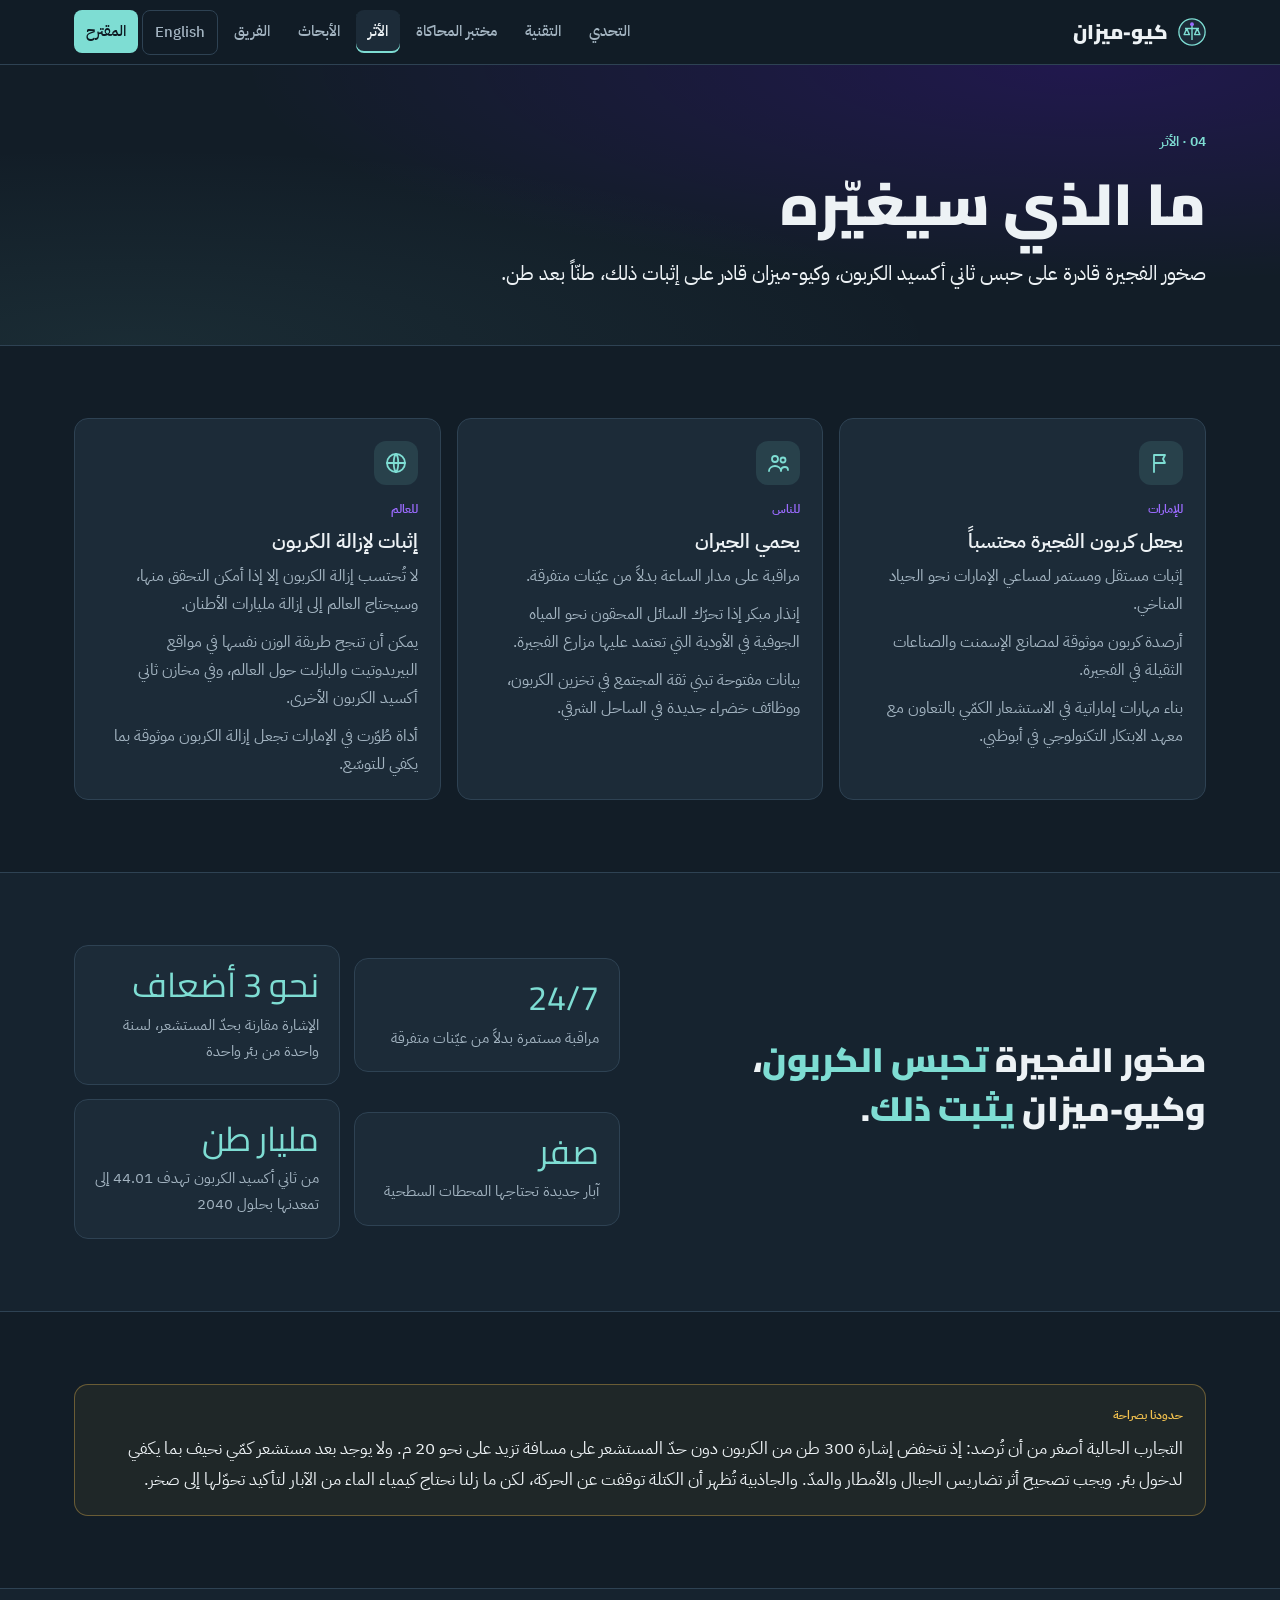
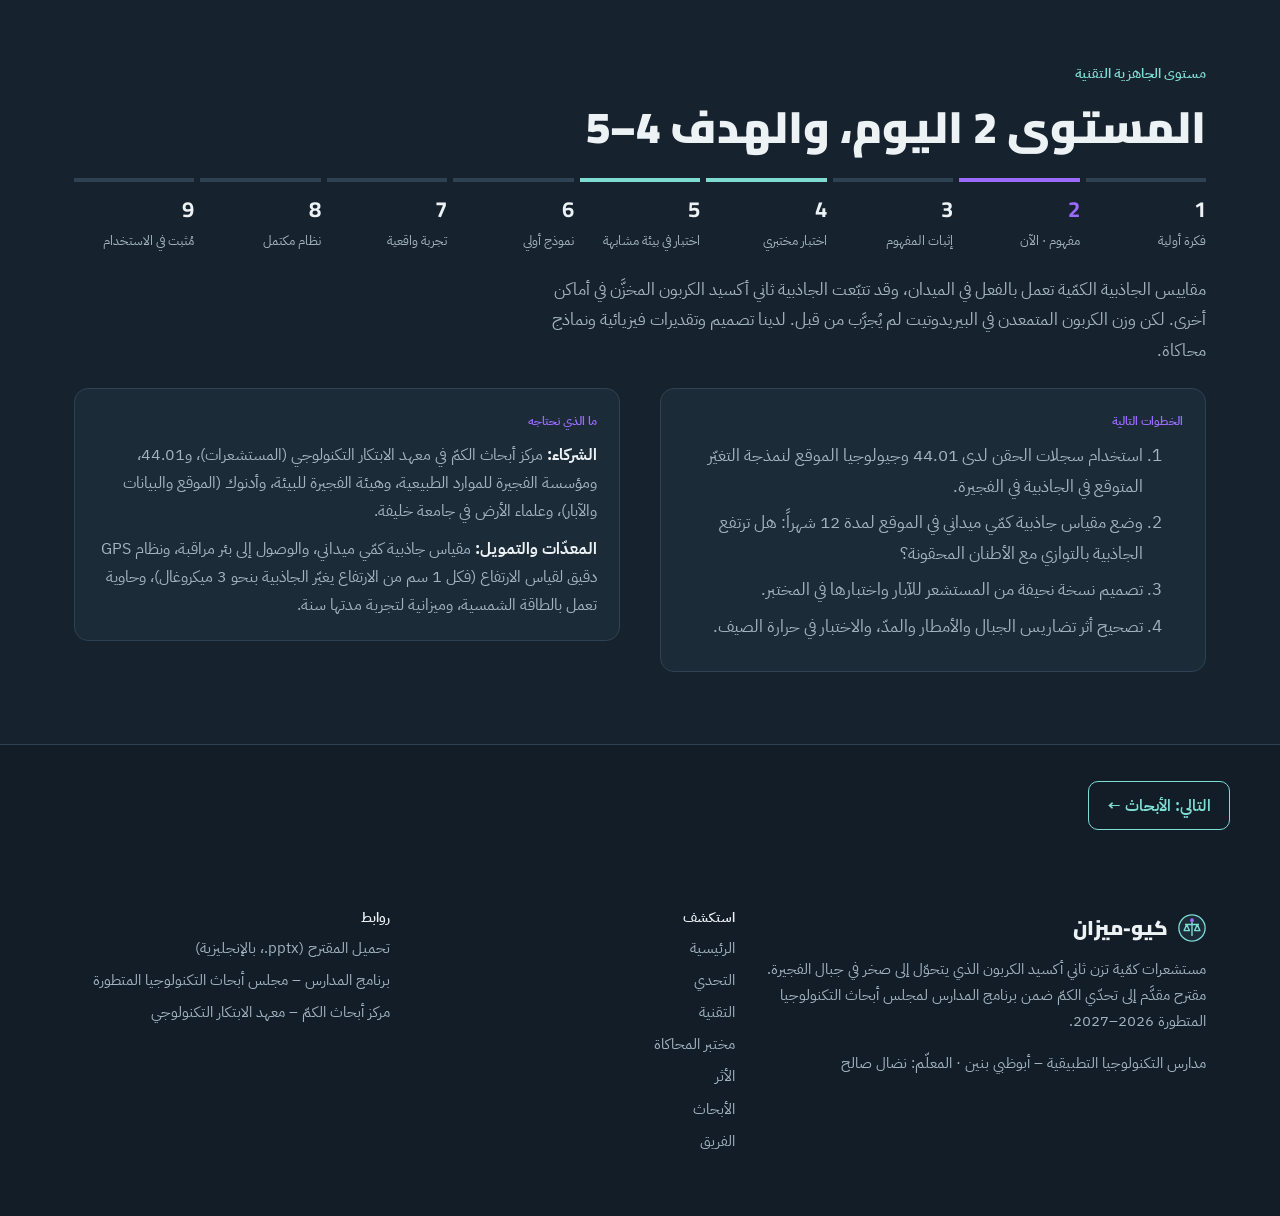
<file: ar/impact.html>
<!DOCTYPE html>
<html lang="ar" dir="rtl">
<head>
<meta charset="utf-8">
<meta name="viewport" content="width=device-width, initial-scale=1">
<title>الأثر · كيو-ميزان</title>
<meta name="description" content="ماذا يعني كيو-ميزان للإمارات وللناس وللعالم، ومستوى جاهزيته التقنية.">
<meta property="og:title" content="الأثر · كيو-ميزان">
<meta property="og:description" content="ماذا يعني كيو-ميزان للإمارات وللناس وللعالم، ومستوى جاهزيته التقنية.">
<link rel="alternate" hreflang="en" href="../impact.html">
<link rel="icon" href="../assets/img/favicon.svg" type="image/svg+xml">
<link rel="preconnect" href="https://fonts.googleapis.com">
<link rel="preconnect" href="https://fonts.gstatic.com" crossorigin>
<link href="https://fonts.googleapis.com/css2?family=Cairo:wght@800;900&family=IBM+Plex+Sans+Arabic:wght@400;500;600&family=IBM+Plex+Mono:wght@500&display=swap" rel="stylesheet">
<link rel="stylesheet" href="../assets/css/style.css">
</head>
<body>
<a class="skip" href="#main">انتقل إلى المحتوى</a>
<nav class="nav" aria-label="الرئيسية">
  <div class="wrap">
    <a class="brand" href="index.html"><svg viewBox="0 0 32 32" aria-hidden="true"><circle cx="16" cy="16" r="15" fill="#1C2B38" stroke="#7EDDD3" stroke-width="1.5"/><path d="M8 12h16M16 7v18M10 12l-3 7h6zM22 12l-3 7h6z" stroke="#7EDDD3" stroke-width="1.6" fill="none" stroke-linejoin="round"/><circle cx="16" cy="7" r="2.2" fill="#9B6BFF"/></svg>كيو-ميزان</a>
    <button class="menu-btn" type="button" aria-expanded="false" aria-controls="menu">القائمة</button>
    <ul id="menu"><li><a href="challenge.html">التحدي</a></li><li><a href="technology.html">التقنية</a></li><li><a href="lab.html">مختبر المحاكاة</a></li><li><a href="impact.html" aria-current="page">الأثر</a></li><li><a href="research.html">الأبحاث</a></li><li><a href="team.html">الفريق</a></li><li><a class="lang" href="../impact.html" lang="en" hreflang="en">English</a></li><li><a class="cta" href="../assets/docs/Q-MIZAN_Proposal.pptx">المقترح</a></li></ul>
  </div>
</nav>
<main id="main">

<header class="pagehead"><div class="wrap">
  <div class="eyebrow">04 · الأثر</div>
  <h1>ما الذي سيغيّره</h1>
  <p class="lead">صخور الفجيرة قادرة على حبس ثاني أكسيد الكربون، وكيو-ميزان قادر على إثبات ذلك، طنّاً بعد طن.</p>
</div></header>

<section>
  <div class="wrap">
    <div class="grid-3">
      <div class="card"><div class="icon"><svg viewBox="0 0 24 24"><path d="M5 21V4M5 4h11l-2 4 2 4H5"/></svg></div><div class="k">للإمارات</div><h3>يجعل كربون الفجيرة محتسباً</h3>
        <p>إثبات مستقل ومستمر لمساعي الإمارات نحو الحياد المناخي.</p><p>أرصدة كربون موثوقة لمصانع الإسمنت والصناعات الثقيلة في الفجيرة.</p><p>بناء مهارات إماراتية في الاستشعار الكمّي بالتعاون مع معهد الابتكار التكنولوجي في أبوظبي.</p></div>
      <div class="card"><div class="icon"><svg viewBox="0 0 24 24"><circle cx="9" cy="8" r="3"/><circle cx="17" cy="9" r="2.5"/><path d="M3 20c0-3 3-5 6-5s6 2 6 5M15 20c0-2 1-4 4-4 2 0 3 1 3 3"/></svg></div><div class="k">للناس</div><h3>يحمي الجيران</h3>
        <p>مراقبة على مدار الساعة بدلاً من عيّنات متفرقة.</p><p>إنذار مبكر إذا تحرّك السائل المحقون نحو المياه الجوفية في الأودية التي تعتمد عليها مزارع الفجيرة.</p><p>بيانات مفتوحة تبني ثقة المجتمع في تخزين الكربون، ووظائف خضراء جديدة في الساحل الشرقي.</p></div>
      <div class="card"><div class="icon"><svg viewBox="0 0 24 24"><circle cx="12" cy="12" r="9"/><path d="M3 12h18M12 3c3 3 3 15 0 18M12 3c-3 3-3 15 0 18"/></svg></div><div class="k">للعالم</div><h3>إثبات لإزالة الكربون</h3>
        <p>لا تُحتسب إزالة الكربون إلا إذا أمكن التحقق منها، وسيحتاج العالم إلى إزالة مليارات الأطنان.</p><p>يمكن أن تنجح طريقة الوزن نفسها في مواقع البيريدوتيت والبازلت حول العالم، وفي مخازن ثاني أكسيد الكربون الأخرى.</p><p>أداة طُوّرت في الإمارات تجعل إزالة الكربون موثوقة بما يكفي للتوسّع.</p></div>
    </div>
  </div>
</section>

<section class="alt">
  <div class="wrap grid-2">
    <div><p class="quote">صخور الفجيرة <em>تحبس الكربون</em>، وكيو-ميزان <em>يثبت ذلك</em>.</p></div>
    <div class="grid-2" style="gap:14px">
      <div class="stat"><div class="big">24/7</div><div class="lab">مراقبة مستمرة بدلاً من عيّنات متفرقة</div></div>
      <div class="stat"><div class="big">نحو 3 أضعاف</div><div class="lab">الإشارة مقارنة بحدّ المستشعر، لسنة واحدة من بئر واحدة</div></div>
      <div class="stat"><div class="big">صفر</div><div class="lab">آبار جديدة تحتاجها المحطات السطحية</div></div>
      <div class="stat"><div class="big">مليار طن</div><div class="lab">من ثاني أكسيد الكربون تهدف 44.01 إلى تمعدنها بحلول 2040</div></div>
    </div>
  </div>
</section>

<section>
  <div class="wrap">
    <div class="callout">
      <div class="k">حدودنا بصراحة</div>
      <p>التجارب الحالية أصغر من أن تُرصد: إذ تنخفض إشارة 300 طن من الكربون دون حدّ المستشعر على مسافة تزيد على نحو 20 م. ولا يوجد بعد مستشعر كمّي نحيف بما يكفي لدخول بئر. ويجب تصحيح أثر تضاريس الجبال والأمطار والمدّ. والجاذبية تُظهر أن الكتلة توقفت عن الحركة، لكن ما زلنا نحتاج كيمياء الماء من الآبار لتأكيد تحوّلها إلى صخر.</p>
    </div>
  </div>
</section>

<section class="alt" id="trl">
  <div class="wrap">
    <div class="eyebrow">مستوى الجاهزية التقنية</div>
    <h2>المستوى 2 اليوم، والهدف 4–5</h2>
    <div class="trl" aria-label="مستويات الجاهزية التقنية من 1 إلى 9">
      <div><b>1</b>فكرة أولية</div><div class="now"><b>2</b>مفهوم · الآن</div><div><b>3</b>إثبات المفهوم</div><div class="next"><b>4</b>اختبار مختبري</div><div class="next"><b>5</b>اختبار في بيئة مشابهة</div><div><b>6</b>نموذج أولي</div><div><b>7</b>تجربة واقعية</div><div><b>8</b>نظام مكتمل</div><div><b>9</b>مُثبت في الاستخدام</div>
    </div>
    <p class="read muted">مقاييس الجاذبية الكمّية تعمل بالفعل في الميدان، وقد تتبّعت الجاذبية ثاني أكسيد الكربون المخزَّن في أماكن أخرى. لكن وزن الكربون المتمعدن في البيريدوتيت لم يُجرَّب من قبل. لدينا تصميم وتقديرات فيزيائية ونماذج محاكاة.</p>
    <div class="grid-2 top" style="margin-top:22px">
      <div class="card"><div class="k">الخطوات التالية</div>
        <ol style="margin:0;color:var(--muted)">
          <li>استخدام سجلات الحقن لدى 44.01 وجيولوجيا الموقع لنمذجة التغيّر المتوقع في الجاذبية في الفجيرة.</li>
          <li>وضع مقياس جاذبية كمّي ميداني في الموقع لمدة 12 شهراً: هل ترتفع الجاذبية بالتوازي مع الأطنان المحقونة؟</li>
          <li>تصميم نسخة نحيفة من المستشعر للآبار واختبارها في المختبر.</li>
          <li>تصحيح أثر تضاريس الجبال والأمطار والمدّ، والاختبار في حرارة الصيف.</li>
        </ol></div>
      <div class="card"><div class="k">ما الذي نحتاجه</div>
        <p><strong style="color:var(--ink)">الشركاء:</strong> مركز أبحاث الكمّ في معهد الابتكار التكنولوجي (المستشعرات)، و44.01، ومؤسسة الفجيرة للموارد الطبيعية، وهيئة الفجيرة للبيئة، وأدنوك (الموقع والبيانات والآبار)، وعلماء الأرض في جامعة خليفة.</p>
        <p><strong style="color:var(--ink)">المعدّات والتمويل:</strong> مقياس جاذبية كمّي ميداني، والوصول إلى بئر مراقبة، ونظام GPS دقيق لقياس الارتفاع (فكل 1 سم من الارتفاع يغيّر الجاذبية بنحو 3 ميكروغال)، وحاوية تعمل بالطاقة الشمسية، وميزانية لتجربة مدتها سنة.</p></div>
    </div>
  </div>
</section>
<div class="wrap next-page"><a class="btn" href="research.html">التالي: الأبحاث ←</a></div>

</main>
<footer>
  <div class="wrap">
    <div>
      <a class="brand" href="index.html" style="margin-bottom:10px"><svg viewBox="0 0 32 32" aria-hidden="true"><circle cx="16" cy="16" r="15" fill="#1C2B38" stroke="#7EDDD3" stroke-width="1.5"/><path d="M8 12h16M16 7v18M10 12l-3 7h6zM22 12l-3 7h6z" stroke="#7EDDD3" stroke-width="1.6" fill="none" stroke-linejoin="round"/><circle cx="16" cy="7" r="2.2" fill="#9B6BFF"/></svg>كيو-ميزان</a>
      <p>مستشعرات كمّية تزن ثاني أكسيد الكربون الذي يتحوّل إلى صخر في جبال الفجيرة. مقترح مقدَّم إلى تحدّي الكمّ ضمن برنامج المدارس لمجلس أبحاث التكنولوجيا المتطورة 2026–2027.</p>
      <p>مدارس التكنولوجيا التطبيقية – أبوظبي بنين · المعلّم: نضال صالح</p>
    </div>
    <div><h4>استكشف</h4><ul><li><a href="index.html">الرئيسية</a></li><li><a href="challenge.html">التحدي</a></li><li><a href="technology.html">التقنية</a></li><li><a href="lab.html">مختبر المحاكاة</a></li><li><a href="impact.html">الأثر</a></li><li><a href="research.html">الأبحاث</a></li><li><a href="team.html">الفريق</a></li></ul></div>
    <div><h4>روابط</h4><ul><li><a href="../assets/docs/Q-MIZAN_Proposal.pptx">تحميل المقترح (‎.pptx، بالإنجليزية)</a></li><li><a href="https://atrcschoolprogram.ae">برنامج المدارس – مجلس أبحاث التكنولوجيا المتطورة</a></li><li><a href="https://www.tii.ae/quantum">مركز أبحاث الكمّ – معهد الابتكار التكنولوجي</a></li></ul></div>
  </div>
</footer>
<script src="../assets/js/main.js"></script>

</body>
</html>
</file>
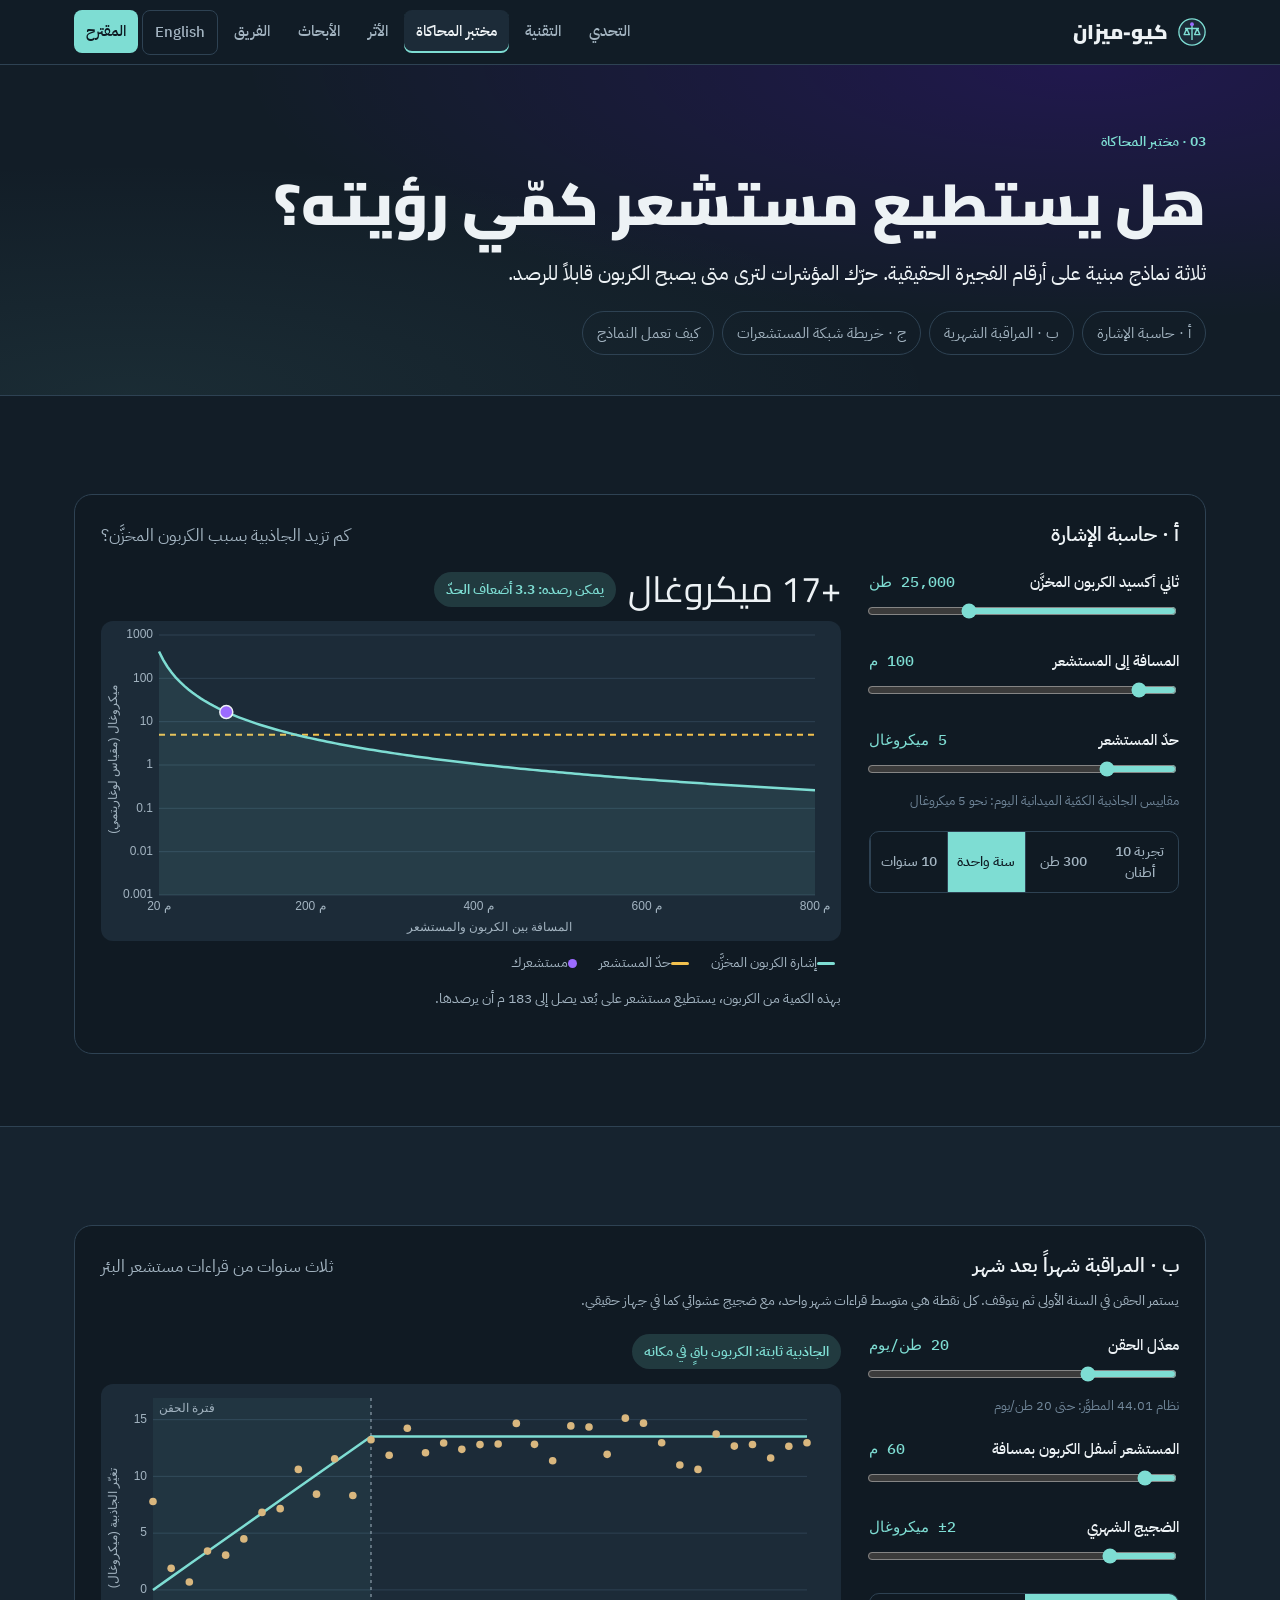
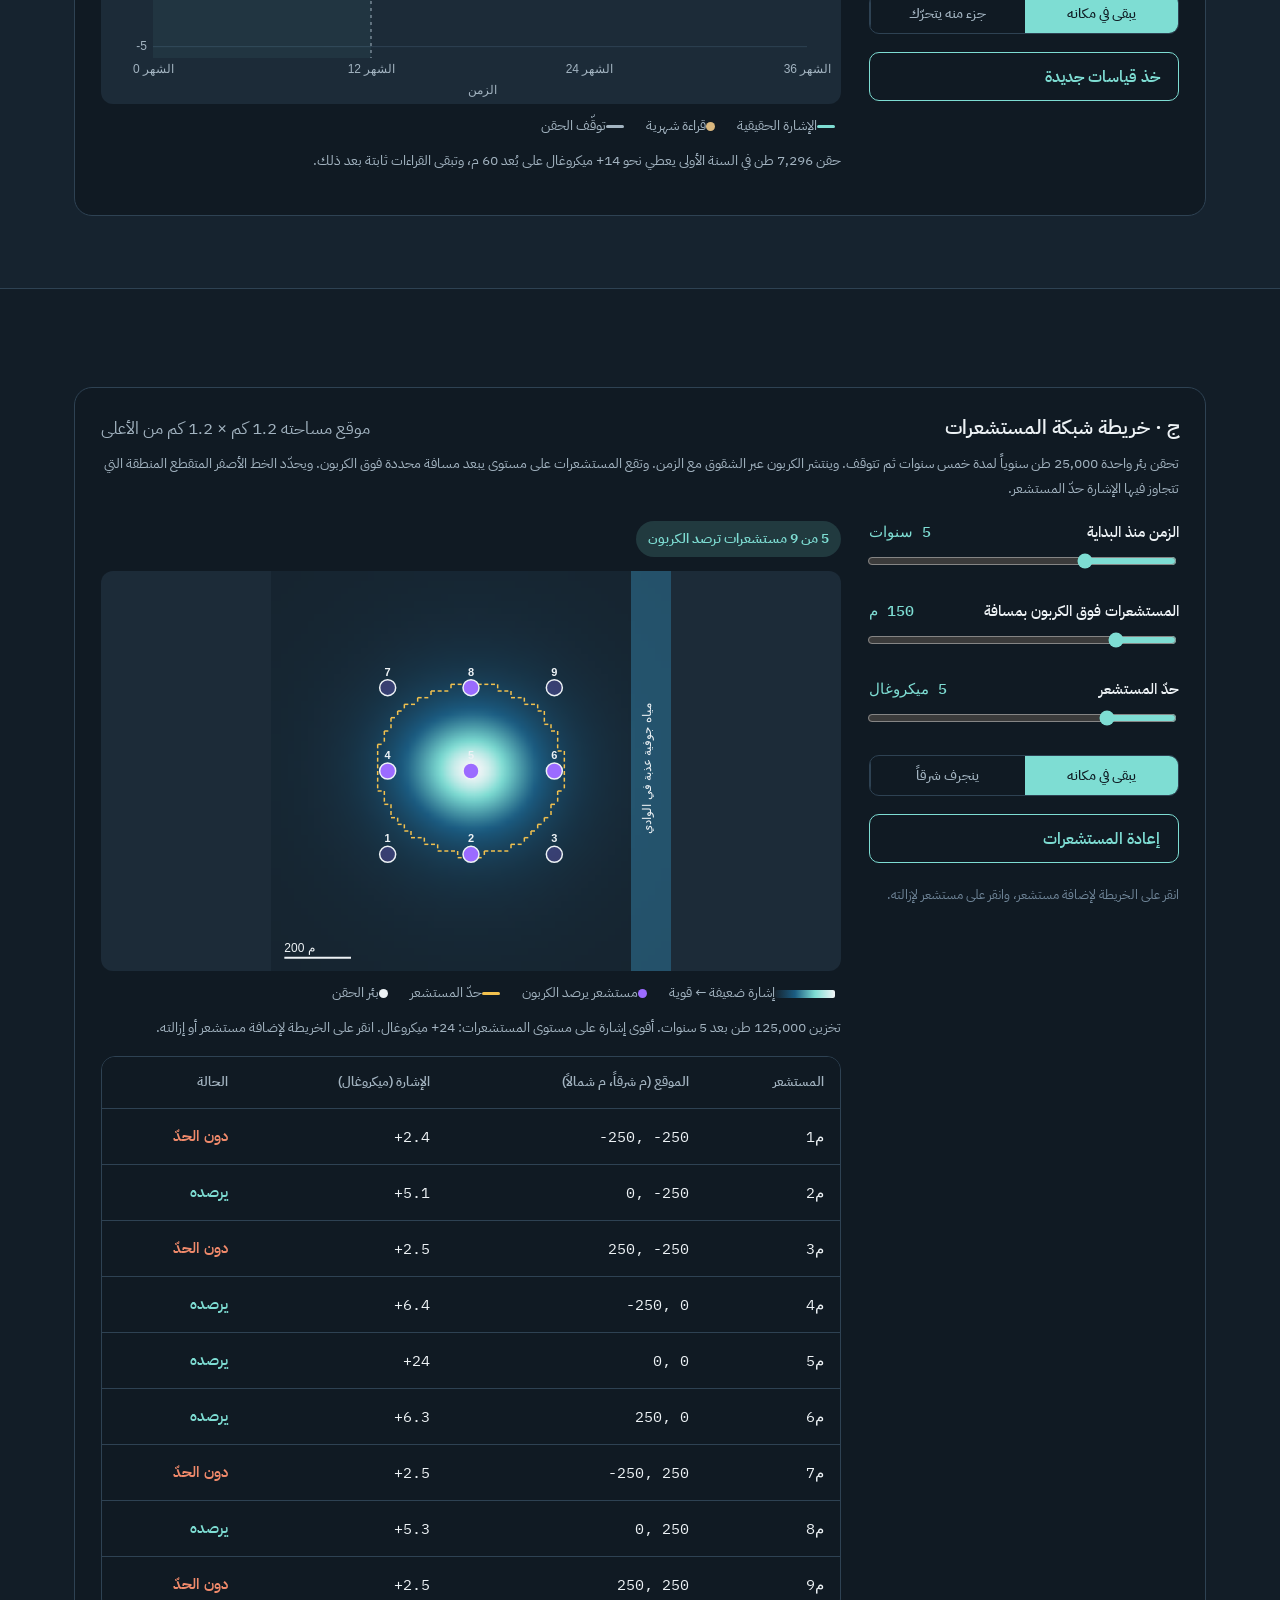
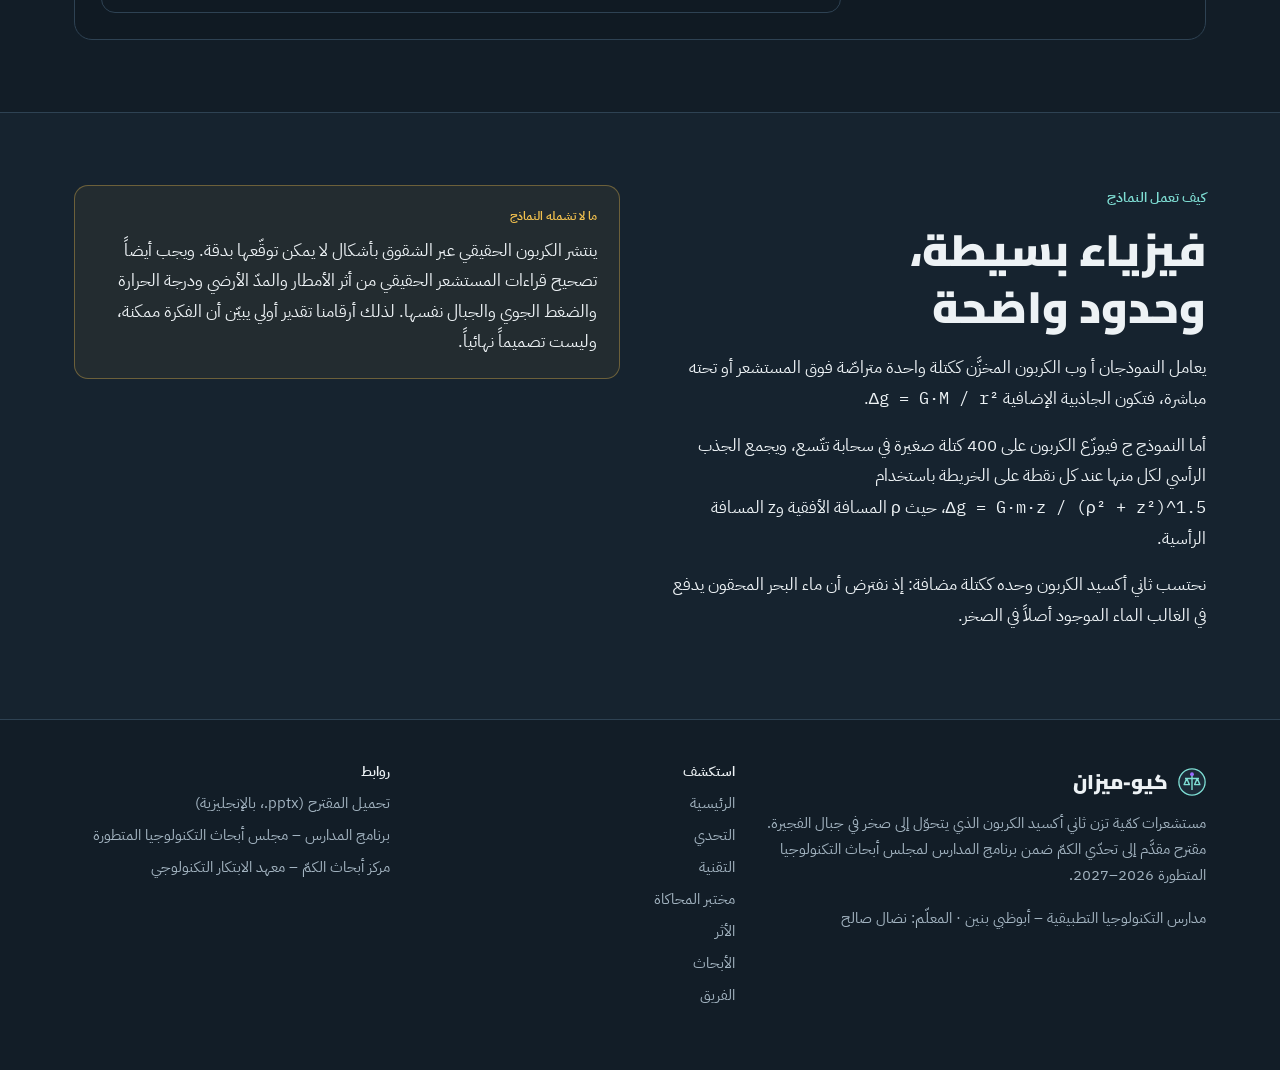
<file: ar/lab.html>
<!DOCTYPE html>
<html lang="ar" dir="rtl">
<head>
<meta charset="utf-8">
<meta name="viewport" content="width=device-width, initial-scale=1">
<title>مختبر المحاكاة · كيو-ميزان</title>
<meta name="description" content="محاكاة تفاعلية: هل يستطيع مقياس جاذبية كمّي رصد الكربون المخزَّن في الفجيرة؟">
<meta property="og:title" content="مختبر المحاكاة · كيو-ميزان">
<meta property="og:description" content="محاكاة تفاعلية: هل يستطيع مقياس جاذبية كمّي رصد الكربون المخزَّن في الفجيرة؟">
<link rel="alternate" hreflang="en" href="../lab.html">
<link rel="icon" href="../assets/img/favicon.svg" type="image/svg+xml">
<link rel="preconnect" href="https://fonts.googleapis.com">
<link rel="preconnect" href="https://fonts.gstatic.com" crossorigin>
<link href="https://fonts.googleapis.com/css2?family=Cairo:wght@800;900&family=IBM+Plex+Sans+Arabic:wght@400;500;600&family=IBM+Plex+Mono:wght@500&display=swap" rel="stylesheet">
<link rel="stylesheet" href="../assets/css/style.css">
</head>
<body>
<a class="skip" href="#main">انتقل إلى المحتوى</a>
<nav class="nav" aria-label="الرئيسية">
  <div class="wrap">
    <a class="brand" href="index.html"><svg viewBox="0 0 32 32" aria-hidden="true"><circle cx="16" cy="16" r="15" fill="#1C2B38" stroke="#7EDDD3" stroke-width="1.5"/><path d="M8 12h16M16 7v18M10 12l-3 7h6zM22 12l-3 7h6z" stroke="#7EDDD3" stroke-width="1.6" fill="none" stroke-linejoin="round"/><circle cx="16" cy="7" r="2.2" fill="#9B6BFF"/></svg>كيو-ميزان</a>
    <button class="menu-btn" type="button" aria-expanded="false" aria-controls="menu">القائمة</button>
    <ul id="menu"><li><a href="challenge.html">التحدي</a></li><li><a href="technology.html">التقنية</a></li><li><a href="lab.html" aria-current="page">مختبر المحاكاة</a></li><li><a href="impact.html">الأثر</a></li><li><a href="research.html">الأبحاث</a></li><li><a href="team.html">الفريق</a></li><li><a class="lang" href="../lab.html" lang="en" hreflang="en">English</a></li><li><a class="cta" href="../assets/docs/Q-MIZAN_Proposal.pptx">المقترح</a></li></ul>
  </div>
</nav>
<main id="main">

<header class="pagehead"><div class="wrap">
  <div class="eyebrow">03 · مختبر المحاكاة</div>
  <h1>هل يستطيع مستشعر كمّي رؤيته؟</h1>
  <p class="lead">ثلاثة نماذج مبنية على أرقام الفجيرة الحقيقية. حرّك المؤشرات لترى متى يصبح الكربون قابلاً للرصد.</p>
  <div class="tabs"><a href="#calculator">أ · حاسبة الإشارة</a><a href="#monitor">ب · المراقبة الشهرية</a><a href="#map">ج · خريطة شبكة المستشعرات</a><a href="#model">كيف تعمل النماذج</a></div>
</div></header>

<section id="calculator">
  <div class="wrap">
    <div class="sim">
      <div class="sim-head"><h3>أ · حاسبة الإشارة</h3><span class="muted">كم تزيد الجاذبية بسبب الكربون المخزَّن؟</span></div>
      <div class="simgrid">
        <div class="ctl">
          <div><label for="mass">ثاني أكسيد الكربون المخزَّن <span id="massOut"></span></label><input id="mass" type="range" min="1" max="6" step="0.01" value="4.398"></div>
          <div><label for="dist">المسافة إلى المستشعر <span id="distOut"></span></label><input id="dist" type="range" min="20" max="800" step="5" value="100"></div>
          <div><label for="lim">حدّ المستشعر <span id="limOut"></span></label><input id="lim" type="range" min="1" max="20" step="0.5" value="5"><div class="hint">مقاييس الجاذبية الكمّية الميدانية اليوم: نحو 5 ميكروغال</div></div>
          <div class="seg" id="presetsA" role="group" aria-label="قيم جاهزة">
            <button type="button" data-m="10" aria-pressed="false">تجربة 10 أطنان</button>
            <button type="button" data-m="300" aria-pressed="false">300 طن</button>
            <button type="button" data-m="25000" aria-pressed="true">سنة واحدة</button>
            <button type="button" data-m="250000" aria-pressed="false">10 سنوات</button>
          </div>
        </div>
        <div>
          <div class="readout"><div class="val num" id="dgOut">–</div><div id="verdictA"></div></div>
          <canvas id="chartA" aria-label="إشارة الجاذبية مقابل المسافة، مع حدّ المستشعر"></canvas>
          <div class="legend"><span><i style="background:var(--teal)"></i>إشارة الكربون المخزَّن</span><span><i style="background:var(--warn)"></i>حدّ المستشعر</span><span><i class="dot" style="background:var(--violet)"></i>مستشعرك</span></div>
          <p class="note" id="reachA"></p>
        </div>
      </div>
    </div>
  </div>
</section>

<section id="monitor" class="alt">
  <div class="wrap">
    <div class="sim">
      <div class="sim-head"><h3>ب · المراقبة شهراً بعد شهر</h3><span class="muted">ثلاث سنوات من قراءات مستشعر البئر</span></div>
      <p class="note" style="margin-top:4px">يستمر الحقن في السنة الأولى ثم يتوقف. كل نقطة هي متوسط قراءات شهر واحد، مع ضجيج عشوائي كما في جهاز حقيقي.</p>
      <div class="simgrid">
        <div class="ctl">
          <div><label for="rate">معدّل الحقن <span id="rateOut"></span></label><input id="rate" type="range" min="1" max="70" step="1" value="20"><div class="hint">نظام 44.01 المطوَّر: حتى 20 طن/يوم</div></div>
          <div><label for="distB">المستشعر أسفل الكربون بمسافة <span id="distBOut"></span></label><input id="distB" type="range" min="30" max="400" step="10" value="60"></div>
          <div><label for="noise">الضجيج الشهري <span id="noiseOut"></span></label><input id="noise" type="range" min="0.5" max="8" step="0.5" value="2"></div>
          <div class="seg" role="group" aria-label="ماذا يحدث بعد الحقن">
            <button type="button" id="scStay" aria-pressed="true">يبقى في مكانه</button>
            <button type="button" id="scLeak" aria-pressed="false">جزء منه يتحرّك</button>
          </div>
          <button type="button" class="btn" id="reroll">خذ قياسات جديدة</button>
        </div>
        <div>
          <div class="readout"><div id="verdictB"></div></div>
          <canvas id="chartB" aria-label="قراءات جاذبية شهرية محاكاة على مدى ثلاث سنوات"></canvas>
          <div class="legend"><span><i style="background:var(--teal)"></i>الإشارة الحقيقية</span><span><i class="dot" style="background:var(--sand)"></i>قراءة شهرية</span><span><i style="background:var(--muted)"></i>توقّف الحقن</span></div>
          <p class="note" id="noteB"></p>
        </div>
      </div>
    </div>
  </div>
</section>

<section id="map">
  <div class="wrap">
    <div class="sim">
      <div class="sim-head"><h3>ج · خريطة شبكة المستشعرات</h3><span class="muted">موقع مساحته 1.2 كم × 1.2 كم من الأعلى</span></div>
      <p class="note" style="margin-top:4px">تحقن بئر واحدة 25,000 طن سنوياً لمدة خمس سنوات ثم تتوقف. وينتشر الكربون عبر الشقوق مع الزمن. وتقع المستشعرات على مستوى يبعد مسافة محددة فوق الكربون. ويحدّد الخط الأصفر المتقطع المنطقة التي تتجاوز فيها الإشارة حدّ المستشعر.</p>
      <div class="simgrid">
        <div class="ctl">
          <div><label for="years">الزمن منذ البداية <span id="yearsOut"></span></label><input id="years" type="range" min="1" max="15" step="1" value="5"></div>
          <div><label for="depth">المستشعرات فوق الكربون بمسافة <span id="depthOut"></span></label><input id="depth" type="range" min="50" max="600" step="10" value="150"></div>
          <div><label for="limC">حدّ المستشعر <span id="limCOut"></span></label><input id="limC" type="range" min="1" max="20" step="0.5" value="5"></div>
          <div class="seg" role="group" aria-label="ماذا يحدث بعد الحقن">
            <button type="button" id="dStay" aria-pressed="true">يبقى في مكانه</button>
            <button type="button" id="dDrift" aria-pressed="false">ينجرف شرقاً</button>
          </div>
          <button type="button" class="btn" id="resetSensors">إعادة المستشعرات</button>
          <div class="hint">انقر على الخريطة لإضافة مستشعر، وانقر على مستشعر لإزالته.</div>
        </div>
        <div>
          <div class="readout"><div id="verdictC"></div></div>
          <canvas id="chartC" class="tall" aria-label="خريطة إشارة الجاذبية فوق الموقع مع مواقع المستشعرات"></canvas>
          <div class="legend"><span><i style="background:linear-gradient(90deg,#16232E,#1B5C82,#7EDDD3,#F2F5F7);width:60px;height:8px"></i>إشارة ضعيفة ← قوية</span><span><i class="dot" style="background:var(--violet)"></i>مستشعر يرصد الكربون</span><span><i style="background:var(--warn)"></i>حدّ المستشعر</span><span><i class="dot" style="background:var(--ink)"></i>بئر الحقن</span></div>
          <p class="note" id="noteC"></p>
          <div class="tablewrap" style="margin-top:12px"><table style="min-width:420px"><thead><tr><th>المستشعر</th><th>الموقع (م شرقاً، م شمالاً)</th><th>الإشارة (ميكروغال)</th><th>الحالة</th></tr></thead><tbody id="sensorRows"></tbody></table></div>
        </div>
      </div>
    </div>
  </div>
</section>

<section id="model" class="alt">
  <div class="wrap grid-2 top">
    <div class="read">
      <div class="eyebrow">كيف تعمل النماذج</div>
      <h2>فيزياء بسيطة، وحدود واضحة</h2>
      <p>يعامل النموذجان أ وب الكربون المخزَّن ككتلة واحدة متراصّة فوق المستشعر أو تحته مباشرة، فتكون الجاذبية الإضافية <span class="mono ltr">Δg = G·M / r²</span>.</p>
      <p>أما النموذج ج فيوزّع الكربون على 400 كتلة صغيرة في سحابة تتّسع، ويجمع الجذب الرأسي لكل منها عند كل نقطة على الخريطة باستخدام <span class="mono ltr">Δg = G·m·z / (ρ² + z²)^1.5</span>، حيث ρ المسافة الأفقية وz المسافة الرأسية.</p>
      <p>نحتسب ثاني أكسيد الكربون وحده ككتلة مضافة: إذ نفترض أن ماء البحر المحقون يدفع في الغالب الماء الموجود أصلاً في الصخر.</p>
    </div>
    <div class="callout">
      <div class="k">ما لا تشمله النماذج</div>
      <p>ينتشر الكربون الحقيقي عبر الشقوق بأشكال لا يمكن توقّعها بدقة. ويجب أيضاً تصحيح قراءات المستشعر الحقيقي من أثر الأمطار والمدّ الأرضي ودرجة الحرارة والضغط الجوي والجبال نفسها. لذلك أرقامنا تقدير أولي يبيّن أن الفكرة ممكنة، وليست تصميماً نهائياً.</p>
    </div>
  </div>
</section>

</main>
<footer>
  <div class="wrap">
    <div>
      <a class="brand" href="index.html" style="margin-bottom:10px"><svg viewBox="0 0 32 32" aria-hidden="true"><circle cx="16" cy="16" r="15" fill="#1C2B38" stroke="#7EDDD3" stroke-width="1.5"/><path d="M8 12h16M16 7v18M10 12l-3 7h6zM22 12l-3 7h6z" stroke="#7EDDD3" stroke-width="1.6" fill="none" stroke-linejoin="round"/><circle cx="16" cy="7" r="2.2" fill="#9B6BFF"/></svg>كيو-ميزان</a>
      <p>مستشعرات كمّية تزن ثاني أكسيد الكربون الذي يتحوّل إلى صخر في جبال الفجيرة. مقترح مقدَّم إلى تحدّي الكمّ ضمن برنامج المدارس لمجلس أبحاث التكنولوجيا المتطورة 2026–2027.</p>
      <p>مدارس التكنولوجيا التطبيقية – أبوظبي بنين · المعلّم: نضال صالح</p>
    </div>
    <div><h4>استكشف</h4><ul><li><a href="index.html">الرئيسية</a></li><li><a href="challenge.html">التحدي</a></li><li><a href="technology.html">التقنية</a></li><li><a href="lab.html">مختبر المحاكاة</a></li><li><a href="impact.html">الأثر</a></li><li><a href="research.html">الأبحاث</a></li><li><a href="team.html">الفريق</a></li></ul></div>
    <div><h4>روابط</h4><ul><li><a href="../assets/docs/Q-MIZAN_Proposal.pptx">تحميل المقترح (‎.pptx، بالإنجليزية)</a></li><li><a href="https://atrcschoolprogram.ae">برنامج المدارس – مجلس أبحاث التكنولوجيا المتطورة</a></li><li><a href="https://www.tii.ae/quantum">مركز أبحاث الكمّ – معهد الابتكار التكنولوجي</a></li></ul></div>
  </div>
</footer>
<script src="../assets/js/main.js"></script>
<script src="../assets/js/lab.js"></script>
</body>
</html>
</file>
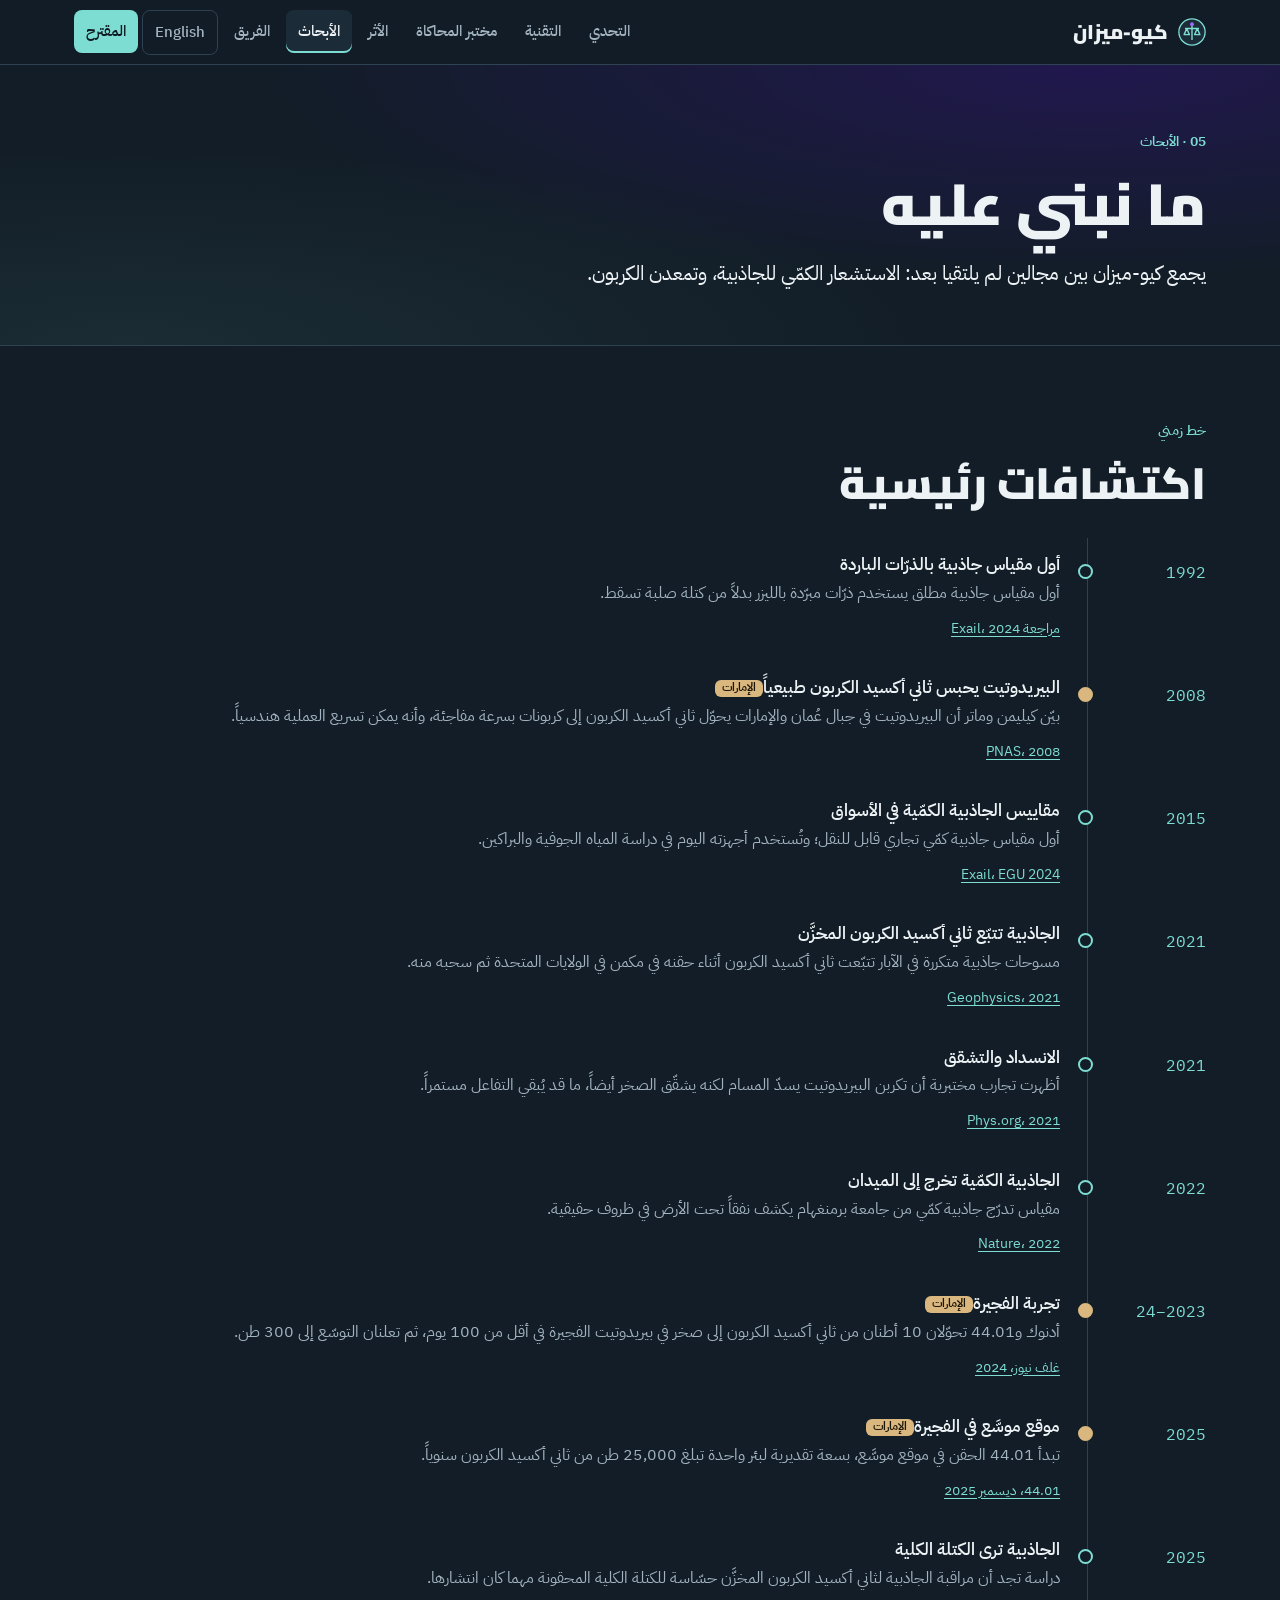
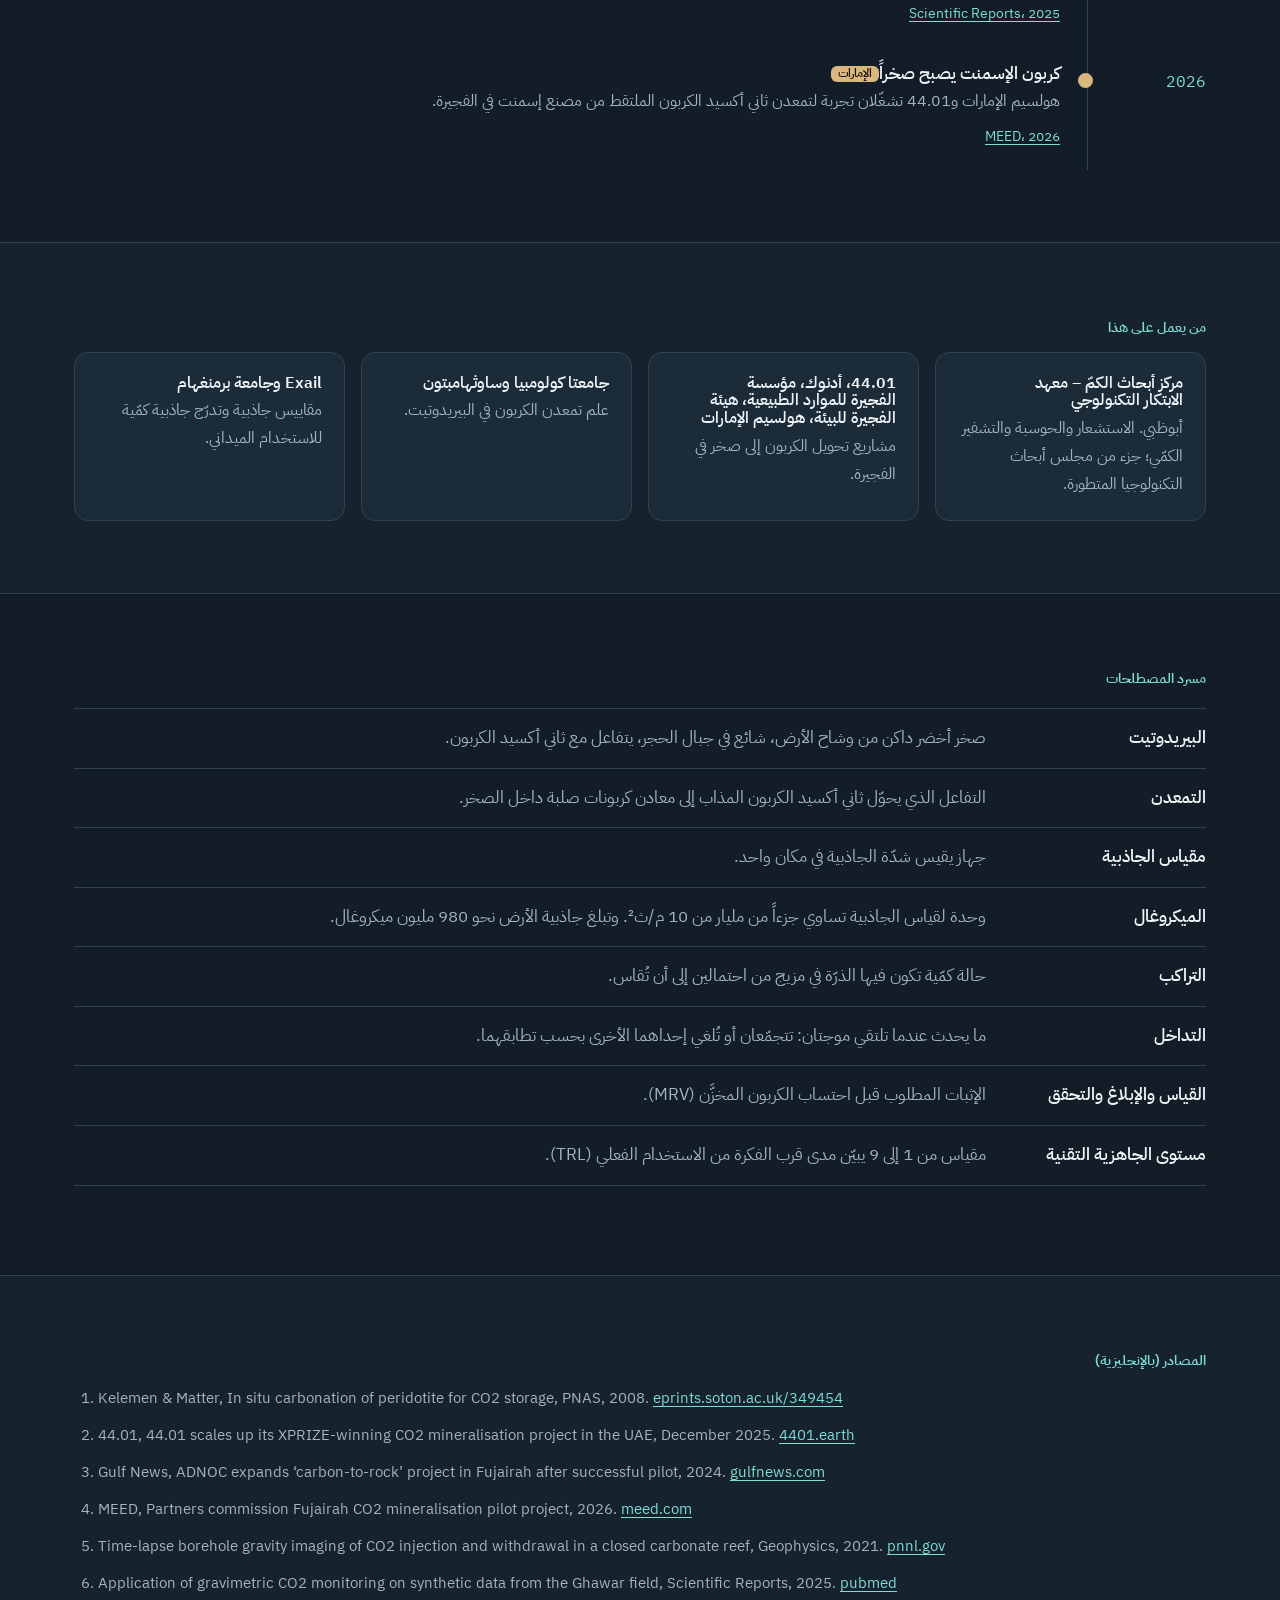
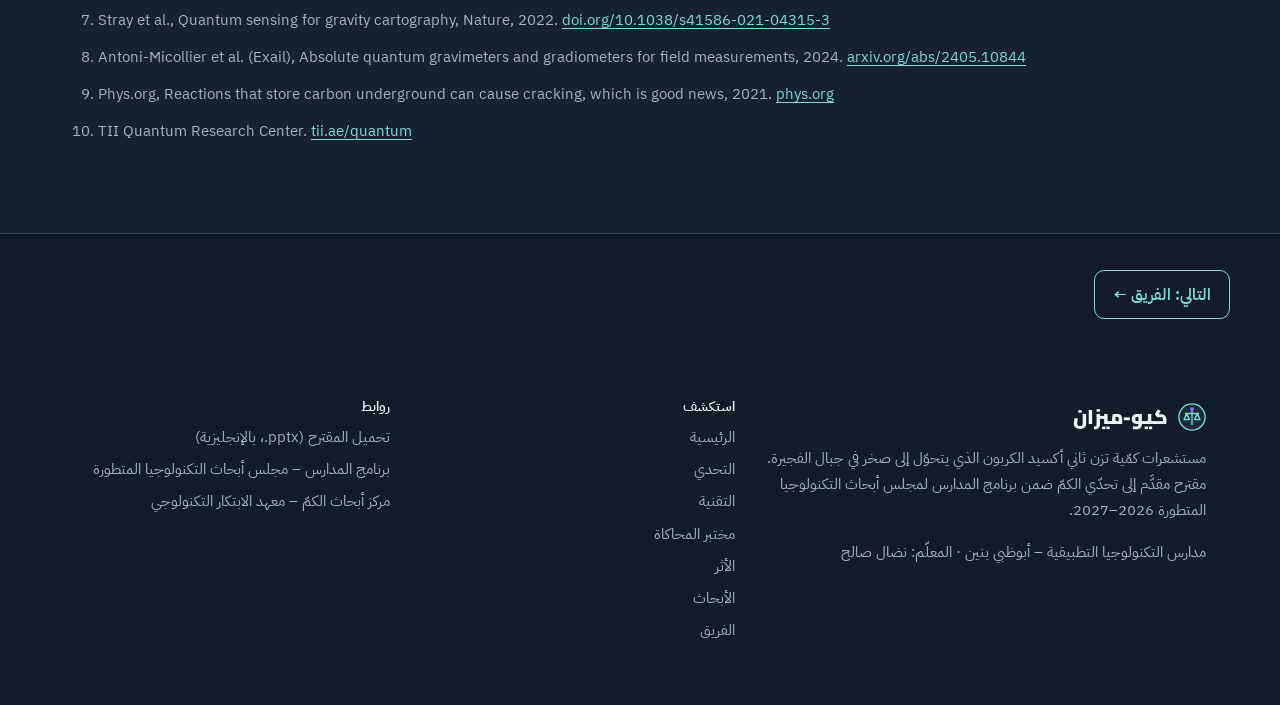
<file: ar/research.html>
<!DOCTYPE html>
<html lang="ar" dir="rtl">
<head>
<meta charset="utf-8">
<meta name="viewport" content="width=device-width, initial-scale=1">
<title>الأبحاث · كيو-ميزان</title>
<meta name="description" content="الأبحاث التي يبني عليها كيو-ميزان: قياس الجاذبية الكمّي، وتمعدن الكربون في البيريدوتيت، ومشاريع الفجيرة لتحويل الكربون إلى صخر.">
<meta property="og:title" content="الأبحاث · كيو-ميزان">
<meta property="og:description" content="الأبحاث التي يبني عليها كيو-ميزان: قياس الجاذبية الكمّي، وتمعدن الكربون في البيريدوتيت، ومشاريع الفجيرة لتحويل الكربون إلى صخر.">
<link rel="alternate" hreflang="en" href="../research.html">
<link rel="icon" href="../assets/img/favicon.svg" type="image/svg+xml">
<link rel="preconnect" href="https://fonts.googleapis.com">
<link rel="preconnect" href="https://fonts.gstatic.com" crossorigin>
<link href="https://fonts.googleapis.com/css2?family=Cairo:wght@800;900&family=IBM+Plex+Sans+Arabic:wght@400;500;600&family=IBM+Plex+Mono:wght@500&display=swap" rel="stylesheet">
<link rel="stylesheet" href="../assets/css/style.css">
</head>
<body>
<a class="skip" href="#main">انتقل إلى المحتوى</a>
<nav class="nav" aria-label="الرئيسية">
  <div class="wrap">
    <a class="brand" href="index.html"><svg viewBox="0 0 32 32" aria-hidden="true"><circle cx="16" cy="16" r="15" fill="#1C2B38" stroke="#7EDDD3" stroke-width="1.5"/><path d="M8 12h16M16 7v18M10 12l-3 7h6zM22 12l-3 7h6z" stroke="#7EDDD3" stroke-width="1.6" fill="none" stroke-linejoin="round"/><circle cx="16" cy="7" r="2.2" fill="#9B6BFF"/></svg>كيو-ميزان</a>
    <button class="menu-btn" type="button" aria-expanded="false" aria-controls="menu">القائمة</button>
    <ul id="menu"><li><a href="challenge.html">التحدي</a></li><li><a href="technology.html">التقنية</a></li><li><a href="lab.html">مختبر المحاكاة</a></li><li><a href="impact.html">الأثر</a></li><li><a href="research.html" aria-current="page">الأبحاث</a></li><li><a href="team.html">الفريق</a></li><li><a class="lang" href="../research.html" lang="en" hreflang="en">English</a></li><li><a class="cta" href="../assets/docs/Q-MIZAN_Proposal.pptx">المقترح</a></li></ul>
  </div>
</nav>
<main id="main">

<header class="pagehead"><div class="wrap">
  <div class="eyebrow">05 · الأبحاث</div>
  <h1>ما نبني عليه</h1>
  <p class="lead">يجمع كيو-ميزان بين مجالين لم يلتقيا بعد: الاستشعار الكمّي للجاذبية، وتمعدن الكربون.</p>
</div></header>

<section>
  <div class="wrap">
    <div class="eyebrow">خط زمني</div>
    <h2>اكتشافات رئيسية</h2>
    <ul class="tl"><li class=""><div class="yr">1992</div><div><h4>أول مقياس جاذبية بالذرّات الباردة</h4><p>أول مقياس جاذبية مطلق يستخدم ذرّات مبرّدة بالليزر بدلاً من كتلة صلبة تسقط.</p><a href="https://arxiv.org/abs/2405.10844">مراجعة Exail، 2024</a></div></li><li class="uae"><div class="yr">2008</div><div><h4>البيريدوتيت يحبس ثاني أكسيد الكربون طبيعياً<span class="tag-uae">الإمارات</span></h4><p>بيّن كيليمن وماتر أن البيريدوتيت في جبال عُمان والإمارات يحوّل ثاني أكسيد الكربون إلى كربونات بسرعة مفاجئة، وأنه يمكن تسريع العملية هندسياً.</p><a href="https://eprints.soton.ac.uk/349454">PNAS، 2008</a></div></li><li class=""><div class="yr">2015</div><div><h4>مقاييس الجاذبية الكمّية في الأسواق</h4><p>أول مقياس جاذبية كمّي تجاري قابل للنقل؛ وتُستخدم أجهزته اليوم في دراسة المياه الجوفية والبراكين.</p><a href="https://meetingorganizer.copernicus.org/EGU24/EGU24-3560.html">Exail، EGU 2024</a></div></li><li class=""><div class="yr">2021</div><div><h4>الجاذبية تتبّع ثاني أكسيد الكربون المخزَّن</h4><p>مسوحات جاذبية متكررة في الآبار تتبّعت ثاني أكسيد الكربون أثناء حقنه في مكمن في الولايات المتحدة ثم سحبه منه.</p><a href="https://data.pnnl.gov/group/nodes/publication/28631">Geophysics، 2021</a></div></li><li class=""><div class="yr">2021</div><div><h4>الانسداد والتشقق</h4><p>أظهرت تجارب مختبرية أن تكربن البيريدوتيت يسدّ المسام لكنه يشقّق الصخر أيضاً، ما قد يُبقي التفاعل مستمراً.</p><a href="https://phys.org/news/2021-12-reactions-carbon-underground-good-news.pdf">Phys.org، 2021</a></div></li><li class=""><div class="yr">2022</div><div><h4>الجاذبية الكمّية تخرج إلى الميدان</h4><p>مقياس تدرّج جاذبية كمّي من جامعة برمنغهام يكشف نفقاً تحت الأرض في ظروف حقيقية.</p><a href="https://doi.org/10.1038/s41586-021-04315-3">Nature، 2022</a></div></li><li class="uae"><div class="yr">2023–24</div><div><h4>تجربة الفجيرة<span class="tag-uae">الإمارات</span></h4><p>أدنوك و44.01 تحوّلان 10 أطنان من ثاني أكسيد الكربون إلى صخر في بيريدوتيت الفجيرة في أقل من 100 يوم، ثم تعلنان التوسّع إلى 300 طن.</p><a href="https://gulfnews.com/business/energy/adnoc-expands-carbon-to-rock-project-in-fujairah-after-successful-pilot-1.1730788290613">غلف نيوز، 2024</a></div></li><li class="uae"><div class="yr">2025</div><div><h4>موقع موسَّع في الفجيرة<span class="tag-uae">الإمارات</span></h4><p>تبدأ 44.01 الحقن في موقع موسَّع، بسعة تقديرية لبئر واحدة تبلغ 25,000 طن من ثاني أكسيد الكربون سنوياً.</p><a href="https://www.4401.earth/blog/44-01-scales-up-its-xprize-winning-co2-mineralisation-project-in-the-uae">44.01، ديسمبر 2025</a></div></li><li class=""><div class="yr">2025</div><div><h4>الجاذبية ترى الكتلة الكلية</h4><p>دراسة تجد أن مراقبة الجاذبية لثاني أكسيد الكربون المخزَّن حسّاسة للكتلة الكلية المحقونة مهما كان انتشارها.</p><a href="https://pubmed.ncbi.nlm.nih.gov/40715420/">Scientific Reports، 2025</a></div></li><li class="uae"><div class="yr">2026</div><div><h4>كربون الإسمنت يصبح صخراً<span class="tag-uae">الإمارات</span></h4><p>هولسيم الإمارات و44.01 تشغّلان تجربة لتمعدن ثاني أكسيد الكربون الملتقط من مصنع إسمنت في الفجيرة.</p><a href="https://www.meed.com/partners-commission-fujairah-co2-mineralisation-pilot-project">MEED، 2026</a></div></li></ul>
  </div>
</section>

<section class="alt">
  <div class="wrap">
    <div class="eyebrow">من يعمل على هذا</div>
    <div class="grid-4" style="margin-top:6px">
      <div class="card"><h4>مركز أبحاث الكمّ – معهد الابتكار التكنولوجي</h4><p>أبوظبي. الاستشعار والحوسبة والتشفير الكمّي؛ جزء من مجلس أبحاث التكنولوجيا المتطورة.</p></div>
      <div class="card"><h4>44.01، أدنوك، مؤسسة الفجيرة للموارد الطبيعية، هيئة الفجيرة للبيئة، هولسيم الإمارات</h4><p>مشاريع تحويل الكربون إلى صخر في الفجيرة.</p></div>
      <div class="card"><h4>جامعتا كولومبيا وساوثهامبتون</h4><p>علم تمعدن الكربون في البيريدوتيت.</p></div>
      <div class="card"><h4>Exail وجامعة برمنغهام</h4><p>مقاييس جاذبية وتدرّج جاذبية كمّية للاستخدام الميداني.</p></div>
    </div>
  </div>
</section>

<section>
  <div class="wrap">
    <div class="eyebrow">مسرد المصطلحات</div>
    <dl class="gloss">
      <dt>البيريدوتيت</dt><dd>صخر أخضر داكن من وشاح الأرض، شائع في جبال الحجر، يتفاعل مع ثاني أكسيد الكربون.</dd>
      <dt>التمعدن</dt><dd>التفاعل الذي يحوّل ثاني أكسيد الكربون المذاب إلى معادن كربونات صلبة داخل الصخر.</dd>
      <dt>مقياس الجاذبية</dt><dd>جهاز يقيس شدّة الجاذبية في مكان واحد.</dd>
      <dt>الميكروغال</dt><dd>وحدة لقياس الجاذبية تساوي جزءاً من مليار من 10 م/ث². وتبلغ جاذبية الأرض نحو 980 مليون ميكروغال.</dd>
      <dt>التراكب</dt><dd>حالة كمّية تكون فيها الذرّة في مزيج من احتمالين إلى أن تُقاس.</dd>
      <dt>التداخل</dt><dd>ما يحدث عندما تلتقي موجتان: تتجمّعان أو تُلغي إحداهما الأخرى بحسب تطابقهما.</dd>
      <dt>القياس والإبلاغ والتحقق</dt><dd>الإثبات المطلوب قبل احتساب الكربون المخزَّن (MRV).</dd>
      <dt>مستوى الجاهزية التقنية</dt><dd>مقياس من 1 إلى 9 يبيّن مدى قرب الفكرة من الاستخدام الفعلي (TRL).</dd>
    </dl>
  </div>
</section>

<section class="alt">
  <div class="wrap">
    <div class="eyebrow">المصادر (بالإنجليزية)</div>
    <ol class="src" dir="ltr" style="text-align:left">
      <li>Kelemen &amp; Matter, In situ carbonation of peridotite for CO2 storage, PNAS, 2008. <a href="https://eprints.soton.ac.uk/349454">eprints.soton.ac.uk/349454</a></li>
      <li>44.01, 44.01 scales up its XPRIZE-winning CO2 mineralisation project in the UAE, December 2025. <a href="https://www.4401.earth/blog/44-01-scales-up-its-xprize-winning-co2-mineralisation-project-in-the-uae">4401.earth</a></li>
      <li>Gulf News, ADNOC expands ‘carbon-to-rock’ project in Fujairah after successful pilot, 2024. <a href="https://gulfnews.com/business/energy/adnoc-expands-carbon-to-rock-project-in-fujairah-after-successful-pilot-1.1730788290613">gulfnews.com</a></li>
      <li>MEED, Partners commission Fujairah CO2 mineralisation pilot project, 2026. <a href="https://www.meed.com/partners-commission-fujairah-co2-mineralisation-pilot-project">meed.com</a></li>
      <li>Time-lapse borehole gravity imaging of CO2 injection and withdrawal in a closed carbonate reef, Geophysics, 2021. <a href="https://data.pnnl.gov/group/nodes/publication/28631">pnnl.gov</a></li>
      <li>Application of gravimetric CO2 monitoring on synthetic data from the Ghawar field, Scientific Reports, 2025. <a href="https://pubmed.ncbi.nlm.nih.gov/40715420/">pubmed</a></li>
      <li>Stray et al., Quantum sensing for gravity cartography, Nature, 2022. <a href="https://doi.org/10.1038/s41586-021-04315-3">doi.org/10.1038/s41586-021-04315-3</a></li>
      <li>Antoni-Micollier et al. (Exail), Absolute quantum gravimeters and gradiometers for field measurements, 2024. <a href="https://arxiv.org/abs/2405.10844">arxiv.org/abs/2405.10844</a></li>
      <li>Phys.org, Reactions that store carbon underground can cause cracking, which is good news, 2021. <a href="https://phys.org/news/2021-12-reactions-carbon-underground-good-news.pdf">phys.org</a></li>
      <li>TII Quantum Research Center. <a href="https://www.tii.ae/quantum">tii.ae/quantum</a></li>
    </ol>
  </div>
</section>
<div class="wrap next-page"><a class="btn" href="team.html">التالي: الفريق ←</a></div>

</main>
<footer>
  <div class="wrap">
    <div>
      <a class="brand" href="index.html" style="margin-bottom:10px"><svg viewBox="0 0 32 32" aria-hidden="true"><circle cx="16" cy="16" r="15" fill="#1C2B38" stroke="#7EDDD3" stroke-width="1.5"/><path d="M8 12h16M16 7v18M10 12l-3 7h6zM22 12l-3 7h6z" stroke="#7EDDD3" stroke-width="1.6" fill="none" stroke-linejoin="round"/><circle cx="16" cy="7" r="2.2" fill="#9B6BFF"/></svg>كيو-ميزان</a>
      <p>مستشعرات كمّية تزن ثاني أكسيد الكربون الذي يتحوّل إلى صخر في جبال الفجيرة. مقترح مقدَّم إلى تحدّي الكمّ ضمن برنامج المدارس لمجلس أبحاث التكنولوجيا المتطورة 2026–2027.</p>
      <p>مدارس التكنولوجيا التطبيقية – أبوظبي بنين · المعلّم: نضال صالح</p>
    </div>
    <div><h4>استكشف</h4><ul><li><a href="index.html">الرئيسية</a></li><li><a href="challenge.html">التحدي</a></li><li><a href="technology.html">التقنية</a></li><li><a href="lab.html">مختبر المحاكاة</a></li><li><a href="impact.html">الأثر</a></li><li><a href="research.html">الأبحاث</a></li><li><a href="team.html">الفريق</a></li></ul></div>
    <div><h4>روابط</h4><ul><li><a href="../assets/docs/Q-MIZAN_Proposal.pptx">تحميل المقترح (‎.pptx، بالإنجليزية)</a></li><li><a href="https://atrcschoolprogram.ae">برنامج المدارس – مجلس أبحاث التكنولوجيا المتطورة</a></li><li><a href="https://www.tii.ae/quantum">مركز أبحاث الكمّ – معهد الابتكار التكنولوجي</a></li></ul></div>
  </div>
</footer>
<script src="../assets/js/main.js"></script>

</body>
</html>
</file>
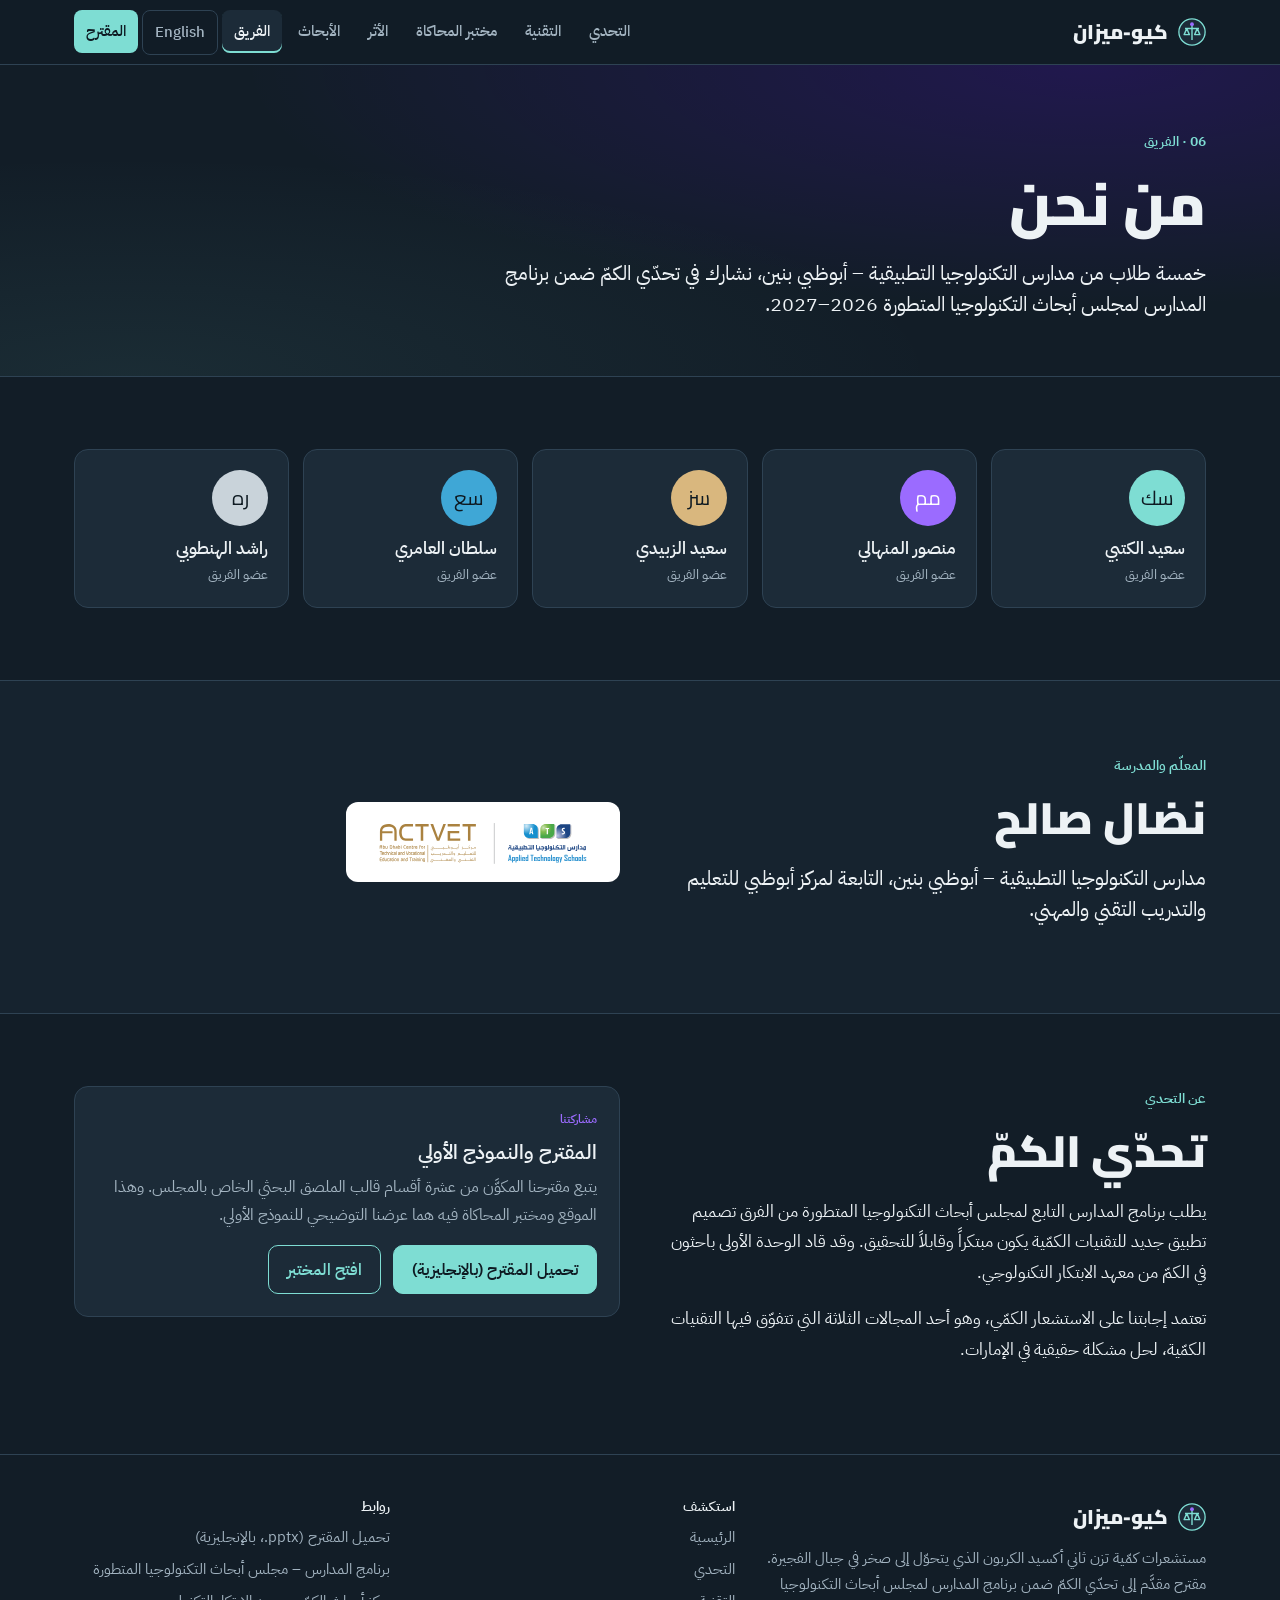
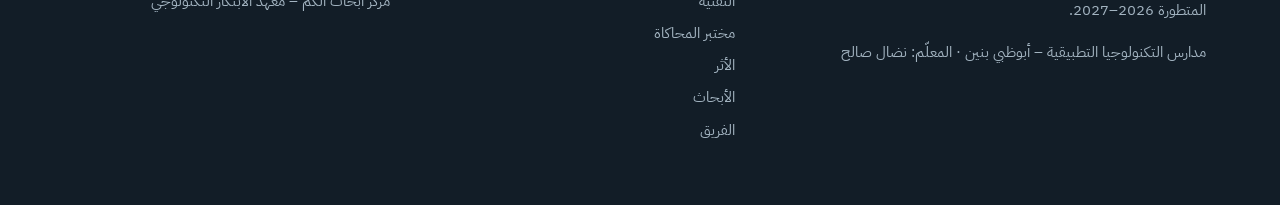
<file: ar/team.html>
<!DOCTYPE html>
<html lang="ar" dir="rtl">
<head>
<meta charset="utf-8">
<meta name="viewport" content="width=device-width, initial-scale=1">
<title>الفريق · كيو-ميزان</title>
<meta name="description" content="فريق كيو-ميزان من مدارس التكنولوجيا التطبيقية – أبوظبي بنين.">
<meta property="og:title" content="الفريق · كيو-ميزان">
<meta property="og:description" content="فريق كيو-ميزان من مدارس التكنولوجيا التطبيقية – أبوظبي بنين.">
<link rel="alternate" hreflang="en" href="../team.html">
<link rel="icon" href="../assets/img/favicon.svg" type="image/svg+xml">
<link rel="preconnect" href="https://fonts.googleapis.com">
<link rel="preconnect" href="https://fonts.gstatic.com" crossorigin>
<link href="https://fonts.googleapis.com/css2?family=Cairo:wght@800;900&family=IBM+Plex+Sans+Arabic:wght@400;500;600&family=IBM+Plex+Mono:wght@500&display=swap" rel="stylesheet">
<link rel="stylesheet" href="../assets/css/style.css">
</head>
<body>
<a class="skip" href="#main">انتقل إلى المحتوى</a>
<nav class="nav" aria-label="الرئيسية">
  <div class="wrap">
    <a class="brand" href="index.html"><svg viewBox="0 0 32 32" aria-hidden="true"><circle cx="16" cy="16" r="15" fill="#1C2B38" stroke="#7EDDD3" stroke-width="1.5"/><path d="M8 12h16M16 7v18M10 12l-3 7h6zM22 12l-3 7h6z" stroke="#7EDDD3" stroke-width="1.6" fill="none" stroke-linejoin="round"/><circle cx="16" cy="7" r="2.2" fill="#9B6BFF"/></svg>كيو-ميزان</a>
    <button class="menu-btn" type="button" aria-expanded="false" aria-controls="menu">القائمة</button>
    <ul id="menu"><li><a href="challenge.html">التحدي</a></li><li><a href="technology.html">التقنية</a></li><li><a href="lab.html">مختبر المحاكاة</a></li><li><a href="impact.html">الأثر</a></li><li><a href="research.html">الأبحاث</a></li><li><a href="team.html" aria-current="page">الفريق</a></li><li><a class="lang" href="../team.html" lang="en" hreflang="en">English</a></li><li><a class="cta" href="../assets/docs/Q-MIZAN_Proposal.pptx">المقترح</a></li></ul>
  </div>
</nav>
<main id="main">

<header class="pagehead"><div class="wrap">
  <div class="eyebrow">06 · الفريق</div>
  <h1>من نحن</h1>
  <p class="lead">خمسة طلاب من مدارس التكنولوجيا التطبيقية – أبوظبي بنين، نشارك في تحدّي الكمّ ضمن برنامج المدارس لمجلس أبحاث التكنولوجيا المتطورة 2026–2027.</p>
</div></header>

<section>
  <div class="wrap">
    <div class="team"><div class="member"><div class="avatar">سك</div><h4>سعيد الكتبي</h4><p>عضو الفريق</p></div><div class="member"><div class="avatar">مم</div><h4>منصور المنهالي</h4><p>عضو الفريق</p></div><div class="member"><div class="avatar">سز</div><h4>سعيد الزبيدي</h4><p>عضو الفريق</p></div><div class="member"><div class="avatar">سع</div><h4>سلطان العامري</h4><p>عضو الفريق</p></div><div class="member"><div class="avatar">ره</div><h4>راشد الهنطوبي</h4><p>عضو الفريق</p></div></div>
  </div>
</section>

<section class="alt">
  <div class="wrap grid-2">
    <div>
      <div class="eyebrow">المعلّم والمدرسة</div>
      <h2>نضال صالح</h2>
      <p class="lead">مدارس التكنولوجيا التطبيقية – أبوظبي بنين، التابعة لمركز أبوظبي للتعليم والتدريب التقني والمهني.</p>
    </div>
    <div><span class="logo-chip"><img src="../assets/img/logos.svg" alt="شعارا مركز أبوظبي للتعليم والتدريب التقني والمهني ومدارس التكنولوجيا التطبيقية"></span></div>
  </div>
</section>

<section>
  <div class="wrap grid-2 top">
    <div class="read">
      <div class="eyebrow">عن التحدي</div>
      <h2>تحدّي الكمّ</h2>
      <p>يطلب برنامج المدارس التابع لمجلس أبحاث التكنولوجيا المتطورة من الفرق تصميم تطبيق جديد للتقنيات الكمّية يكون مبتكراً وقابلاً للتحقيق. وقد قاد الوحدة الأولى باحثون في الكمّ من معهد الابتكار التكنولوجي.</p>
      <p>تعتمد إجابتنا على الاستشعار الكمّي، وهو أحد المجالات الثلاثة التي تتفوّق فيها التقنيات الكمّية، لحل مشكلة حقيقية في الإمارات.</p>
    </div>
    <div class="card">
      <div class="k">مشاركتنا</div>
      <h3>المقترح والنموذج الأولي</h3>
      <p>يتبع مقترحنا المكوَّن من عشرة أقسام قالب الملصق البحثي الخاص بالمجلس. وهذا الموقع ومختبر المحاكاة فيه هما عرضنا التوضيحي للنموذج الأولي.</p>
      <div class="btns" style="margin-top:16px"><a class="btn primary" href="../assets/docs/Q-MIZAN_Proposal.pptx">تحميل المقترح (بالإنجليزية)</a><a class="btn" href="lab.html">افتح المختبر</a></div>
    </div>
  </div>
</section>

</main>
<footer>
  <div class="wrap">
    <div>
      <a class="brand" href="index.html" style="margin-bottom:10px"><svg viewBox="0 0 32 32" aria-hidden="true"><circle cx="16" cy="16" r="15" fill="#1C2B38" stroke="#7EDDD3" stroke-width="1.5"/><path d="M8 12h16M16 7v18M10 12l-3 7h6zM22 12l-3 7h6z" stroke="#7EDDD3" stroke-width="1.6" fill="none" stroke-linejoin="round"/><circle cx="16" cy="7" r="2.2" fill="#9B6BFF"/></svg>كيو-ميزان</a>
      <p>مستشعرات كمّية تزن ثاني أكسيد الكربون الذي يتحوّل إلى صخر في جبال الفجيرة. مقترح مقدَّم إلى تحدّي الكمّ ضمن برنامج المدارس لمجلس أبحاث التكنولوجيا المتطورة 2026–2027.</p>
      <p>مدارس التكنولوجيا التطبيقية – أبوظبي بنين · المعلّم: نضال صالح</p>
    </div>
    <div><h4>استكشف</h4><ul><li><a href="index.html">الرئيسية</a></li><li><a href="challenge.html">التحدي</a></li><li><a href="technology.html">التقنية</a></li><li><a href="lab.html">مختبر المحاكاة</a></li><li><a href="impact.html">الأثر</a></li><li><a href="research.html">الأبحاث</a></li><li><a href="team.html">الفريق</a></li></ul></div>
    <div><h4>روابط</h4><ul><li><a href="../assets/docs/Q-MIZAN_Proposal.pptx">تحميل المقترح (‎.pptx، بالإنجليزية)</a></li><li><a href="https://atrcschoolprogram.ae">برنامج المدارس – مجلس أبحاث التكنولوجيا المتطورة</a></li><li><a href="https://www.tii.ae/quantum">مركز أبحاث الكمّ – معهد الابتكار التكنولوجي</a></li></ul></div>
  </div>
</footer>
<script src="../assets/js/main.js"></script>

</body>
</html>
</file>
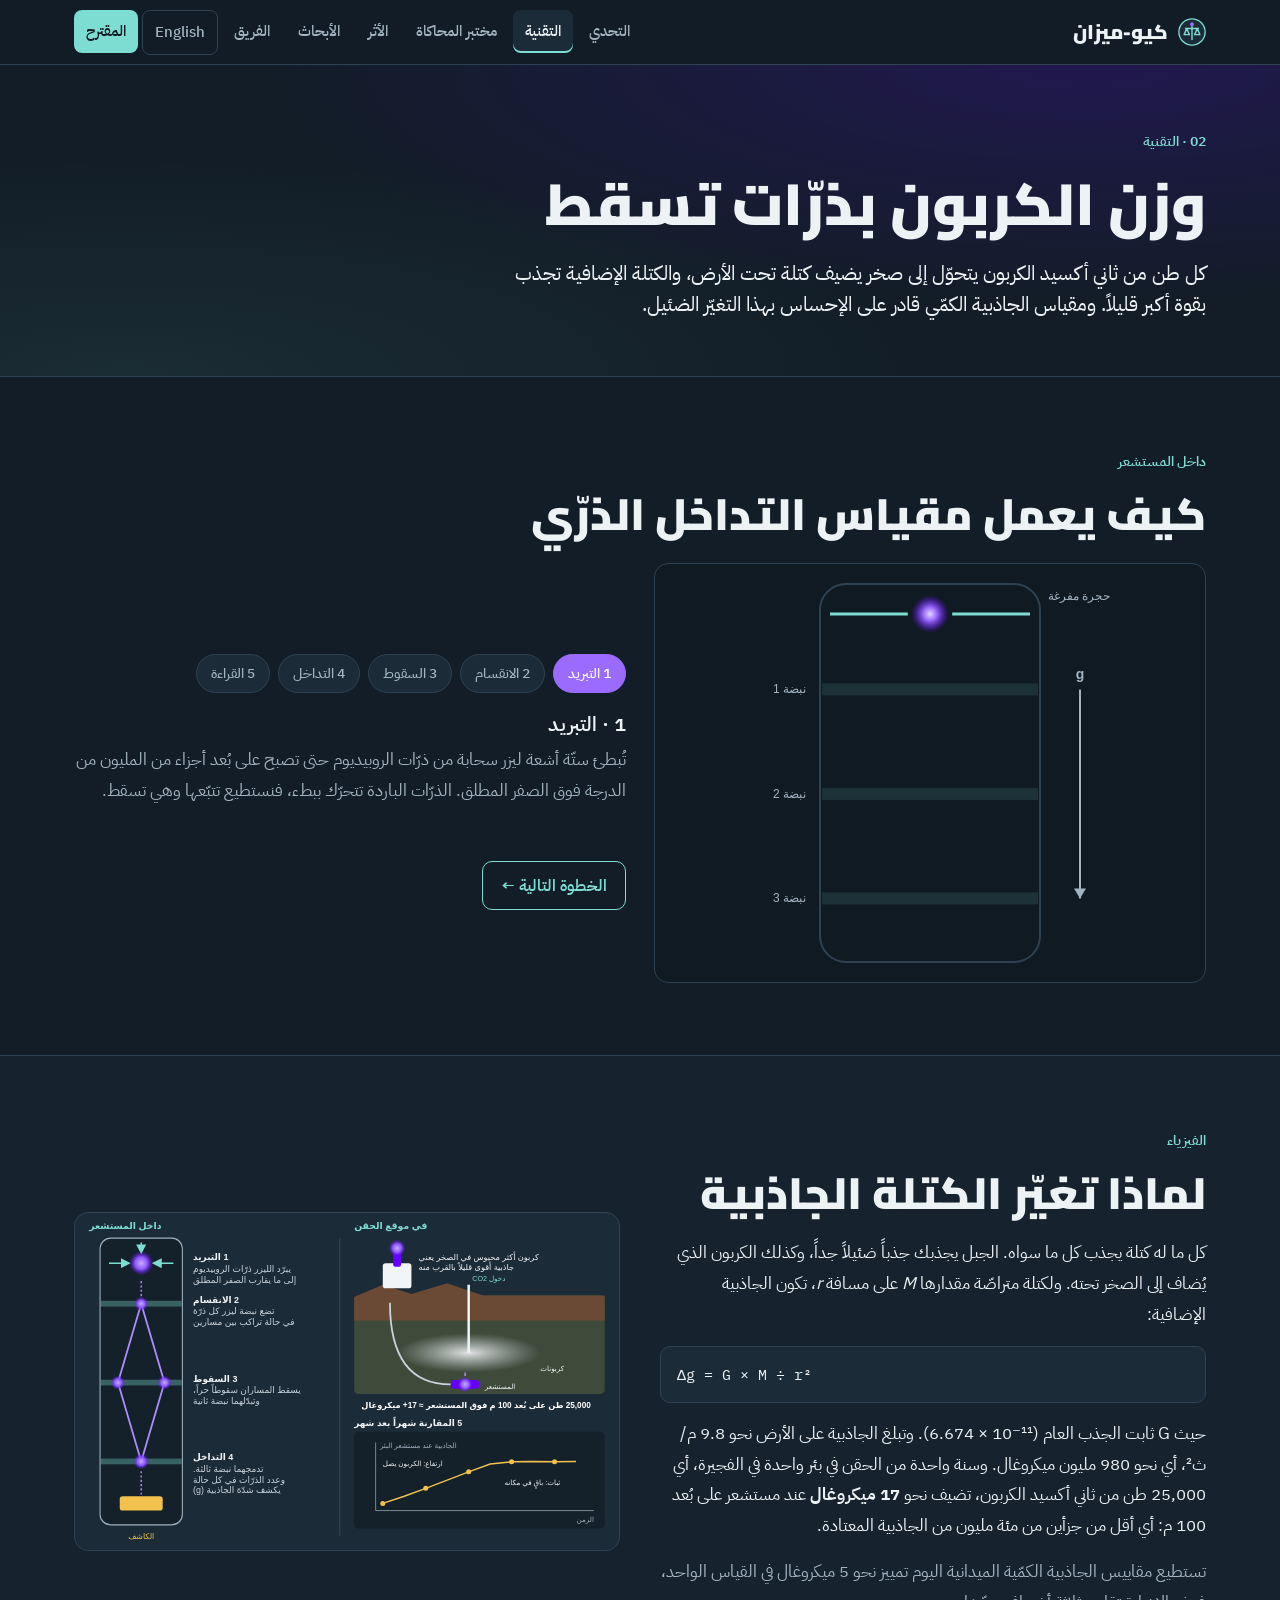
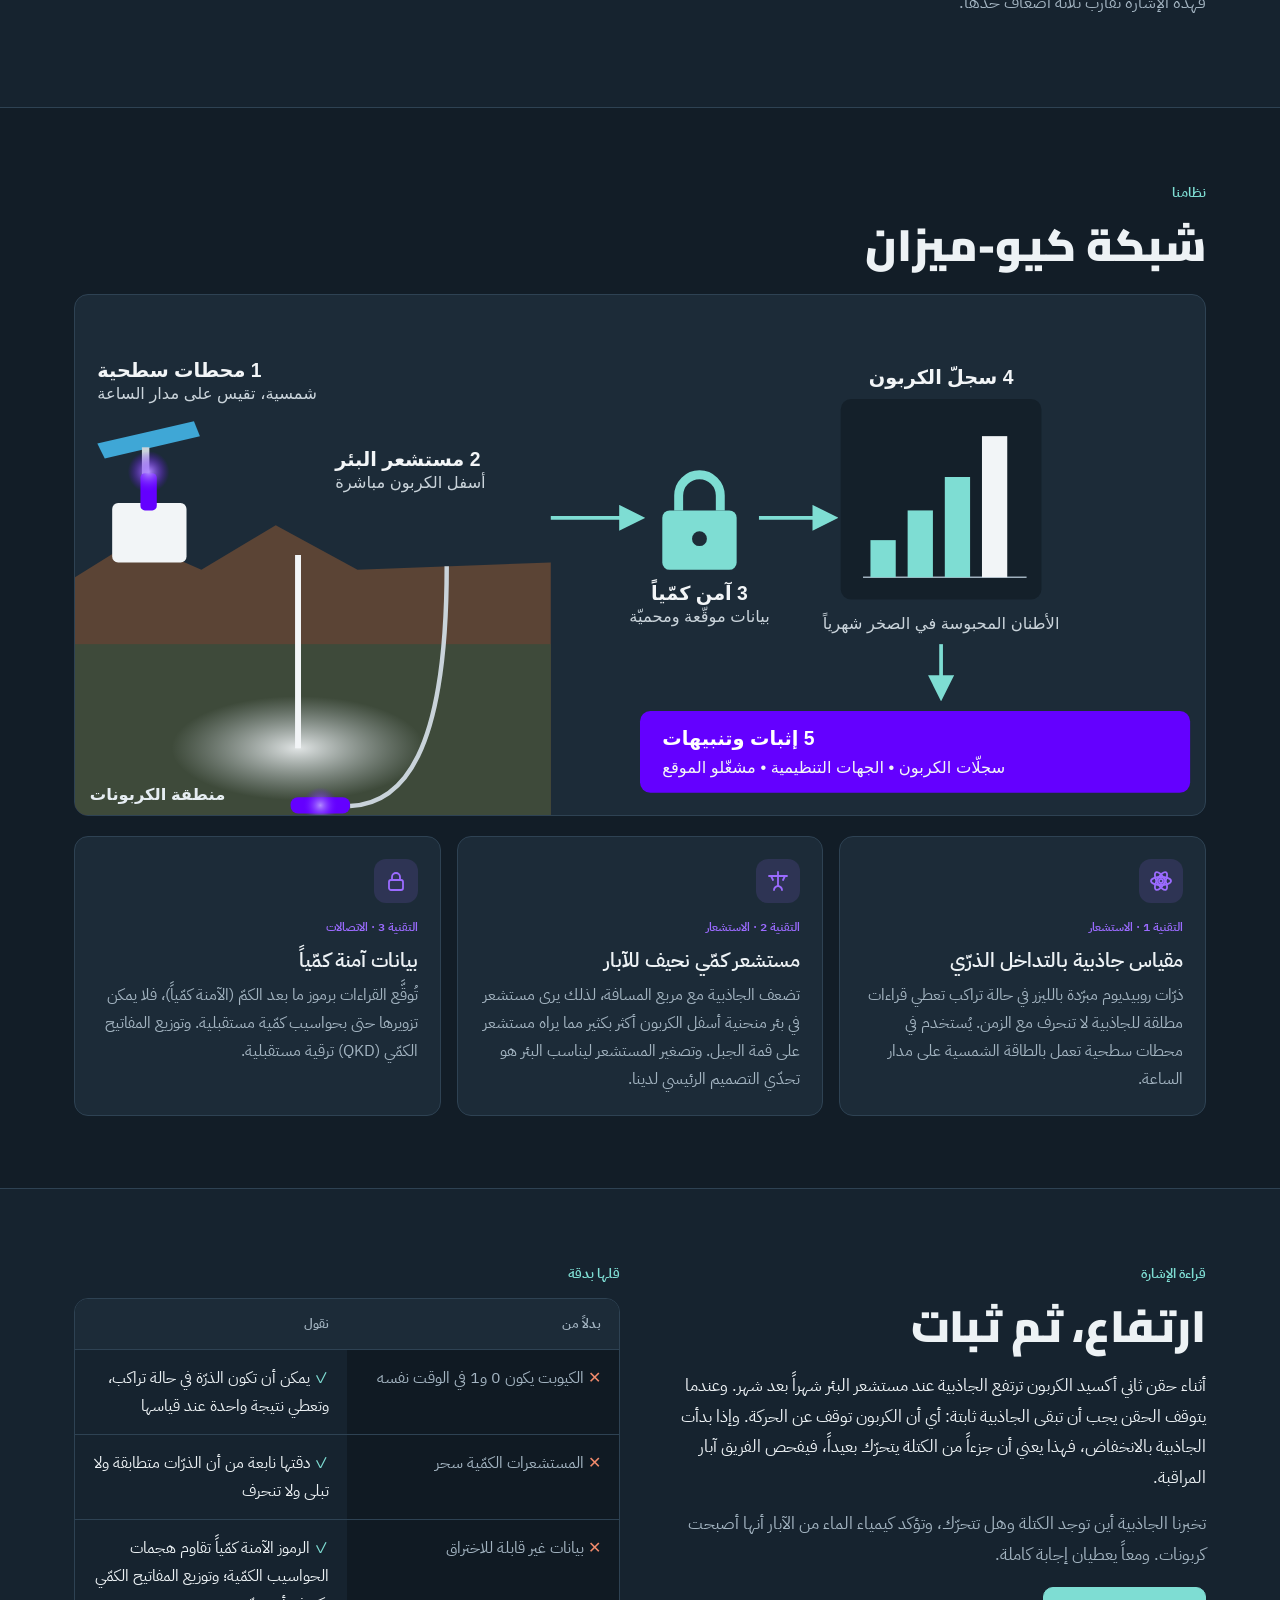
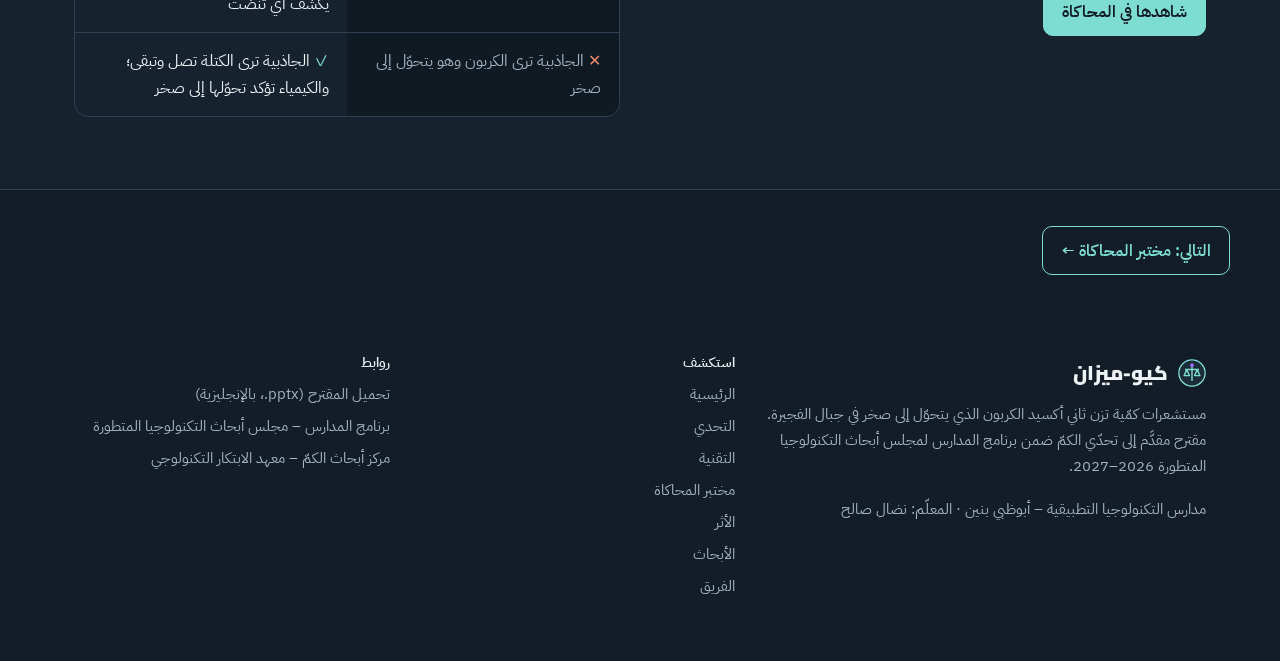
<file: ar/technology.html>
<!DOCTYPE html>
<html lang="ar" dir="rtl">
<head>
<meta charset="utf-8">
<meta name="viewport" content="width=device-width, initial-scale=1">
<title>التقنية · كيو-ميزان</title>
<meta name="description" content="كيف تستخدم مقاييس الجاذبية الكمّية ذرّات فائقة البرودة تسقط لوزن الكربون المحبوس في صخور الفجيرة.">
<meta property="og:title" content="التقنية · كيو-ميزان">
<meta property="og:description" content="كيف تستخدم مقاييس الجاذبية الكمّية ذرّات فائقة البرودة تسقط لوزن الكربون المحبوس في صخور الفجيرة.">
<link rel="alternate" hreflang="en" href="../technology.html">
<link rel="icon" href="../assets/img/favicon.svg" type="image/svg+xml">
<link rel="preconnect" href="https://fonts.googleapis.com">
<link rel="preconnect" href="https://fonts.gstatic.com" crossorigin>
<link href="https://fonts.googleapis.com/css2?family=Cairo:wght@800;900&family=IBM+Plex+Sans+Arabic:wght@400;500;600&family=IBM+Plex+Mono:wght@500&display=swap" rel="stylesheet">
<link rel="stylesheet" href="../assets/css/style.css">
</head>
<body>
<a class="skip" href="#main">انتقل إلى المحتوى</a>
<nav class="nav" aria-label="الرئيسية">
  <div class="wrap">
    <a class="brand" href="index.html"><svg viewBox="0 0 32 32" aria-hidden="true"><circle cx="16" cy="16" r="15" fill="#1C2B38" stroke="#7EDDD3" stroke-width="1.5"/><path d="M8 12h16M16 7v18M10 12l-3 7h6zM22 12l-3 7h6z" stroke="#7EDDD3" stroke-width="1.6" fill="none" stroke-linejoin="round"/><circle cx="16" cy="7" r="2.2" fill="#9B6BFF"/></svg>كيو-ميزان</a>
    <button class="menu-btn" type="button" aria-expanded="false" aria-controls="menu">القائمة</button>
    <ul id="menu"><li><a href="challenge.html">التحدي</a></li><li><a href="technology.html" aria-current="page">التقنية</a></li><li><a href="lab.html">مختبر المحاكاة</a></li><li><a href="impact.html">الأثر</a></li><li><a href="research.html">الأبحاث</a></li><li><a href="team.html">الفريق</a></li><li><a class="lang" href="../technology.html" lang="en" hreflang="en">English</a></li><li><a class="cta" href="../assets/docs/Q-MIZAN_Proposal.pptx">المقترح</a></li></ul>
  </div>
</nav>
<main id="main">

<header class="pagehead"><div class="wrap">
  <div class="eyebrow">02 · التقنية</div>
  <h1>وزن الكربون بذرّات تسقط</h1>
  <p class="lead">كل طن من ثاني أكسيد الكربون يتحوّل إلى صخر يضيف كتلة تحت الأرض، والكتلة الإضافية تجذب بقوة أكبر قليلاً. ومقياس الجاذبية الكمّي قادر على الإحساس بهذا التغيّر الضئيل.</p>
</div></header>

<section>
  <div class="wrap">
    <div class="eyebrow">داخل المستشعر</div>
    <h2>كيف يعمل مقياس التداخل الذرّي</h2>
    <div class="ai" style="margin-top:20px">
      <canvas id="aiCanvas" aria-label="رسم متحرك لمقياس التداخل الذرّي: تبريد الذرّات، وانقسامها إلى مسارين، وسقوطها، ثم إعادة دمجها وقراءتها"></canvas>
      <div>
        <div class="stepper" id="aiSteps" role="group" aria-label="الخطوات"></div>
        <div class="explain" id="aiExplain" aria-live="polite"></div>
        <button type="button" class="btn" id="aiNext">الخطوة التالية ←</button>
      </div>
    </div>
  </div>
</section>

<section class="alt">
  <div class="wrap grid-2">
    <div class="read">
      <div class="eyebrow">الفيزياء</div>
      <h2>لماذا تغيّر الكتلة الجاذبية</h2>
      <p>كل ما له كتلة يجذب كل ما سواه. الجبل يجذبك جذباً ضئيلاً جداً، وكذلك الكربون الذي يُضاف إلى الصخر تحته. ولكتلة متراصّة مقدارها <em>M</em> على مسافة <em>r</em>، تكون الجاذبية الإضافية:</p>
      <div class="formula">Δg = G × M ÷ r²</div>
      <p style="margin-top:16px">حيث G ثابت الجذب العام (‎6.674 × 10⁻¹¹). وتبلغ الجاذبية على الأرض نحو 9.8 م/ث²، أي نحو 980 مليون ميكروغال. وسنة واحدة من الحقن في بئر واحدة في الفجيرة، أي 25,000 طن من ثاني أكسيد الكربون، تضيف نحو <strong>17 ميكروغال</strong> عند مستشعر على بُعد 100 م: أي أقل من جزأين من مئة مليون من الجاذبية المعتادة.</p>
      <p class="muted">تستطيع مقاييس الجاذبية الكمّية الميدانية اليوم تمييز نحو 5 ميكروغال في القياس الواحد، فهذه الإشارة تقارب ثلاثة أضعاف حدّها.</p>
    </div>
    <figure class="figure"><img src="../assets/img/ar/diagram.svg" alt="رسم توضيحي: داخل المستشعر تُبرَّد الذرّات وتنقسم وتسقط وتتداخل؛ وفي موقع الحقن يرى مستشعر البئر أسفل منطقة الكربونات الجاذبية ترتفع ثم تثبت"></figure>
  </div>
</section>

<section>
  <div class="wrap">
    <div class="eyebrow">نظامنا</div>
    <h2>شبكة كيو-ميزان</h2>
    <figure class="figure" style="margin-top:20px"><img src="../assets/img/ar/system.svg" alt="مخطط النظام: محطات سطحية ومستشعر بئر يرسلان بيانات موقّعة وآمنة كمّياً إلى سجلّ الكربون، الذي يصدر الإثبات والتنبيهات"></figure>
    <div class="grid-3" style="margin-top:20px">
      <div class="card"><div class="icon v"><svg viewBox="0 0 24 24"><circle cx="12" cy="12" r="2"/><ellipse cx="12" cy="12" rx="10" ry="4"/><ellipse cx="12" cy="12" rx="10" ry="4" transform="rotate(60 12 12)"/><ellipse cx="12" cy="12" rx="10" ry="4" transform="rotate(120 12 12)"/></svg></div><div class="k">التقنية 1 · الاستشعار</div><h3>مقياس جاذبية بالتداخل الذرّي</h3><p>ذرّات روبيديوم مبرّدة بالليزر في حالة تراكب تعطي قراءات مطلقة للجاذبية لا تنحرف مع الزمن. يُستخدم في محطات سطحية تعمل بالطاقة الشمسية على مدار الساعة.</p></div>
      <div class="card"><div class="icon v"><svg viewBox="0 0 24 24"><path d="M3 7h18M12 3v14"/><path d="M8 21c0-2 2-4 4-4s4 2 4 4"/><path d="M5 7l2 4M19 7l-2 4"/></svg></div><div class="k">التقنية 2 · الاستشعار</div><h3>مستشعر كمّي نحيف للآبار</h3><p>تضعف الجاذبية مع مربع المسافة، لذلك يرى مستشعر في بئر منحنية أسفل الكربون أكثر بكثير مما يراه مستشعر على قمة الجبل. وتصغير المستشعر ليناسب البئر هو تحدّي التصميم الرئيسي لدينا.</p></div>
      <div class="card"><div class="icon v"><svg viewBox="0 0 24 24"><rect x="5" y="11" width="14" height="10" rx="2"/><path d="M8 11V8a4 4 0 0 1 8 0v3"/></svg></div><div class="k">التقنية 3 · الاتصالات</div><h3>بيانات آمنة كمّياً</h3><p>تُوقَّع القراءات برموز ما بعد الكمّ (الآمنة كمّياً)، فلا يمكن تزويرها حتى بحواسيب كمّية مستقبلية. وتوزيع المفاتيح الكمّي (QKD) ترقية مستقبلية.</p></div>
    </div>
  </div>
</section>

<section class="alt">
  <div class="wrap grid-2 top">
    <div>
      <div class="eyebrow">قراءة الإشارة</div>
      <h2>ارتفاع، ثم ثبات</h2>
      <p class="read">أثناء حقن ثاني أكسيد الكربون ترتفع الجاذبية عند مستشعر البئر شهراً بعد شهر. وعندما يتوقف الحقن يجب أن تبقى الجاذبية ثابتة: أي أن الكربون توقف عن الحركة. وإذا بدأت الجاذبية بالانخفاض، فهذا يعني أن جزءاً من الكتلة يتحرّك بعيداً، فيفحص الفريق آبار المراقبة.</p>
      <p class="read muted">تخبرنا الجاذبية أين توجد الكتلة وهل تتحرّك، وتؤكد كيمياء الماء من الآبار أنها أصبحت كربونات. ومعاً يعطيان إجابة كاملة.</p>
      <a class="btn primary" href="lab.html#monitor">شاهدها في المحاكاة</a>
    </div>
    <div>
      <div class="eyebrow">قلها بدقة</div>
      <div class="myth">
        <div class="h">بدلاً من</div><div class="h">نقول</div>
        <div class="x">الكيوبت يكون 0 و1 في الوقت نفسه</div><div class="ok">يمكن أن تكون الذرّة في حالة تراكب، وتعطي نتيجة واحدة عند قياسها</div>
        <div class="x">المستشعرات الكمّية سحر</div><div class="ok">دقتها نابعة من أن الذرّات متطابقة ولا تبلى ولا تنحرف</div>
        <div class="x">بيانات غير قابلة للاختراق</div><div class="ok">الرموز الآمنة كمّياً تقاوم هجمات الحواسيب الكمّية؛ وتوزيع المفاتيح الكمّي يكشف أي تنصّت</div>
        <div class="x">الجاذبية ترى الكربون وهو يتحوّل إلى صخر</div><div class="ok">الجاذبية ترى الكتلة تصل وتبقى؛ والكيمياء تؤكد تحوّلها إلى صخر</div>
      </div>
    </div>
  </div>
</section>
<div class="wrap next-page"><a class="btn" href="lab.html">التالي: مختبر المحاكاة ←</a></div>

</main>
<footer>
  <div class="wrap">
    <div>
      <a class="brand" href="index.html" style="margin-bottom:10px"><svg viewBox="0 0 32 32" aria-hidden="true"><circle cx="16" cy="16" r="15" fill="#1C2B38" stroke="#7EDDD3" stroke-width="1.5"/><path d="M8 12h16M16 7v18M10 12l-3 7h6zM22 12l-3 7h6z" stroke="#7EDDD3" stroke-width="1.6" fill="none" stroke-linejoin="round"/><circle cx="16" cy="7" r="2.2" fill="#9B6BFF"/></svg>كيو-ميزان</a>
      <p>مستشعرات كمّية تزن ثاني أكسيد الكربون الذي يتحوّل إلى صخر في جبال الفجيرة. مقترح مقدَّم إلى تحدّي الكمّ ضمن برنامج المدارس لمجلس أبحاث التكنولوجيا المتطورة 2026–2027.</p>
      <p>مدارس التكنولوجيا التطبيقية – أبوظبي بنين · المعلّم: نضال صالح</p>
    </div>
    <div><h4>استكشف</h4><ul><li><a href="index.html">الرئيسية</a></li><li><a href="challenge.html">التحدي</a></li><li><a href="technology.html">التقنية</a></li><li><a href="lab.html">مختبر المحاكاة</a></li><li><a href="impact.html">الأثر</a></li><li><a href="research.html">الأبحاث</a></li><li><a href="team.html">الفريق</a></li></ul></div>
    <div><h4>روابط</h4><ul><li><a href="../assets/docs/Q-MIZAN_Proposal.pptx">تحميل المقترح (‎.pptx، بالإنجليزية)</a></li><li><a href="https://atrcschoolprogram.ae">برنامج المدارس – مجلس أبحاث التكنولوجيا المتطورة</a></li><li><a href="https://www.tii.ae/quantum">مركز أبحاث الكمّ – معهد الابتكار التكنولوجي</a></li></ul></div>
  </div>
</footer>
<script src="../assets/js/main.js"></script>

</body>
</html>
</file>
<file: assets/css/style.css>
/* Q-MIZAN site
   One visual world: ATRC night blue, Fujairah rock browns, teal for data, violet for the quantum sensor. */
:root{
  --bg:#121D27; --bg-2:#16232F; --panel:#1C2B38; --panel-2:#101A23; --line:#2E4253;
  --ink:#EDF2F5; --muted:#A3B4C1; --faint:#71879A;
  --teal:#7EDDD3; --violet:#9B6BFF; --violet-deep:#6400FF; --sand:#D9B77E; --rock:#6B4A35;
  --warn:#F2C14E; --bad:#F08A6B;
  --display:"Archivo Black","Arial Black",Arial,sans-serif;
  --body:"IBM Plex Sans","Segoe UI",Arial,sans-serif;
  --mono:"IBM Plex Mono",ui-monospace,Menlo,monospace;
  --r:14px; --max:1180px;
  color-scheme:dark;
}
*{box-sizing:border-box}
html{scroll-behavior:smooth}
html,body{margin:0;background:var(--bg);color:var(--ink);font-family:var(--body);font-size:17px;line-height:1.65}
img{max-width:100%;height:auto;display:block}
a{color:var(--teal);text-underline-offset:3px}
a:hover{color:#fff}
:focus-visible{outline:2px solid var(--teal);outline-offset:3px;border-radius:4px}
h1,h2,h3,h4{margin:0;text-wrap:balance;line-height:1.1}
h1{font-family:var(--display);font-size:clamp(46px,7.5vw,92px);letter-spacing:.005em}
h2{font-family:var(--display);font-size:clamp(28px,3.8vw,44px);margin-bottom:16px}
h3{font-size:20px;font-weight:600;margin-bottom:8px;line-height:1.3}
h4{font-size:16px;font-weight:600;margin-bottom:4px}
p{margin:0 0 16px}
ul,ol{margin:0 0 16px;padding-left:22px}
li{margin-bottom:6px}
.wrap{max-width:var(--max);margin:0 auto;padding:0 24px}
.read{max-width:68ch}
.lead{font-size:20px;line-height:1.55;color:var(--ink);max-width:60ch}
.muted{color:var(--muted)}
.num,.mono{font-family:var(--mono);font-variant-numeric:tabular-nums}
.eyebrow{font-size:12.5px;font-weight:600;letter-spacing:.18em;text-transform:uppercase;color:var(--teal);margin-bottom:12px}
.skip{position:absolute;inset-inline-start:8px;top:-60px;background:var(--teal);color:#0E1A22;padding:8px 12px;border-radius:8px;z-index:100}
.skip:focus{top:8px}
body{overflow-x:hidden}

/* nav */
.nav{position:sticky;top:0;z-index:50;background:rgba(18,29,39,.92);backdrop-filter:blur(10px);border-bottom:1px solid var(--line)}
.nav .wrap{display:flex;align-items:center;justify-content:space-between;height:64px;gap:16px}
.brand{display:flex;align-items:center;gap:10px;text-decoration:none;color:var(--ink);font-family:var(--display);font-size:20px;letter-spacing:.02em}
.brand svg{width:28px;height:28px}
.nav ul{list-style:none;display:flex;gap:4px;margin:0;padding:0}
.nav li{margin:0}
.nav ul a{display:block;padding:8px 12px;border-radius:8px;color:var(--muted);text-decoration:none;font-size:15px;font-weight:500}
.nav ul a:hover{color:var(--ink);background:var(--panel)}
.nav ul a[aria-current="page"]{color:var(--ink);background:var(--panel);box-shadow:inset 0 -2px 0 var(--teal)}
.nav .cta{background:var(--teal);color:#0E1A22!important}
.nav .cta:hover{background:#A5ECE4!important}
.menu-btn{display:none;background:transparent;border:1px solid var(--line);color:var(--ink);border-radius:8px;padding:7px 10px;font:500 15px var(--body);cursor:pointer}

/* page head */
.pagehead{padding:64px 0 40px;border-bottom:1px solid var(--line);background:radial-gradient(ellipse at 85% 0%,rgba(100,0,255,.18),transparent 55%),radial-gradient(ellipse at 10% 100%,rgba(126,221,211,.08),transparent 50%)}
.pagehead h1{font-size:clamp(38px,5.5vw,64px);margin-bottom:16px}

section{padding:72px 0;border-bottom:1px solid var(--line)}
section.alt{background:var(--bg-2)}
.grid-2{display:grid;grid-template-columns:1fr 1fr;gap:40px;align-items:center}
.grid-2.top{align-items:start}
.grid-3{display:grid;grid-template-columns:repeat(3,1fr);gap:16px}
.grid-4{display:grid;grid-template-columns:repeat(4,1fr);gap:16px}

/* home hero */
.hero{padding:56px 0 64px;background:radial-gradient(ellipse at 80% 10%,rgba(100,0,255,.22),transparent 55%),radial-gradient(ellipse at 0% 90%,rgba(126,221,211,.10),transparent 50%);border-bottom:1px solid var(--line)}
.hero .grid-2{grid-template-columns:1fr 1.2fr}
.hero .tag{font-size:22px;line-height:1.45;margin:20px 0 26px;max-width:28ch}
.btns{display:flex;gap:12px;flex-wrap:wrap}
.btn{display:inline-flex;align-items:center;gap:8px;padding:12px 18px;border-radius:10px;font:600 15.5px var(--body);text-decoration:none;cursor:pointer;border:1px solid var(--teal);color:var(--teal);background:transparent}
.btn:hover{background:rgba(126,221,211,.1);color:var(--teal)}
.btn.primary{background:var(--teal);color:#0E1A22}
.btn.primary:hover{background:#A5ECE4;color:#0E1A22}
.badge{display:inline-flex;align-items:center;gap:8px;font-size:13px;color:var(--muted);border:1px solid var(--line);padding:6px 12px;border-radius:999px;margin-bottom:22px}
.badge i{width:8px;height:8px;border-radius:50%;background:var(--violet);box-shadow:0 0 10px var(--violet)}

/* figures and cards */
.figure{background:var(--panel);border:1px solid var(--line);border-radius:var(--r);overflow:hidden;margin:0}
.figure img{width:100%}
figcaption{font-size:14px;color:var(--muted);padding:10px 16px}
.card{background:var(--panel);border:1px solid var(--line);border-radius:var(--r);padding:22px}
.card p{color:var(--muted);font-size:15.5px;margin:0}
.card p+p{margin-top:10px}
.card .k{font-size:12px;letter-spacing:.16em;text-transform:uppercase;color:var(--violet);font-weight:600;margin-bottom:8px}
.card.link{text-decoration:none;color:inherit;display:block;transition:border-color .15s, transform .15s}
.card.link:hover{border-color:var(--teal);transform:translateY(-2px)}
.card.link .go{color:var(--teal);font-weight:600;font-size:15px;margin-top:14px;display:inline-block}
.icon{width:44px;height:44px;border-radius:12px;display:grid;place-items:center;background:rgba(126,221,211,.12);margin-bottom:14px}
.icon svg{width:24px;height:24px;stroke:var(--teal);fill:none;stroke-width:1.8;stroke-linecap:round;stroke-linejoin:round}
.icon.v{background:rgba(155,107,255,.14)} .icon.v svg{stroke:var(--violet)}
.stat{background:var(--panel);border:1px solid var(--line);border-radius:var(--r);padding:20px}
.stat .big{font-family:var(--display);font-size:clamp(26px,3vw,34px);color:var(--teal);line-height:1.1}
.stat .lab{font-size:14.5px;color:var(--muted);margin-top:8px}
.stat .src{font-size:12.5px;color:var(--faint);margin-top:8px}
.callout{border:1px solid rgba(242,193,78,.35);background:rgba(242,193,78,.06);border-radius:var(--r);padding:20px 22px}
.callout .k{color:var(--warn);font-size:12px;letter-spacing:.16em;text-transform:uppercase;font-weight:600;margin-bottom:8px}
.callout p{margin:0;color:var(--ink)}
.quote{font-family:var(--display);font-size:clamp(24px,3vw,34px);line-height:1.25;max-width:26ch}
.quote em{font-style:normal;color:var(--teal)}

/* steps / process */
.steps{display:grid;grid-template-columns:repeat(4,1fr);gap:0;counter-reset:s;margin-top:28px}
.step{position:relative;padding:22px 22px 22px 0;border-top:2px solid var(--line)}
.step::before{counter-increment:s;content:counter(s,decimal-leading-zero);font-family:var(--mono);color:var(--teal);font-size:14px;display:block;margin-bottom:10px}
.step.on{border-top-color:var(--teal)}
.step p{color:var(--muted);font-size:15.5px;margin:0}

/* comparison table */
.tablewrap{overflow-x:auto;border:1px solid var(--line);border-radius:var(--r)}
table{border-collapse:collapse;width:100%;min-width:640px;font-size:15px}
th,td{padding:14px 16px;text-align:left;border-bottom:1px solid var(--line);vertical-align:top}
th{font-size:12.5px;letter-spacing:.12em;text-transform:uppercase;color:var(--muted);font-weight:600;background:var(--panel-2)}
tr:last-child td{border-bottom:0}
td.us{background:rgba(126,221,211,.06)}
.yes{color:var(--teal);font-weight:600} .no{color:var(--bad);font-weight:600} .part{color:var(--warn);font-weight:600}

/* interferometer explainer */
.ai{display:grid;grid-template-columns:1fr 1fr;gap:28px;align-items:center}
.ai canvas{width:100%;height:420px;background:var(--panel-2);border:1px solid var(--line);border-radius:var(--r)}
.stepper{display:flex;gap:8px;flex-wrap:wrap;margin:18px 0}
.stepper button{background:var(--panel);border:1px solid var(--line);color:var(--muted);border-radius:999px;padding:8px 14px;font:500 14px var(--body);cursor:pointer}
.stepper button[aria-pressed="true"]{background:var(--violet);border-color:var(--violet);color:#fff}
.ai .explain{min-height:150px}

/* myths */
.myth{display:grid;grid-template-columns:1fr 1fr;gap:0;border:1px solid var(--line);border-radius:var(--r);overflow:hidden}
.myth > div{padding:14px 18px;border-bottom:1px solid var(--line);font-size:15.5px}
.myth > div:nth-last-child(-n+2){border-bottom:0}
.myth .x{color:var(--muted);background:var(--panel-2)}
.myth .x::before{content:"✕ ";color:var(--bad)}
.myth .ok::before{content:"✓ ";color:var(--teal)}
.myth .h{font-size:12.5px;letter-spacing:.12em;text-transform:uppercase;font-weight:600;color:var(--muted);background:var(--panel)}
.myth .h::before{content:none}

/* simulation lab */
.sim{background:var(--panel-2);border:1px solid var(--line);border-radius:18px;padding:26px;margin-top:26px}
.sim-head{display:flex;justify-content:space-between;align-items:baseline;gap:16px;flex-wrap:wrap;margin-bottom:6px}
.sim-head h3{margin:0}
.simgrid{display:grid;grid-template-columns:310px 1fr;gap:28px;margin-top:18px}
.ctl{display:grid;gap:18px;align-content:start}
.ctl label{display:flex;justify-content:space-between;gap:8px;font-size:14.5px;font-weight:500;margin-bottom:4px}
.ctl label span{font-family:var(--mono);color:var(--teal);white-space:nowrap}
.ctl .hint{font-size:13px;color:var(--faint);margin-top:2px}
input[type=range]{width:100%;accent-color:var(--teal)}
.seg{display:flex;border:1px solid var(--line);border-radius:10px;overflow:hidden;flex-wrap:wrap}
.seg button{flex:1;min-width:70px;background:transparent;color:var(--muted);border:0;padding:9px 6px;font:500 14px var(--body);cursor:pointer}
.seg button+button{border-left:1px solid var(--line)}
.seg button[aria-pressed="true"]{background:var(--teal);color:#0E1A22}
.readout{display:flex;flex-wrap:wrap;gap:12px;align-items:center;margin-bottom:12px;min-height:40px}
.readout .val{font-family:var(--display);font-size:36px;line-height:1}
.pill{display:inline-block;border-radius:999px;padding:5px 12px;font-size:14px;font-weight:600}
.pill.ok{background:rgba(126,221,211,.16);color:var(--teal)}
.pill.no{background:rgba(240,138,107,.16);color:var(--bad)}
.pill.warn{background:rgba(242,193,78,.16);color:var(--warn)}
.sim canvas{width:100%;height:320px;display:block;background:var(--panel);border-radius:12px}
.sim canvas.tall{height:400px}
.legend{display:flex;gap:16px;flex-wrap:wrap;font-size:13.5px;color:var(--muted);margin-top:10px}
.legend i{display:inline-block;width:18px;height:3px;vertical-align:middle;margin-right:6px;border-radius:2px}
.legend i.dot{width:9px;height:9px;border-radius:50%}
.note{font-size:14px;color:var(--muted);margin-top:10px}
.formula{font-family:var(--mono);background:var(--panel);border:1px solid var(--line);border-radius:10px;padding:14px 16px;font-size:15px;overflow-x:auto}
.tabs{display:flex;gap:8px;flex-wrap:wrap;margin-top:22px}
.tabs a{padding:8px 14px;border:1px solid var(--line);border-radius:999px;color:var(--muted);text-decoration:none;font-size:14.5px}
.tabs a:hover{border-color:var(--teal);color:var(--ink)}

/* timeline */
.tl{list-style:none;padding:0;margin:26px 0 0;position:relative}
.tl::before{content:"";position:absolute;left:118px;top:0;bottom:0;width:1px;background:var(--line)}
.tl li{display:grid;grid-template-columns:118px 1fr;gap:28px;padding:18px 0;margin:0;position:relative}
.tl li::after{content:"";position:absolute;left:113px;top:26px;width:11px;height:11px;border-radius:50%;background:var(--bg);border:2px solid var(--teal)}
.tl li.uae::after{background:var(--sand);border-color:var(--sand)}
.tl .yr{font-family:var(--mono);color:var(--teal);font-size:16px;padding-top:2px}
.tl h4{font-size:17px}
.tl p{margin:4px 0 6px;color:var(--muted);font-size:15.5px}
.tl a{font-size:14px}
.tag-uae{display:inline-block;font-size:11.5px;letter-spacing:.12em;text-transform:uppercase;color:#1B1407;background:var(--sand);border-radius:6px;padding:2px 7px;margin-left:8px;vertical-align:2px;font-weight:600}
dl.gloss{display:grid;grid-template-columns:220px 1fr;gap:0;border-top:1px solid var(--line)}
dl.gloss dt,dl.gloss dd{margin:0;padding:14px 0;border-bottom:1px solid var(--line)}
dl.gloss dt{font-weight:600}
dl.gloss dd{color:var(--muted)}
ol.src{font-size:15px;color:var(--muted);padding-left:24px}
ol.src li{margin-bottom:10px}

/* TRL */
.trl{display:grid;grid-template-columns:repeat(9,1fr);gap:6px;margin:22px 0}
.trl div{border-top:4px solid var(--line);padding-top:8px;font-size:13px;color:var(--muted)}
.trl b{display:block;font-family:var(--display);font-size:22px;color:var(--ink)}
.trl .now{border-color:var(--violet)} .trl .now b{color:var(--violet)}
.trl .next{border-color:var(--teal)}

/* team */
.team{display:grid;grid-template-columns:repeat(5,1fr);gap:14px}
.member{background:var(--panel);border:1px solid var(--line);border-radius:var(--r);padding:20px;text-align:left}
.avatar{width:56px;height:56px;border-radius:50%;display:grid;place-items:center;font-family:var(--display);font-size:20px;color:#0E1A22;background:var(--teal);margin-bottom:14px}
.member:nth-child(2) .avatar{background:var(--violet);color:#fff}
.member:nth-child(3) .avatar{background:var(--sand)}
.member:nth-child(4) .avatar{background:#3FA7D6}
.member:nth-child(5) .avatar{background:#C9D3DA}
.member h4{font-size:16.5px}
.member p{font-size:14px;color:var(--muted);margin:2px 0 0}
.logo-chip{background:#fff;border-radius:12px;padding:12px 18px;display:inline-block}
.logo-chip img{height:56px;width:auto}

/* footer */
footer{padding:44px 0 56px;color:var(--muted);font-size:14.5px}
footer .wrap{display:grid;grid-template-columns:1.4fr 1fr 1fr;gap:28px}
footer h4{color:var(--ink);font-size:14px;letter-spacing:.12em;text-transform:uppercase;margin-bottom:10px}
footer ul{list-style:none;padding:0;margin:0}
footer li{margin-bottom:6px}
footer a{color:var(--muted);text-decoration:none}
footer a:hover{color:var(--teal)}
.next-page{display:flex;justify-content:flex-end;padding:36px 0}

@media (max-width:980px){
  .grid-4{grid-template-columns:1fr 1fr}
  .team{grid-template-columns:repeat(3,1fr)}
  .steps{grid-template-columns:1fr 1fr}
}
@media (max-width:860px){
  .menu-btn{display:block}
  .nav ul{display:none;position:absolute;top:64px;left:0;right:0;flex-direction:column;background:var(--bg);border-bottom:1px solid var(--line);padding:10px 16px 16px}
  .nav ul.open{display:flex}
  .grid-2,.hero .grid-2,.simgrid,.ai{grid-template-columns:1fr}
  .grid-3{grid-template-columns:1fr}
  .trl{grid-template-columns:repeat(3,1fr)}
  footer .wrap{grid-template-columns:1fr}
  dl.gloss{grid-template-columns:1fr} dl.gloss dt{border-bottom:0;padding-bottom:0}
  .myth{grid-template-columns:1fr} .myth .h:nth-child(2){display:none}
}
@media (max-width:520px){
  body{font-size:16px}
  .grid-4,.steps,.team{grid-template-columns:1fr}
  .tl::before,.tl li::after{display:none}
  .tl li{grid-template-columns:1fr;gap:4px}
  section{padding:52px 0}
}
@media (prefers-reduced-motion:reduce){*{transition:none!important;scroll-behavior:auto!important}}

/* ---------- language switch ---------- */
.nav ul a.lang{border:1px solid var(--line)}

/* ---------- Arabic / right-to-left ---------- */
html[lang="ar"]{
  --display:"Cairo","IBM Plex Sans Arabic","Segoe UI",Tahoma,sans-serif;
  --body:"IBM Plex Sans Arabic","Segoe UI",Tahoma,Arial,sans-serif;
}
html[lang="ar"] body{line-height:1.8}
html[lang="ar"] h1,html[lang="ar"] h2{font-weight:900;line-height:1.3;letter-spacing:0}
html[lang="ar"] h1{font-size:clamp(42px,7vw,84px)}
html[lang="ar"] .pagehead h1{font-size:clamp(34px,5vw,58px)}
html[lang="ar"] .quote{font-weight:900;line-height:1.45}
html[lang="ar"] .eyebrow,html[lang="ar"] th,html[lang="ar"] .card .k,html[lang="ar"] .callout .k,
html[lang="ar"] footer h4,html[lang="ar"] .myth .h,html[lang="ar"] .tag-uae{letter-spacing:0}
html[lang="ar"] .eyebrow{font-size:14px}
html[lang="ar"] .brand{letter-spacing:0;font-weight:900}
[dir="rtl"] th,[dir="rtl"] td{text-align:right}
[dir="rtl"] .step{padding:22px 0 22px 22px}
[dir="rtl"] .tl::before{left:auto;right:118px}
[dir="rtl"] .tl li::after{left:auto;right:113px}
[dir="rtl"] .member{text-align:right}
[dir="rtl"] .next-page{justify-content:flex-start}
canvas{direction:ltr}
.ltr{direction:ltr;unicode-bidi:isolate;display:inline-block}
[dir="rtl"] .formula{direction:ltr;text-align:left}
</file>
